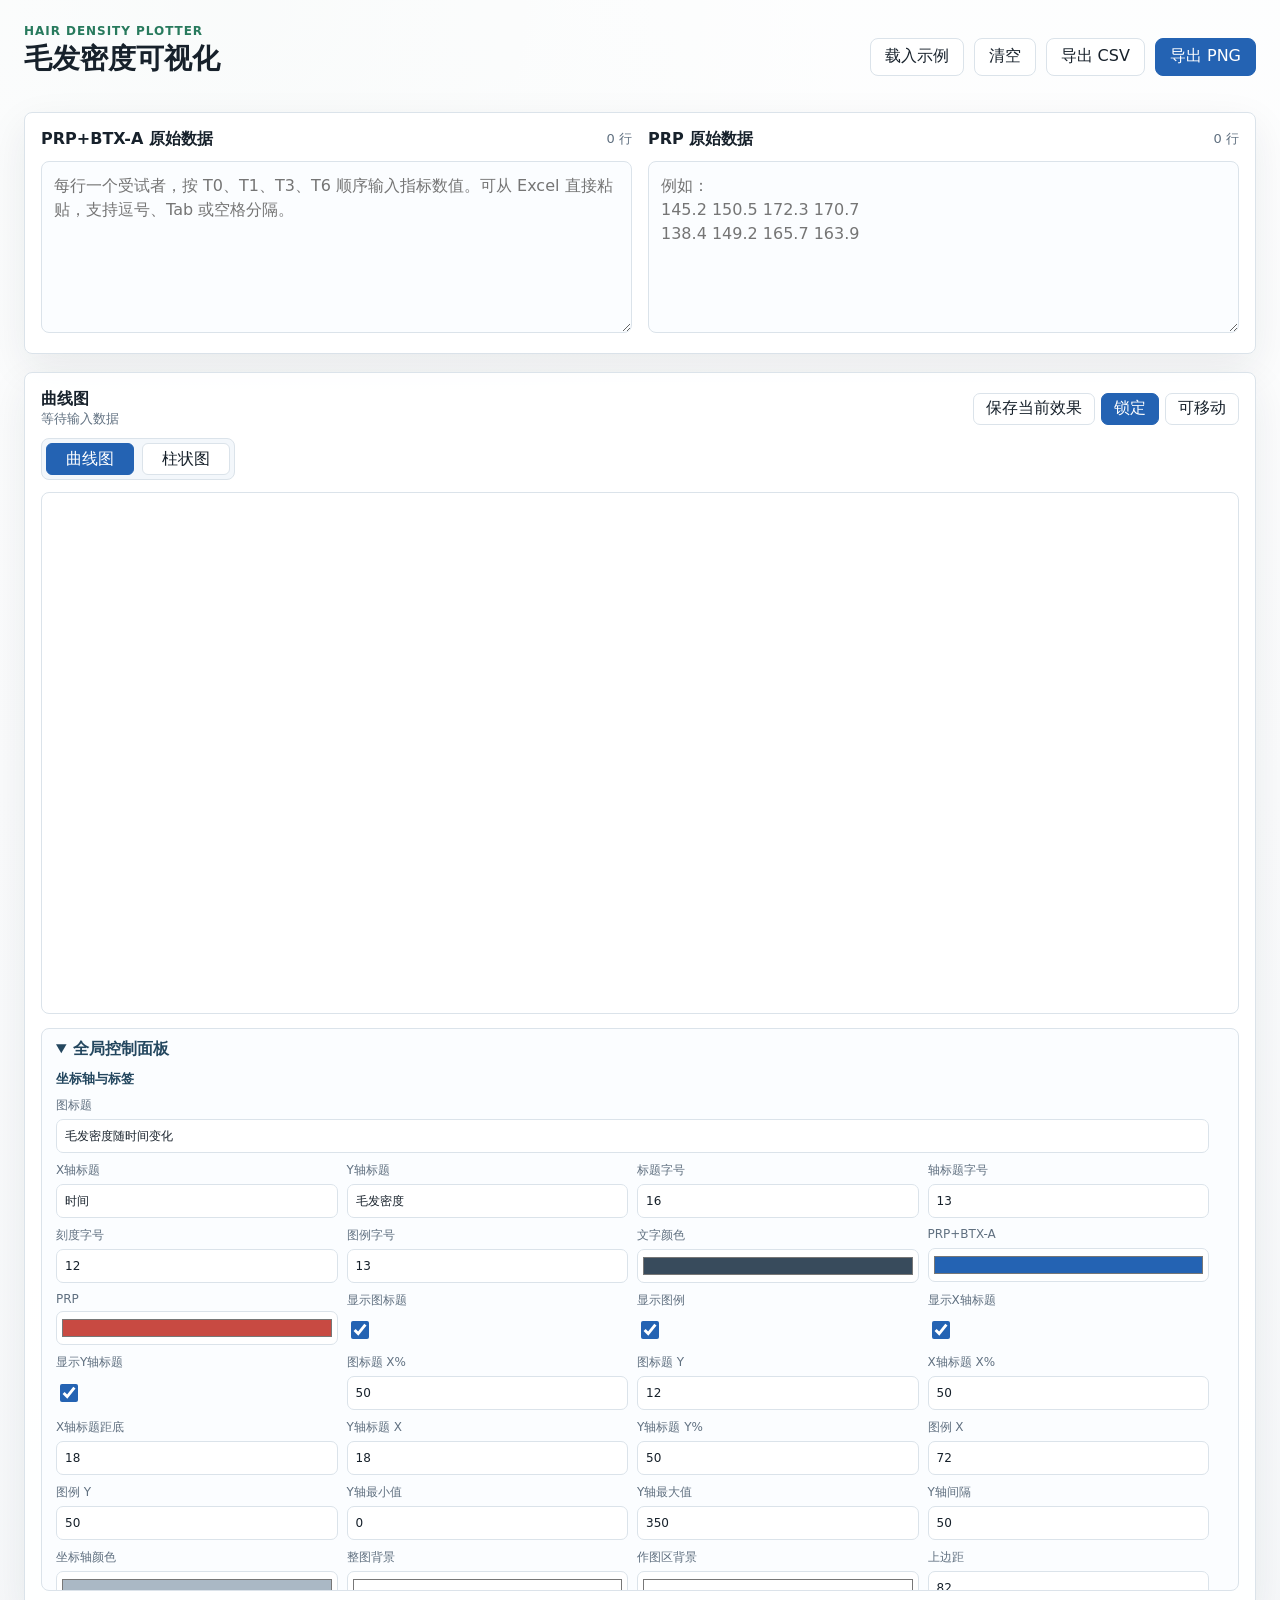
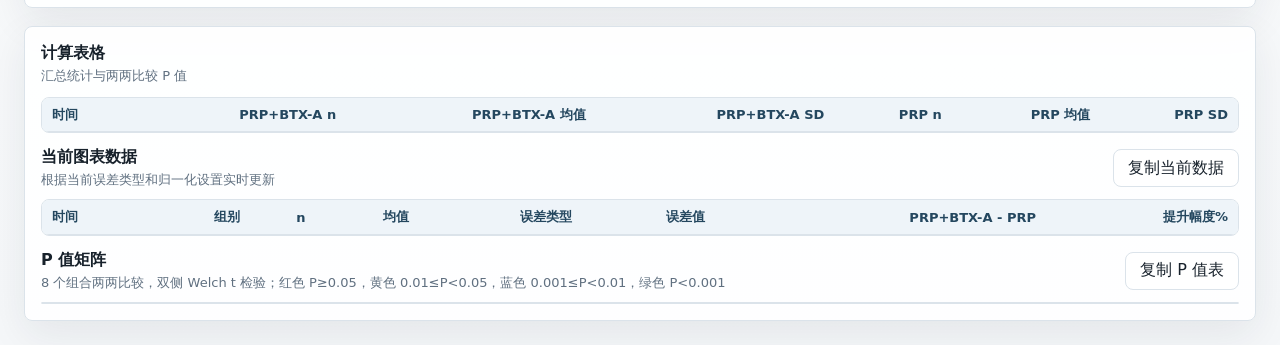
<file: hair-density-web/index.html>
<!doctype html>
<html lang="zh-CN">
  <head>
    <meta charset="UTF-8" />
    <meta name="viewport" content="width=device-width, initial-scale=1.0" />
    <title>毛发密度曲线图工具</title>
    <link rel="stylesheet" href="./styles.css" />
  </head>
  <body>
    <main class="app-shell">
      <section class="workspace">
        <header class="topbar">
          <div>
            <p class="eyebrow">Hair Density Plotter</p>
            <h1 id="appTitle">毛发密度可视化</h1>
          </div>
          <div class="actions">
            <button id="loadExample" type="button">载入示例</button>
            <button id="clearAll" type="button">清空</button>
            <button id="exportCsv" type="button">导出 CSV</button>
            <button id="exportPng" type="button" class="primary">导出 PNG</button>
          </div>
        </header>

        <section id="metricNav" class="metric-nav" aria-label="指标切换"></section>

        <section class="content-flow">
          <section class="data-panel" aria-label="原始数据输入">
            <section class="section-block">
              <div class="section-title">
                <h2 id="expPanelTitle">PRP+BTX-A 原始数据</h2>
                <span id="expStatus">0 行</span>
              </div>
              <textarea
                id="expInput"
                spellcheck="false"
                placeholder="每行一个受试者，按 T0、T1、T3、T6 顺序输入指标数值。可从 Excel 直接粘贴，支持逗号、Tab 或空格分隔。"
              ></textarea>
            </section>

            <section class="section-block">
              <div class="section-title">
                <h2 id="ctrlPanelTitle">PRP 原始数据</h2>
                <span id="ctrlStatus">0 行</span>
              </div>
              <textarea
                id="ctrlInput"
                spellcheck="false"
                placeholder="例如：&#10;145.2 150.5 172.3 170.7&#10;138.4 149.2 165.7 163.9"
              ></textarea>
            </section>

            <section class="section-block compact">
              <div class="switch-row">
                <label><input id="showPoints" type="checkbox" checked /> 显示原始散点</label>
                <label><input id="showSd" type="checkbox" checked /> 显示 SD 误差线</label>
              </div>
              <p class="hint">
                如果粘贴了包含表头的 Excel 区域，程序会优先识别毛发密度的基线、30天、90天、180天列；旧 6 列数据会自动跳过 14天 和 60天。
              </p>
            </section>
          </section>

          <section class="chart-panel" aria-label="曲线图">
            <div class="chart-header">
              <div>
                <h2 id="chartPanelTitle">曲线图</h2>
                <p id="chartSubtitle">等待输入数据</p>
              </div>
              <div class="chart-layout-actions" aria-label="图表效果保存和图中文字移动开关">
                <button id="saveChartEffect" type="button" class="mode-button">保存当前效果</button>
                <button id="lockLayout" type="button" class="mode-button active">锁定</button>
                <button id="unlockLayout" type="button" class="mode-button">可移动</button>
              </div>
            </div>
            <div class="chart-switch" aria-label="图表类型切换">
              <button id="lineChartTab" type="button" class="chart-tab active">曲线图</button>
              <button id="barChartTab" type="button" class="chart-tab">柱状图</button>
            </div>
            <div class="chart-wrap">
              <canvas id="densityChart" width="980" height="520" aria-label="毛发密度曲线图"></canvas>
              <div id="tooltip" class="tooltip" hidden></div>
            </div>
            <details id="lineControlPanel" class="global-control-panel line-control-panel" open>
              <summary>全局控制面板</summary>
              <div class="settings-grid">
                <div class="control-group-title">坐标轴与标签</div>
                <label class="setting wide">
                  <span>图标题</span>
                  <input id="chartTitleInput" type="text" value="毛发密度随时间变化" />
                </label>
                <label class="setting">
                  <span>X轴标题</span>
                  <input id="xAxisTitleInput" type="text" value="时间" />
                </label>
                <label class="setting">
                  <span>Y轴标题</span>
                  <input id="yAxisTitleInput" type="text" value="毛发密度" />
                </label>
                <label class="setting">
                  <span>标题字号</span>
                  <input id="titleSizeInput" type="number" min="10" max="32" value="16" />
                </label>
                <label class="setting">
                  <span>轴标题字号</span>
                  <input id="axisSizeInput" type="number" min="9" max="24" value="13" />
                </label>
                <label class="setting">
                  <span>刻度字号</span>
                  <input id="tickSizeInput" type="number" min="8" max="20" value="12" />
                </label>
                <label class="setting">
                  <span>图例字号</span>
                  <input id="legendSizeInput" type="number" min="8" max="22" value="13" />
                </label>
                <label class="setting">
                  <span>文字颜色</span>
                  <input id="textColorInput" type="color" value="#384b5c" />
                </label>
                <label class="setting">
                  <span>PRP+BTX-A</span>
                  <input id="expColorInput" type="color" value="#2463b3" />
                </label>
                <label class="setting">
                  <span>PRP</span>
                  <input id="ctrlColorInput" type="color" value="#c84a42" />
                </label>
                <label class="setting">
                  <span>显示图标题</span>
                  <input id="showTitleInput" type="checkbox" checked />
                </label>
                <label class="setting">
                  <span>显示图例</span>
                  <input id="showLegendInput" type="checkbox" checked />
                </label>
                <label class="setting">
                  <span>显示X轴标题</span>
                  <input id="showXAxisTitleInput" type="checkbox" checked />
                </label>
                <label class="setting">
                  <span>显示Y轴标题</span>
                  <input id="showYAxisTitleInput" type="checkbox" checked />
                </label>
                <label class="setting">
                  <span>图标题 X%</span>
                  <input id="titleXInput" type="number" min="0" max="100" step="1" value="50" />
                </label>
                <label class="setting">
                  <span>图标题 Y</span>
                  <input id="titleYInput" type="number" min="0" max="120" step="1" value="12" />
                </label>
                <label class="setting">
                  <span>X轴标题 X%</span>
                  <input id="xAxisTitleXInput" type="number" min="0" max="100" step="1" value="50" />
                </label>
                <label class="setting">
                  <span>X轴标题距底</span>
                  <input id="xAxisTitleYInput" type="number" min="0" max="120" step="1" value="18" />
                </label>
                <label class="setting">
                  <span>Y轴标题 X</span>
                  <input id="yAxisTitleXInput" type="number" min="0" max="160" step="1" value="18" />
                </label>
                <label class="setting">
                  <span>Y轴标题 Y%</span>
                  <input id="yAxisTitleYInput" type="number" min="0" max="100" step="1" value="50" />
                </label>
                <label class="setting">
                  <span>图例 X</span>
                  <input id="legendXInput" type="number" min="0" max="2000" step="1" value="72" />
                </label>
                <label class="setting">
                  <span>图例 Y</span>
                  <input id="legendYInput" type="number" min="0" max="2000" step="1" value="50" />
                </label>
                <label class="setting">
                  <span>Y轴最小值</span>
                  <input id="yMinInput" type="number" step="1" value="0" />
                </label>
                <label class="setting">
                  <span>Y轴最大值</span>
                  <input id="yMaxInput" type="number" step="1" value="350" />
                </label>
                <label class="setting">
                  <span>Y轴间隔</span>
                  <input id="yStepInput" type="number" min="0.1" step="1" value="50" />
                </label>
                <label class="setting">
                  <span>坐标轴颜色</span>
                  <input id="axisColorInput" type="color" value="#aab8c5" />
                </label>
                <label class="setting">
                  <span>整图背景</span>
                  <input id="chartBgColorInput" type="color" value="#ffffff" />
                </label>
                <label class="setting">
                  <span>作图区背景</span>
                  <input id="plotBgColorInput" type="color" value="#ffffff" />
                </label>
                <label class="setting">
                  <span>上边距</span>
                  <input id="plotTopInput" type="number" min="40" max="180" step="1" value="82" />
                </label>
                <label class="setting">
                  <span>右边距</span>
                  <input id="plotRightInput" type="number" min="20" max="180" step="1" value="34" />
                </label>
                <label class="setting">
                  <span>下边距</span>
                  <input id="plotBottomInput" type="number" min="40" max="180" step="1" value="72" />
                </label>
                <label class="setting">
                  <span>左边距</span>
                  <input id="plotLeftInput" type="number" min="40" max="180" step="1" value="72" />
                </label>
                <label class="setting">
                  <span>散点透明度</span>
                  <input id="rawPointOpacityInput" type="number" min="0" max="1" step="0.05" value="0.18" />
                </label>
                <label class="setting">
                  <span>散点横向抖动</span>
                  <input id="jitterInput" type="number" min="0" max="8" step="0.1" value="1.7" />
                </label>
                <label class="setting">
                  <span>误差线帽宽</span>
                  <input id="errorCapInput" type="number" min="0" max="20" step="1" value="5" />
                </label>
                <div class="control-group-title">数据系列调整</div>
                <label class="setting">
                  <span>显示 PRP+BTX-A</span>
                  <input id="showExpInput" type="checkbox" checked />
                </label>
                <label class="setting">
                  <span>显示 PRP</span>
                  <input id="showCtrlInput" type="checkbox" checked />
                </label>
                <label class="setting">
                  <span>PRP+BTX-A 线型</span>
                  <select id="expLineStyleInput">
                    <option value="solid">实线</option>
                    <option value="dash">虚线</option>
                    <option value="dot">点线</option>
                    <option value="dashdot">点划线</option>
                  </select>
                </label>
                <label class="setting">
                  <span>PRP 线型</span>
                  <select id="ctrlLineStyleInput">
                    <option value="solid">实线</option>
                    <option value="dash">虚线</option>
                    <option value="dot">点线</option>
                    <option value="dashdot">点划线</option>
                  </select>
                </label>
                <label class="setting">
                  <span>PRP+BTX-A 线条粗细</span>
                  <input id="expLineWidthInput" type="number" min="1" max="6" step="0.5" value="2.4" />
                </label>
                <label class="setting">
                  <span>PRP 线条粗细</span>
                  <input id="ctrlLineWidthInput" type="number" min="1" max="6" step="0.5" value="2.4" />
                </label>
                <label class="setting">
                  <span>PRP+BTX-A 标记</span>
                  <select id="expMarkerStyleInput">
                    <option value="square">方形</option>
                    <option value="circle">圆形</option>
                    <option value="diamond">菱形</option>
                    <option value="triangle">三角形</option>
                    <option value="none">无标记</option>
                  </select>
                </label>
                <label class="setting">
                  <span>PRP 标记</span>
                  <select id="ctrlMarkerStyleInput">
                    <option value="circle">圆形</option>
                    <option value="square">方形</option>
                    <option value="diamond">菱形</option>
                    <option value="triangle">三角形</option>
                    <option value="none">无标记</option>
                  </select>
                </label>
                <label class="setting">
                  <span>PRP+BTX-A 标记大小</span>
                  <input id="expMarkerSizeInput" type="number" min="3" max="15" step="1" value="8" />
                </label>
                <label class="setting">
                  <span>PRP 标记大小</span>
                  <input id="ctrlMarkerSizeInput" type="number" min="3" max="15" step="1" value="8" />
                </label>
                <label class="setting">
                  <span>显示原始散点</span>
                  <input id="showRawPointsInput" type="checkbox" checked />
                </label>
                <label class="setting">
                  <span>数据点数值标签</span>
                  <input id="showValueLabelsInput" type="checkbox" />
                </label>
                <div class="control-group-title">误差棒精细控制</div>
                <label class="setting">
                  <span>显示所有误差棒</span>
                  <input id="showErrorBarsInput" type="checkbox" checked />
                </label>
                <label class="setting">
                  <span>误差棒类型</span>
                  <select id="errorTypeInput">
                    <option value="sd">标准差 SD</option>
                    <option value="sem">标准误 SEM</option>
                    <option value="ci">95% 置信区间 CI</option>
                  </select>
                </label>
                <label class="setting">
                  <span>PRP+BTX-A 误差棒颜色</span>
                  <input id="expErrorColorInput" type="color" value="#2463b3" />
                </label>
                <label class="setting">
                  <span>PRP 误差棒颜色</span>
                  <input id="ctrlErrorColorInput" type="color" value="#c84a42" />
                </label>
                <label class="setting">
                  <span>PRP+BTX-A 误差棒粗细</span>
                  <input id="expErrorWidthInput" type="number" min="1" max="6" step="0.5" value="1.4" />
                </label>
                <label class="setting">
                  <span>PRP 误差棒粗细</span>
                  <input id="ctrlErrorWidthInput" type="number" min="1" max="6" step="0.5" value="1.4" />
                </label>
                <label class="setting">
                  <span>PRP+BTX-A 端帽宽度</span>
                  <input id="expErrorCapInput" type="number" min="0" max="20" step="1" value="5" />
                </label>
                <label class="setting">
                  <span>PRP 端帽宽度</span>
                  <input id="ctrlErrorCapInput" type="number" min="0" max="20" step="1" value="5" />
                </label>
                <div class="control-group-title">坐标轴范围与网格</div>
                <label class="setting">
                  <span>X轴最小值</span>
                  <input id="xMinInput" type="number" step="0.1" value="-0.4" />
                </label>
                <label class="setting">
                  <span>X轴最大值</span>
                  <input id="xMaxInput" type="number" step="0.1" value="6.4" />
                </label>
                <label class="setting">
                  <span>刻度线方向</span>
                  <select id="tickDirectionInput">
                    <option value="out">向外</option>
                    <option value="in">向内</option>
                  </select>
                </label>
                <label class="setting">
                  <span>显示主网格</span>
                  <input id="showMajorGridInput" type="checkbox" />
                </label>
                <label class="setting">
                  <span>显示次网格</span>
                  <input id="showMinorGridInput" type="checkbox" />
                </label>
                <div class="control-group-title">图表样式与主题</div>
                <label class="setting">
                  <span>整体主题</span>
                  <select id="themeInput">
                    <option value="sci">SCI白底浅色</option>
                    <option value="dark">深色暗黑</option>
                    <option value="warm">护眼米黄</option>
                    <option value="contrast">高对比度</option>
                  </select>
                </label>
                <label class="setting">
                  <span>字体</span>
                  <select id="fontFamilyInput">
                    <option value="Arial">Arial</option>
                    <option value="Times New Roman">Times New Roman</option>
                    <option value="Helvetica">Helvetica</option>
                    <option value="SimSun">宋体</option>
                  </select>
                </label>
                <label class="setting">
                  <span>全局字体大小</span>
                  <input id="globalFontSizeInput" type="number" min="10" max="20" step="1" value="13" />
                </label>
                <label class="setting">
                  <span>图例位置</span>
                  <select id="legendPositionInput">
                    <option value="top-left">左上</option>
                    <option value="top-right">右上</option>
                    <option value="bottom-right">右下</option>
                    <option value="bottom-left">左下</option>
                    <option value="top-center">顶部居中</option>
                    <option value="bottom-center">底部居中</option>
                    <option value="custom">自定义坐标</option>
                  </select>
                </label>
                <label class="setting">
                  <span>图例半透明背景</span>
                  <input id="legendTranslucentInput" type="checkbox" />
                </label>
                <label class="setting">
                  <span>图例边框</span>
                  <input id="legendBorderInput" type="checkbox" />
                </label>
                <div class="control-group-title">曲线变换与数学调整</div>
                <label class="setting">
                  <span>平滑曲线</span>
                  <input id="smoothCurveInput" type="checkbox" />
                </label>
                <label class="setting">
                  <span>平滑程度</span>
                  <input id="smoothnessInput" type="number" min="0" max="1" step="0.05" value="0.55" />
                </label>
                <label class="setting">
                  <span>以基线100%归一化</span>
                  <input id="normalizeInput" type="checkbox" />
                </label>
                <div class="control-group-title">交互、导出与智能辅助</div>
                <label class="setting">
                  <span>交互模式</span>
                  <select id="interactionModeInput">
                    <option value="zoom">框选缩放</option>
                    <option value="pan">拖拽平移</option>
                  </select>
                </label>
                <label class="setting">
                  <span>标记最大提升时间点</span>
                  <input id="showMaxImprovementInput" type="checkbox" checked />
                </label>
                <label class="setting">
                  <span>叠加差异趋势</span>
                  <input id="showDifferenceInput" type="checkbox" />
                </label>
                <div class="control-buttons">
                  <button id="resetView" type="button">重置到保存效果</button>
                  <button id="exportPng300" type="button">导出 300DPI PNG</button>
                  <button id="exportSvg" type="button">导出 SVG</button>
                </div>
              </div>
            </details>
            <details id="barControlPanel" class="global-control-panel bar-control-panel" open hidden>
              <summary>柱状图控制面板</summary>
              <div class="settings-grid">
                <div class="control-group-title">坐标轴与标签</div>
                <label class="setting wide">
                  <span>图标题</span>
                  <input id="barChartTitleInput" type="text" value="毛发密度柱状图" />
                </label>
                <label class="setting">
                  <span>X轴标题</span>
                  <input id="barXAxisTitleInput" type="text" value="时间" />
                </label>
                <label class="setting">
                  <span>Y轴标题</span>
                  <input id="barYAxisTitleInput" type="text" value="Hair density (hairs/cm²)" />
                </label>
                <label class="setting">
                  <span>标题字号</span>
                  <input id="barTitleSizeInput" type="number" min="10" max="32" value="16" />
                </label>
                <label class="setting">
                  <span>轴标题字号</span>
                  <input id="barAxisSizeInput" type="number" min="9" max="24" value="13" />
                </label>
                <label class="setting">
                  <span>刻度字号</span>
                  <input id="barTickSizeInput" type="number" min="8" max="20" value="12" />
                </label>
                <label class="setting">
                  <span>图例字号</span>
                  <input id="barLegendSizeInput" type="number" min="8" max="22" value="13" />
                </label>
                <label class="setting">
                  <span>文字颜色</span>
                  <input id="barTextColorInput" type="color" value="#111827" />
                </label>
                <label class="setting">
                  <span>显示图标题</span>
                  <input id="barShowTitleInput" type="checkbox" checked />
                </label>
                <label class="setting">
                  <span>显示图例</span>
                  <input id="barShowLegendInput" type="checkbox" checked />
                </label>
                <label class="setting">
                  <span>显示X轴标题</span>
                  <input id="barShowXAxisTitleInput" type="checkbox" checked />
                </label>
                <label class="setting">
                  <span>显示Y轴标题</span>
                  <input id="barShowYAxisTitleInput" type="checkbox" checked />
                </label>
                <label class="setting">
                  <span>图标题 X%</span>
                  <input id="barTitleXInput" type="number" min="0" max="100" step="1" value="50" />
                </label>
                <label class="setting">
                  <span>图标题 Y</span>
                  <input id="barTitleYInput" type="number" min="0" max="160" step="1" value="14" />
                </label>
                <label class="setting">
                  <span>X轴标题 X%</span>
                  <input id="barXAxisTitleXInput" type="number" min="0" max="100" step="1" value="50" />
                </label>
                <label class="setting">
                  <span>X轴标题距底</span>
                  <input id="barXAxisTitleYInput" type="number" min="0" max="160" step="1" value="18" />
                </label>
                <label class="setting">
                  <span>Y轴标题 X</span>
                  <input id="barYAxisTitleXInput" type="number" min="0" max="240" step="1" value="18" />
                </label>
                <label class="setting">
                  <span>Y轴标题 Y%</span>
                  <input id="barYAxisTitleYInput" type="number" min="0" max="100" step="1" value="50" />
                </label>
                <label class="setting">
                  <span>图例 X</span>
                  <input id="barLegendXInput" type="number" min="0" max="2000" step="1" value="72" />
                </label>
                <label class="setting">
                  <span>图例 Y</span>
                  <input id="barLegendYInput" type="number" min="0" max="2000" step="1" value="50" />
                </label>
                <label class="setting">
                  <span>Y轴最小值</span>
                  <input id="barYMinInput" type="number" step="1" value="0" />
                </label>
                <label class="setting">
                  <span>Y轴最大值</span>
                  <input id="barYMaxInput" type="number" step="1" value="350" />
                </label>
                <label class="setting">
                  <span>Y轴间隔</span>
                  <input id="barYStepInput" type="number" min="0.1" step="1" value="50" />
                </label>
                <label class="setting">
                  <span>X轴最小值</span>
                  <input id="barXMinInput" type="number" step="0.1" value="-0.7" />
                </label>
                <label class="setting">
                  <span>X轴最大值</span>
                  <input id="barXMaxInput" type="number" step="0.1" value="6.7" />
                </label>
                <label class="setting">
                  <span>坐标轴颜色</span>
                  <input id="barAxisColorInput" type="color" value="#111827" />
                </label>
                <label class="setting">
                  <span>整图背景</span>
                  <input id="barChartBgColorInput" type="color" value="#ffffff" />
                </label>
                <label class="setting">
                  <span>作图区背景</span>
                  <input id="barPlotBgColorInput" type="color" value="#ffffff" />
                </label>
                <label class="setting">
                  <span>上边距</span>
                  <input id="barPlotTopInput" type="number" min="40" max="220" step="1" value="82" />
                </label>
                <label class="setting">
                  <span>右边距</span>
                  <input id="barPlotRightInput" type="number" min="10" max="240" step="1" value="34" />
                </label>
                <label class="setting">
                  <span>下边距</span>
                  <input id="barPlotBottomInput" type="number" min="40" max="220" step="1" value="72" />
                </label>
                <label class="setting">
                  <span>左边距</span>
                  <input id="barPlotLeftInput" type="number" min="40" max="240" step="1" value="72" />
                </label>

                <div class="control-group-title">柱状图数据系列</div>
                <label class="setting">
                  <span>显示 PRP+BTX-A</span>
                  <input id="barShowExpInput" type="checkbox" checked />
                </label>
                <label class="setting">
                  <span>显示 PRP</span>
                  <input id="barShowCtrlInput" type="checkbox" checked />
                </label>
                <label class="setting">
                  <span>PRP+BTX-A 柱颜色</span>
                  <input id="barExpColorInput" type="color" value="#0078ff" />
                </label>
                <label class="setting">
                  <span>PRP 柱颜色</span>
                  <input id="barCtrlColorInput" type="color" value="#ff0000" />
                </label>
                <label class="setting">
                  <span>柱宽</span>
                  <input id="barWidthInput" type="number" min="6" max="80" step="1" value="34" />
                </label>
                <label class="setting">
                  <span>组内间距</span>
                  <input id="barGapInput" type="number" min="0" max="40" step="1" value="8" />
                </label>
                <label class="setting">
                  <span>柱透明度</span>
                  <input id="barOpacityInput" type="number" min="0.1" max="1" step="0.05" value="0.82" />
                </label>
                <label class="setting">
                  <span>柱边框粗细</span>
                  <input id="barBorderWidthInput" type="number" min="0" max="6" step="0.5" value="0" />
                </label>
                <label class="setting">
                  <span>显示原始散点</span>
                  <input id="barShowRawPointsInput" type="checkbox" checked />
                </label>
                <label class="setting">
                  <span>显示数值标签</span>
                  <input id="barShowValueLabelsInput" type="checkbox" />
                </label>
                <label class="setting">
                  <span>散点透明度</span>
                  <input id="barRawPointOpacityInput" type="number" min="0" max="1" step="0.05" value="0.18" />
                </label>
                <label class="setting">
                  <span>散点横向抖动</span>
                  <input id="barJitterInput" type="number" min="0" max="16" step="0.1" value="2.2" />
                </label>

                <div class="control-group-title">误差棒</div>
                <label class="setting">
                  <span>显示所有误差棒</span>
                  <input id="barShowErrorBarsInput" type="checkbox" checked />
                </label>
                <label class="setting">
                  <span>误差棒类型</span>
                  <select id="barErrorTypeInput">
                    <option value="sd">标准差 SD</option>
                    <option value="sem">标准误 SEM</option>
                    <option value="ci">95% 置信区间 CI</option>
                  </select>
                </label>
                <label class="setting">
                  <span>PRP+BTX-A 误差棒颜色</span>
                  <input id="barExpErrorColorInput" type="color" value="#0078ff" />
                </label>
                <label class="setting">
                  <span>PRP 误差棒颜色</span>
                  <input id="barCtrlErrorColorInput" type="color" value="#ff0000" />
                </label>
                <label class="setting">
                  <span>PRP+BTX-A 误差棒粗细</span>
                  <input id="barExpErrorWidthInput" type="number" min="1" max="6" step="0.5" value="1.4" />
                </label>
                <label class="setting">
                  <span>PRP 误差棒粗细</span>
                  <input id="barCtrlErrorWidthInput" type="number" min="1" max="6" step="0.5" value="1.4" />
                </label>
                <label class="setting">
                  <span>PRP+BTX-A 端帽宽度</span>
                  <input id="barExpErrorCapInput" type="number" min="0" max="30" step="1" value="7" />
                </label>
                <label class="setting">
                  <span>PRP 端帽宽度</span>
                  <input id="barCtrlErrorCapInput" type="number" min="0" max="30" step="1" value="7" />
                </label>

                <div class="control-group-title">图表样式与主题</div>
                <label class="setting">
                  <span>整体主题</span>
                  <select id="barThemeInput">
                    <option value="sci">SCI白底浅色</option>
                    <option value="dark">深色暗黑</option>
                    <option value="warm">护眼米黄</option>
                    <option value="contrast">高对比度</option>
                  </select>
                </label>
                <label class="setting">
                  <span>字体</span>
                  <select id="barFontFamilyInput">
                    <option value="Arial">Arial</option>
                    <option value="Times New Roman">Times New Roman</option>
                    <option value="Helvetica">Helvetica</option>
                    <option value="SimSun">宋体</option>
                  </select>
                </label>
                <label class="setting">
                  <span>全局字体大小</span>
                  <input id="barGlobalFontSizeInput" type="number" min="10" max="20" step="1" value="13" />
                </label>
                <label class="setting">
                  <span>图例位置</span>
                  <select id="barLegendPositionInput">
                    <option value="top-left">左上</option>
                    <option value="top-right">右上</option>
                    <option value="bottom-right">右下</option>
                    <option value="bottom-left">左下</option>
                    <option value="top-center">顶部居中</option>
                    <option value="bottom-center">底部居中</option>
                    <option value="custom">自定义坐标</option>
                  </select>
                </label>
                <label class="setting">
                  <span>图例半透明背景</span>
                  <input id="barLegendTranslucentInput" type="checkbox" />
                </label>
                <label class="setting">
                  <span>图例边框</span>
                  <input id="barLegendBorderInput" type="checkbox" />
                </label>
                <label class="setting">
                  <span>刻度线方向</span>
                  <select id="barTickDirectionInput">
                    <option value="out">向外</option>
                    <option value="in">向内</option>
                  </select>
                </label>
                <label class="setting">
                  <span>显示主网格</span>
                  <input id="barShowMajorGridInput" type="checkbox" />
                </label>
                <label class="setting">
                  <span>显示次网格</span>
                  <input id="barShowMinorGridInput" type="checkbox" />
                </label>
                <label class="setting">
                  <span>以基线100%归一化</span>
                  <input id="barNormalizeInput" type="checkbox" />
                </label>
                <label class="setting">
                  <span>标记最大提升时间点</span>
                  <input id="barShowMaxImprovementInput" type="checkbox" checked />
                </label>
                <div class="control-buttons">
                  <button id="barResetView" type="button">重置到保存效果</button>
                  <button id="barExportPng300" type="button">导出 300DPI PNG</button>
                  <button id="barExportSvg" type="button">导出 SVG</button>
                </div>
              </div>
            </details>
          </section>

          <section class="tables-panel" aria-label="计算表格">
            <div class="table-section-header">
              <div>
                <h2>计算表格</h2>
                <p>汇总统计与两两比较 P 值</p>
              </div>
            </div>
            <div class="summary-wrap">
              <table>
                <thead>
                  <tr>
                    <th>时间</th>
                    <th>PRP+BTX-A n</th>
                    <th>PRP+BTX-A 均值</th>
                    <th>PRP+BTX-A SD</th>
                    <th>PRP n</th>
                    <th>PRP 均值</th>
                    <th>PRP SD</th>
                  </tr>
                </thead>
                <tbody id="summaryBody"></tbody>
              </table>
            </div>
            <section class="current-data-section">
              <div class="pvalue-header">
                <div>
                  <h2>当前图表数据</h2>
                  <p>根据当前误差类型和归一化设置实时更新</p>
                </div>
                <button id="copyCurrentData" type="button">复制当前数据</button>
              </div>
              <div class="summary-wrap">
                <table id="currentDataTable" class="copyable-table">
                  <thead>
                    <tr>
                      <th>时间</th>
                      <th>组别</th>
                      <th>n</th>
                      <th>均值</th>
                      <th>误差类型</th>
                      <th>误差值</th>
                      <th>PRP+BTX-A - PRP</th>
                      <th>提升幅度%</th>
                    </tr>
                  </thead>
                  <tbody id="currentDataBody"></tbody>
                </table>
              </div>
            </section>
            <section class="pvalue-section">
              <div class="pvalue-header">
                <div>
                  <h2>P 值矩阵</h2>
                  <p>8 个组合两两比较，双侧 Welch t 检验；红色 P≥0.05，黄色 0.01≤P&lt;0.05，蓝色 0.001≤P&lt;0.01，绿色 P&lt;0.001</p>
                </div>
                <button id="copyPValues" type="button">复制 P 值表</button>
              </div>
              <div class="pvalue-wrap">
                <table id="pvalueTable" class="copyable-table">
                  <thead id="pvalueHead"></thead>
                  <tbody id="pvalueBody"></tbody>
                </table>
              </div>
            </section>
          </section>
        </section>
      </section>
    </main>
    <script src="./metric-presets.js"></script>
    <script src="./app.js"></script>
  </body>
</html>
</file>
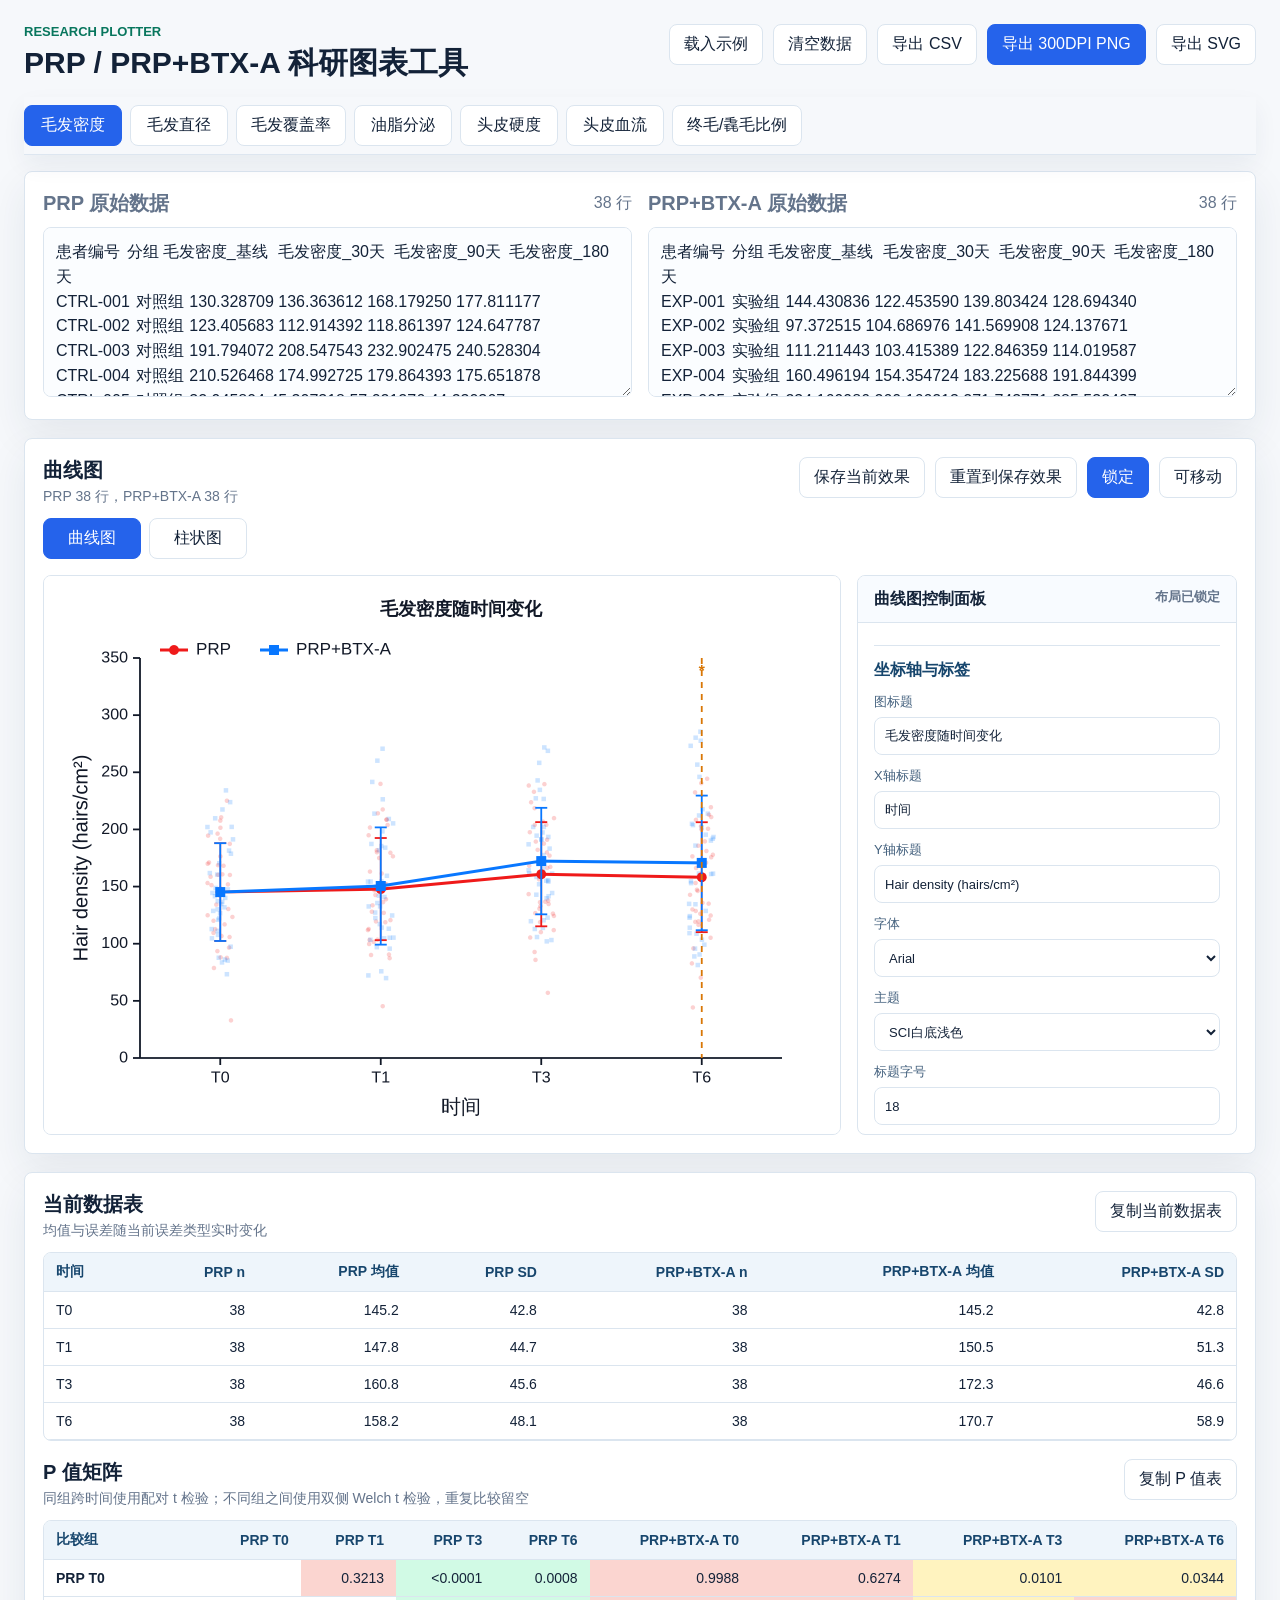
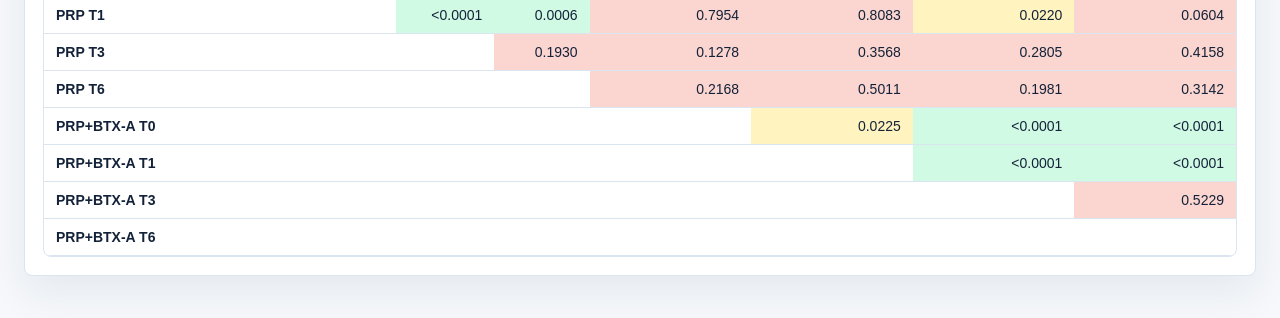
<file: hair-density-web/research-plotter.html>
<!doctype html>
<html lang="zh-CN">
<head>
  <meta charset="UTF-8" />
  <meta name="viewport" content="width=device-width, initial-scale=1.0" />
  <title>科研图表工具</title>
  <style>
    :root {
      --bg: #f6f8fb;
      --panel: #ffffff;
      --line: #dbe5ef;
      --text: #132238;
      --muted: #64748b;
      --accent: #2563eb;
      --accent-soft: #e8f0ff;
      --danger: #d92d20;
      --radius: 8px;
      --shadow: 0 16px 40px rgba(25, 45, 77, 0.08);
    }
    * { box-sizing: border-box; }
    [hidden] { display: none !important; }
    body {
      margin: 0;
      background: var(--bg);
      color: var(--text);
      font-family: Arial, "Microsoft YaHei", sans-serif;
      letter-spacing: 0;
    }
    button, input, select, textarea {
      font: inherit;
    }
    button {
      border: 1px solid var(--line);
      background: #fff;
      color: var(--text);
      border-radius: 8px;
      padding: 9px 14px;
      cursor: pointer;
    }
    button.active, button.primary {
      background: var(--accent);
      border-color: var(--accent);
      color: #fff;
    }
    button:disabled { opacity: .55; cursor: not-allowed; }
    .app {
      max-width: 1380px;
      margin: 0 auto;
      padding: 24px;
    }
    .topbar {
      display: flex;
      align-items: flex-start;
      justify-content: space-between;
      gap: 18px;
      margin-bottom: 16px;
    }
    .eyebrow {
      margin: 0 0 6px;
      color: #08765d;
      font-size: 13px;
      font-weight: 800;
      text-transform: uppercase;
    }
    h1 {
      margin: 0;
      font-size: 30px;
      line-height: 1.2;
    }
    h2 {
      margin: 0;
      font-size: 20px;
    }
    h3 {
      margin: 0 0 12px;
      font-size: 16px;
    }
    .actions, .row-actions {
      display: flex;
      flex-wrap: wrap;
      gap: 10px;
      justify-content: flex-end;
    }
    .metric-nav, .chart-tabs {
      display: flex;
      flex-wrap: wrap;
      gap: 8px;
      margin-bottom: 16px;
    }
    .metric-nav {
      position: sticky;
      top: 0;
      z-index: 40;
      align-items: center;
      padding: 8px 0;
      background: rgba(246, 248, 251, 0.96);
      backdrop-filter: blur(10px);
      border-bottom: 1px solid rgba(219, 229, 239, 0.9);
      box-shadow: 0 10px 24px rgba(25, 45, 77, 0.06);
    }
    .metric-nav button, .chart-tabs button {
      min-width: 98px;
      background: #fff;
    }
    .metric-nav button.active, .chart-tabs button.active {
      background: var(--accent);
      color: #fff;
      border-color: var(--accent);
    }
    .panel {
      background: var(--panel);
      border: 1px solid var(--line);
      border-radius: var(--radius);
      box-shadow: var(--shadow);
      padding: 18px;
      margin-bottom: 18px;
    }
    .data-grid {
      display: grid;
      grid-template-columns: 1fr 1fr;
      gap: 16px;
    }
    .data-head {
      display: flex;
      align-items: center;
      justify-content: space-between;
      margin-bottom: 10px;
      color: var(--muted);
    }
    textarea {
      width: 100%;
      min-height: 170px;
      resize: vertical;
      border: 1px solid var(--line);
      border-radius: 8px;
      padding: 12px;
      color: var(--text);
      background: #fbfdff;
      line-height: 1.55;
      tab-size: 2;
    }
    .chart-header, .table-header {
      display: flex;
      align-items: flex-start;
      justify-content: space-between;
      gap: 16px;
      margin-bottom: 12px;
    }
    .subtitle {
      margin: 4px 0 0;
      color: var(--muted);
      font-size: 14px;
    }
    .chart-wrap {
      position: relative;
      border: 1px solid var(--line);
      border-radius: 8px;
      background: #fff;
      overflow: hidden;
      height: 560px;
    }
    .chart-workspace {
      display: grid;
      grid-template-columns: minmax(0, 1fr) minmax(320px, 380px);
      gap: 16px;
      align-items: stretch;
    }
    canvas {
      display: block;
      width: 100%;
      height: 100%;
      touch-action: none;
    }
    .tooltip {
      position: absolute;
      z-index: 5;
      min-width: 160px;
      max-width: 260px;
      transform: translate(12px, 12px);
      pointer-events: none;
      background: rgba(15, 23, 42, .92);
      color: #fff;
      border-radius: 8px;
      padding: 10px 12px;
      font-size: 13px;
      line-height: 1.45;
    }
    .control-panel {
      border: 1px solid var(--line);
      border-radius: 8px;
      background: #fff;
      overflow: hidden;
      display: flex;
      flex-direction: column;
      min-height: 0;
      height: 560px;
    }
    .control-title {
      display: flex;
      align-items: center;
      justify-content: space-between;
      padding: 12px 16px;
      border-bottom: 1px solid var(--line);
      font-weight: 800;
      background: #f8fbff;
    }
    .control-scroll {
      flex: 1;
      min-height: 0;
      max-height: none;
      overflow: auto;
      padding: 16px;
    }
    .control-grid {
      display: grid;
      grid-template-columns: 1fr;
      gap: 12px;
    }
    .control-section {
      grid-column: 1 / -1;
      margin-top: 6px;
      padding-top: 14px;
      border-top: 1px solid var(--line);
      font-weight: 800;
      color: #17466d;
    }
    .field {
      display: grid;
      gap: 6px;
      color: #45627f;
      font-size: 13px;
    }
    .field.wide { grid-column: auto; }
    .field input, .field select {
      width: 100%;
      min-height: 38px;
      border: 1px solid var(--line);
      border-radius: 8px;
      padding: 8px 10px;
      background: #fff;
      color: var(--text);
    }
    .field input[type="checkbox"] {
      width: 22px;
      min-height: 22px;
      padding: 0;
    }
    .field input[type="color"] {
      padding: 3px;
    }
    .annotation-actions {
      grid-column: 1 / -1;
      display: flex;
      flex-wrap: wrap;
      gap: 10px;
      align-items: center;
    }
    .annotation-card {
      grid-column: 1 / -1;
      display: grid;
      grid-template-columns: repeat(2, minmax(120px, 1fr));
      gap: 10px;
      border: 1px solid var(--line);
      border-radius: 8px;
      padding: 12px;
      background: #fbfdff;
    }
    .annotation-title {
      grid-column: 1 / -1;
      display: flex;
      align-items: center;
      justify-content: space-between;
      gap: 12px;
      font-weight: 800;
      color: #17466d;
    }
    .annotation-title button {
      padding: 6px 10px;
    }
    .hint {
      grid-column: 1 / -1;
      color: var(--muted);
      font-size: 13px;
      margin: 0;
    }
    .tables {
      display: grid;
      gap: 18px;
    }
    .table-wrap {
      overflow: auto;
      border: 1px solid var(--line);
      border-radius: 8px;
      background: #fff;
    }
    table {
      width: 100%;
      border-collapse: collapse;
      min-width: 760px;
      font-size: 14px;
    }
    th, td {
      border-bottom: 1px solid var(--line);
      padding: 10px 12px;
      text-align: right;
      white-space: nowrap;
    }
    th:first-child, td:first-child { text-align: left; }
    thead th {
      background: #eef5fb;
      color: #17466d;
      font-weight: 800;
    }
    .p-none { background: #fbd5d0; }
    .p-sig { background: #fff3bf; }
    .p-high { background: #dbeafe; }
    .p-vhigh { background: #d1fae5; }
    .status {
      min-height: 22px;
      color: var(--muted);
      font-size: 13px;
    }
    @media (max-width: 980px) {
      .topbar, .chart-header, .table-header { display: grid; }
      .actions, .row-actions { justify-content: flex-start; }
      .data-grid, .chart-workspace, .control-grid, .annotation-card { grid-template-columns: 1fr; }
      .field.wide { grid-column: auto; }
      .chart-wrap, .control-panel { height: 470px; }
    }
  </style>
</head>
<body>
  <main class="app">
    <header class="topbar">
      <div>
        <p class="eyebrow">Research Plotter</p>
        <h1>PRP / PRP+BTX-A 科研图表工具</h1>
      </div>
      <div class="actions">
        <button id="loadExample" type="button">载入示例</button>
        <button id="clearData" type="button">清空数据</button>
        <button id="exportCsv" type="button">导出 CSV</button>
        <button id="exportPng" type="button" class="primary">导出 300DPI PNG</button>
        <button id="exportSvg" type="button">导出 SVG</button>
      </div>
    </header>

    <nav id="metricNav" class="metric-nav" aria-label="指标切换"></nav>

    <section class="panel">
      <div id="standardDataGrid" class="data-grid">
        <div>
          <div class="data-head">
            <h2>PRP 原始数据</h2>
            <span id="prpStatus">0 行</span>
          </div>
          <textarea id="prpInput" spellcheck="false"></textarea>
        </div>
        <div>
          <div class="data-head">
            <h2>PRP+BTX-A 原始数据</h2>
            <span id="expStatus">0 行</span>
          </div>
          <textarea id="expInput" spellcheck="false"></textarea>
        </div>
      </div>
      <div id="dualDataGrid" class="data-grid" hidden>
        <div>
          <div class="data-head">
            <h2>PRP 终毛比例</h2>
            <span id="prpTerminalStatus">0 行</span>
          </div>
          <textarea id="prpTerminalInput" spellcheck="false"></textarea>
        </div>
        <div>
          <div class="data-head">
            <h2>PRP 毳毛比例</h2>
            <span id="prpVellusStatus">0 行</span>
          </div>
          <textarea id="prpVellusInput" spellcheck="false"></textarea>
        </div>
        <div>
          <div class="data-head">
            <h2>PRP+BTX-A 终毛比例</h2>
            <span id="expTerminalStatus">0 行</span>
          </div>
          <textarea id="expTerminalInput" spellcheck="false"></textarea>
        </div>
        <div>
          <div class="data-head">
            <h2>PRP+BTX-A 毳毛比例</h2>
            <span id="expVellusStatus">0 行</span>
          </div>
          <textarea id="expVellusInput" spellcheck="false"></textarea>
        </div>
      </div>
    </section>

    <section class="panel">
      <div class="chart-header">
        <div>
          <h2 id="chartHeading">曲线图</h2>
          <p id="chartSubtitle" class="subtitle">等待输入数据</p>
        </div>
        <div class="row-actions">
          <button id="saveEffect" type="button">保存当前效果</button>
          <button id="resetEffect" type="button">重置到保存效果</button>
          <button id="lockLayout" type="button" class="active">锁定</button>
          <button id="unlockLayout" type="button">可移动</button>
        </div>
      </div>
      <div class="chart-tabs">
        <button id="lineTab" type="button" class="active">曲线图</button>
        <button id="barTab" type="button">柱状图</button>
      </div>
      <div class="chart-workspace">
        <div class="chart-wrap">
          <canvas id="chart" width="1100" height="560"></canvas>
          <div id="tooltip" class="tooltip" hidden></div>
        </div>
        <section class="control-panel">
          <div class="control-title">
            <span id="controlTitle">曲线图控制面板</span>
            <span class="status" id="controlStatus"></span>
          </div>
          <div class="control-scroll">
            <div id="controls" class="control-grid"></div>
          </div>
        </section>
      </div>
    </section>

    <section class="panel tables">
      <div>
        <div class="table-header">
          <div>
            <h2>当前数据表</h2>
            <p class="subtitle">均值与误差随当前误差类型实时变化</p>
          </div>
          <button id="copySummary" type="button">复制当前数据表</button>
        </div>
        <div id="summaryTable" class="table-wrap"></div>
      </div>
      <div>
        <div class="table-header">
          <div>
            <h2>P 值矩阵</h2>
            <p class="subtitle">同组跨时间使用配对 t 检验；不同组之间使用双侧 Welch t 检验，重复比较留空</p>
          </div>
          <button id="copyPValues" type="button">复制 P 值表</button>
        </div>
        <div id="pValueTable" class="table-wrap"></div>
      </div>
    </section>
  </main>

  <script>
    const TIMES = [
      { label: "T0", x: 1 },
      { label: "T1", x: 2 },
      { label: "T3", x: 3 },
      { label: "T6", x: 4 },
    ];

    const RAW_PRESETS =     {
          "density": {
                "prp": "患者编号\t分组\t毛发密度_基线\t毛发密度_30天\t毛发密度_90天\t毛发密度_180天\nCTRL-001\t对照组\t130.328709\t136.363612\t168.179250\t177.811177\nCTRL-002\t对照组\t123.405683\t112.914392\t118.861397\t124.647787\nCTRL-003\t对照组\t191.794072\t208.547543\t232.902475\t240.528304\nCTRL-004\t对照组\t210.526468\t174.992725\t179.864393\t175.651878\nCTRL-005\t对照组\t32.945894\t45.307318\t57.021276\t44.230367\nCTRL-006\t对照组\t201.477441\t201.658466\t197.572883\t202.859427\nCTRL-007\t对照组\t187.338769\t176.464771\t204.050640\t208.364555\nCTRL-008\t对照组\t112.724355\t111.941261\t126.346276\t126.235150\nCTRL-009\t对照组\t96.579472\t90.520960\t110.155010\t95.900594\nCTRL-010\t对照组\t169.964214\t163.118147\t177.097848\t171.881259\nCTRL-011\t对照组\t142.200935\t127.986390\t136.283974\t116.522410\nCTRL-012\t对照组\t176.439426\t217.478628\t223.740727\t181.134293\nCTRL-013\t对照组\t225.106518\t239.860749\t239.598548\t244.347665\nCTRL-014\t对照组\t116.867202\t99.735359\t111.867229\t119.524712\nCTRL-015\t对照组\t196.276499\t208.568929\t218.576736\t210.810830\nCTRL-016\t对照组\t105.841055\t101.622194\t105.394311\t105.209073\nCTRL-017\t对照组\t93.537321\t119.466376\t137.832663\t146.161829\nCTRL-018\t对照组\t148.429983\t142.648283\t156.403712\t166.247604\nCTRL-019\t对照组\t171.043004\t179.556422\t209.876906\t219.428333\nCTRL-020\t对照组\t78.735353\t87.334565\t92.731351\t70.310526\nCTRL-021\t对照组\t87.628875\t103.545944\t124.287548\t120.936351\nCTRL-022\t对照组\t88.086786\t90.134832\t85.838931\t82.743626\nCTRL-023\t对照组\t207.704395\t214.073922\t238.390076\t232.417433\nCTRL-024\t对照组\t160.172846\t147.327640\t132.873234\t142.761759\nCTRL-025\t对照组\t134.203112\t120.604273\t143.391546\t147.209298\nCTRL-026\t对照组\t109.460062\t103.318395\t130.580776\t135.772431\nCTRL-027\t对照组\t106.712623\t118.795972\t126.758499\t129.969768\nCTRL-028\t对照组\t160.276375\t194.874025\t203.902938\t212.837547\nCTRL-029\t对照组\t168.184795\t152.089103\t158.587725\t153.144336\nCTRL-030\t对照组\t153.092624\t138.916264\t166.339437\t135.052798\nCTRL-031\t对照组\t151.251271\t146.658579\t167.202500\t170.865381\nCTRL-032\t对照组\t151.913388\t180.046328\t189.378764\t185.746233\nCTRL-033\t对照组\t168.727100\t161.415704\t187.581816\t176.425357\nCTRL-034\t对照组\t124.879485\t133.579230\t134.760432\t128.658511\nCTRL-035\t对照组\t160.697097\t152.385145\t182.152014\t189.546148\nCTRL-036\t对照组\t120.054226\t126.996056\t136.719233\t119.124375\nCTRL-037\t对照组\t194.590941\t203.867274\t190.992067\t200.008791\nCTRL-038\t对照组\t158.616480\t181.752147\t206.804856\t200.610284",
                "exp": "患者编号\t分组\t毛发密度_基线\t毛发密度_30天\t毛发密度_90天\t毛发密度_180天\nEXP-001\t实验组\t144.430836\t122.453590\t139.803424\t128.694340\nEXP-002\t实验组\t97.372515\t104.686976\t141.569908\t124.137671\nEXP-003\t实验组\t111.211443\t103.415389\t122.846359\t114.019587\nEXP-004\t实验组\t160.496194\t154.354724\t183.225688\t191.844399\nEXP-005\t实验组\t234.169986\t260.166213\t271.743771\t285.532407\nEXP-006\t实验组\t209.752834\t226.347382\t242.879096\t273.155534\nEXP-007\t实验组\t144.816623\t127.256472\t158.420143\t134.532322\nEXP-008\t实验组\t120.947238\t105.338369\t120.516264\t109.244901\nEXP-009\t实验组\t130.080657\t135.597181\t152.032753\t154.606619\nEXP-010\t实验组\t137.164361\t140.865609\t155.427623\t160.945940\nEXP-011\t实验组\t83.626205\t96.982784\t113.846897\t103.503149\nEXP-012\t实验组\t122.311777\t132.611154\t164.233122\t170.754271\nEXP-013\t实验组\t141.543852\t149.827021\t186.982239\t195.408885\nEXP-014\t实验组\t107.715401\t114.085471\t144.354408\t134.867280\nEXP-015\t实验组\t197.453852\t213.833583\t227.228626\t217.696557\nEXP-016\t实验组\t87.714598\t95.692752\t112.892340\t95.723212\nEXP-017\t实验组\t134.692638\t142.041907\t161.341265\t161.450137\nEXP-018\t实验组\t147.511130\t159.430349\t193.455829\t193.382653\nEXP-019\t实验组\t170.420384\t184.044935\t197.336990\t212.197876\nEXP-020\t实验组\t86.133121\t69.898254\t103.195559\t81.352782\nEXP-021\t实验组\t85.218030\t72.257640\t102.067617\t88.885023\nEXP-022\t实验组\t178.756166\t185.431040\t191.385982\t201.792540\nEXP-023\t实验组\t181.487903\t187.285298\t202.164564\t213.827392\nEXP-024\t实验组\t161.802679\t181.829855\t194.551788\t190.263477\nEXP-025\t实验组\t126.613743\t117.157565\t155.137460\t122.741242\nEXP-026\t实验组\t202.100221\t205.288728\t226.688385\t245.977463\nEXP-027\t实验组\t136.575868\t124.725816\t161.504268\t161.329779\nEXP-028\t实验组\t128.711935\t132.679207\t154.329590\t153.018106\nEXP-029\t实验组\t140.084251\t154.348147\t191.067951\t203.805033\nEXP-030\t实验组\t104.711612\t113.137807\t142.872831\t108.730459\nEXP-031\t实验组\t191.308235\t198.311577\t202.163458\t204.926377\nEXP-032\t实验组\t112.796341\t105.220721\t119.682696\t99.170115\nEXP-033\t实验组\t131.850709\t150.182839\t165.701513\t158.255626\nEXP-034\t实验组\t73.301416\t75.876161\t105.840092\t90.584581\nEXP-035\t实验组\t148.786623\t154.551011\t177.554483\t185.843818\nEXP-036\t实验组\t223.870506\t270.620765\t258.265160\t277.612392\nEXP-037\t实验组\t217.464291\t241.558553\t268.781372\t280.270282\nEXP-038\t实验组\t202.223627\t209.170069\t234.610584\t256.706929"
          },
          "diameter": {
                "prp": "患者编号\t分组\t毛发直径_基线\t毛发直径_30天\t毛发直径_90天\t毛发直径_180天\nCTRL-001\t对照组\t64.070658\t61.794285\t68.147368\t67.878274\nCTRL-002\t对照组\t59.436294\t59.829940\t67.219197\t70.783935\nCTRL-003\t对照组\t50.612632\t51.175864\t53.336790\t47.954863\nCTRL-004\t对照组\t51.009085\t53.849450\t57.789226\t58.423934\nCTRL-005\t对照组\t34.745799\t39.051734\t46.122684\t40.801347\nCTRL-006\t对照组\t53.987673\t56.965868\t69.443833\t67.118689\nCTRL-007\t对照组\t67.876110\t61.850794\t63.622714\t67.054337\nCTRL-008\t对照组\t53.510023\t50.402448\t61.533468\t63.471679\nCTRL-009\t对照组\t35.342366\t38.953737\t41.148506\t36.056311\nCTRL-010\t对照组\t90.473411\t88.827992\t106.022014\t112.967499\nCTRL-011\t对照组\t63.665761\t65.713408\t74.810396\t78.642041\nCTRL-012\t对照组\t53.507952\t64.359577\t70.691824\t74.310638\nCTRL-013\t对照组\t56.821200\t58.733768\t58.537340\t46.689512\nCTRL-014\t对照组\t63.635259\t58.912927\t57.956997\t54.047850\nCTRL-015\t对照组\t58.592701\t57.821018\t61.198220\t58.383747\nCTRL-016\t对照组\t46.187620\t42.500927\t47.251182\t46.902366\nCTRL-017\t对照组\t59.490580\t60.217702\t67.793039\t58.836248\nCTRL-018\t对照组\t31.578192\t36.968496\t36.817213\t33.303352\nCTRL-019\t对照组\t91.305675\t79.304569\t81.449703\t86.631848\nCTRL-020\t对照组\t53.072482\t51.528155\t54.286533\t54.113728\nCTRL-021\t对照组\t34.521825\t32.949707\t40.035607\t36.682039\nCTRL-022\t对照组\t61.810773\t62.156118\t65.624281\t65.531421\nCTRL-023\t对照组\t48.546525\t50.312909\t56.389840\t54.192781\nCTRL-024\t对照组\t43.208687\t42.220380\t47.863159\t42.400804\nCTRL-025\t对照组\t76.154049\t77.506440\t84.526915\t93.614764\nCTRL-026\t对照组\t62.067358\t71.611847\t72.984803\t78.835343\nCTRL-027\t对照组\t61.405621\t67.496474\t74.535023\t73.450434\nCTRL-028\t对照组\t64.743387\t60.628698\t61.686737\t62.315348\nCTRL-029\t对照组\t53.952690\t62.036719\t65.403325\t68.166257\nCTRL-030\t对照组\t65.176133\t71.412299\t66.595638\t63.327481\nCTRL-031\t对照组\t71.422511\t69.033458\t69.172558\t73.984678\nCTRL-032\t对照组\t48.817882\t50.222662\t58.354363\t56.862705\nCTRL-033\t对照组\t49.156199\t54.030906\t61.983692\t53.344384\nCTRL-034\t对照组\t66.945064\t69.925690\t77.298575\t82.603833\nCTRL-035\t对照组\t44.790295\t37.087535\t43.576615\t41.724541\nCTRL-036\t对照组\t43.448511\t47.328273\t54.393442\t55.472713\nCTRL-037\t对照组\t52.525228\t58.092355\t67.581598\t69.647803\nCTRL-038\t对照组\t70.768076\t73.679821\t88.307051\t90.268781",
                "exp": "患者编号\t分组\t毛发直径_基线\t毛发直径_30天\t毛发直径_90天\t毛发直径_180天\nEXP-001\t实验组\t59.512621\t60.742927\t70.493776\t69.915542\nEXP-002\t实验组\t54.276740\t58.591282\t64.570550\t67.299611\nEXP-003\t实验组\t44.498400\t54.470001\t53.688915\t58.557838\nEXP-004\t实验组\t58.185678\t61.191479\t70.779387\t67.686724\nEXP-005\t实验组\t26.493739\t32.253703\t26.930873\t43.371946\nEXP-006\t实验组\t50.574699\t48.865595\t57.009458\t61.725580\nEXP-007\t实验组\t38.491970\t44.794374\t46.718681\t51.493066\nEXP-008\t实验组\t43.315446\t47.035282\t49.676790\t56.139254\nEXP-009\t实验组\t61.531582\t63.471357\t76.789669\t74.214422\nEXP-010\t实验组\t91.328700\t90.782109\t117.418402\t95.523565\nEXP-011\t实验组\t59.242811\t61.605378\t66.923250\t65.458104\nEXP-012\t实验组\t58.630088\t61.826108\t62.215794\t64.597243\nEXP-013\t实验组\t53.512357\t52.092212\t56.487501\t62.074135\nEXP-014\t实验组\t56.948041\t55.536081\t60.943435\t65.111343\nEXP-015\t实验组\t71.152488\t65.097896\t80.022661\t75.598286\nEXP-016\t实验组\t75.848375\t80.358624\t86.506096\t76.767579\nEXP-017\t实验组\t80.633948\t84.121816\t87.615259\t76.808185\nEXP-018\t实验组\t43.271593\t44.576904\t50.976701\t58.785678\nEXP-019\t实验组\t45.616365\t45.298852\t40.739011\t52.843530\nEXP-020\t实验组\t73.703180\t76.909900\t95.996127\t84.014614\nEXP-021\t实验组\t59.527232\t60.357634\t72.138069\t70.875979\nEXP-022\t实验组\t35.813172\t43.908429\t46.917477\t53.734682\nEXP-023\t实验组\t52.744483\t59.167012\t63.036902\t65.805793\nEXP-024\t实验组\t51.001865\t58.071830\t67.248068\t68.083352\nEXP-025\t实验组\t47.517157\t52.896192\t58.196887\t60.470023\nEXP-026\t实验组\t60.059303\t59.623558\t67.748000\t68.566151\nEXP-027\t实验组\t64.588419\t59.142265\t65.166888\t66.457227\nEXP-028\t实验组\t44.846737\t46.039879\t47.941520\t56.229652\nEXP-029\t实验组\t46.923405\t52.583635\t53.873777\t60.687910\nEXP-030\t实验组\t72.865664\t73.804111\t90.624686\t82.598730\nEXP-031\t实验组\t75.644408\t73.667963\t86.146351\t75.833974\nEXP-032\t实验组\t73.088930\t77.042396\t93.035842\t82.552788\nEXP-033\t实验组\t53.442364\t61.699589\t71.376206\t67.165642\nEXP-034\t实验组\t47.911178\t50.124364\t50.447116\t58.331426\nEXP-035\t实验组\t47.760510\t45.817472\t46.206484\t55.428331\nEXP-036\t实验组\t64.353837\t60.778688\t68.711400\t65.660281\nEXP-037\t实验组\t65.065405\t65.433399\t79.144831\t76.225749\nEXP-038\t实验组\t48.278339\t48.606967\t49.900907\t56.876895"
          },
          "coverage": {
                "prp": "患者编号\t分组\t覆盖率_基线\t覆盖率_30天\t覆盖率_90天\t覆盖率_180天\nCTRL-001\t对照组\t0.550353\t0.921918\t1.797951\t1.839788\nCTRL-002\t对照组\t-0.344567\t-0.217440\t0.844562\t0.693608\nCTRL-003\t对照组\t0.836119\t1.141210\t2.083642\t2.115255\nCTRL-004\t对照组\t0.352043\t0.630179\t1.615876\t1.509346\nCTRL-005\t对照组\t0.647484\t1.024864\t2.061325\t1.913680\nCTRL-006\t对照组\t1.334796\t1.607443\t2.637584\t2.559751\nCTRL-007\t对照组\t0.445161\t0.813864\t1.768151\t1.635442\nCTRL-008\t对照组\t1.156498\t1.744717\t2.651244\t2.504799\nCTRL-009\t对照组\t0.363609\t0.680465\t1.593938\t1.479357\nCTRL-010\t对照组\t0.648332\t0.963018\t1.889793\t1.796934\nCTRL-011\t对照组\t0.451213\t0.882995\t1.912150\t1.801709\nCTRL-012\t对照组\t0.994741\t1.177461\t2.158064\t2.077840\nCTRL-013\t对照组\t0.837663\t1.319652\t2.269329\t2.188707\nCTRL-014\t对照组\t-0.268112\t-0.027519\t0.931041\t0.777182\nCTRL-015\t对照组\t1.172338\t1.303883\t2.202733\t2.140259\nCTRL-016\t对照组\t0.539219\t0.899515\t1.787551\t1.671861\nCTRL-017\t对照组\t0.145668\t0.280678\t1.240675\t1.085912\nCTRL-018\t对照组\t0.479781\t0.845429\t1.818504\t1.552183\nCTRL-019\t对照组\t-0.092933\t-0.024561\t0.925291\t0.766853\nCTRL-020\t对照组\t0.851067\t1.247094\t2.154125\t2.091437\nCTRL-021\t对照组\t0.778770\t1.192823\t2.068633\t1.932351\nCTRL-022\t对照组\t-0.196214\t-0.044459\t0.924766\t0.671800\nCTRL-023\t对照组\t0.533379\t0.826168\t1.643511\t1.722736\nCTRL-024\t对照组\t0.956722\t1.512999\t2.501629\t2.475317\nCTRL-025\t对照组\t0.069553\t0.284556\t1.199970\t1.250799\nCTRL-026\t对照组\t0.223891\t0.391079\t1.347649\t1.194874\nCTRL-027\t对照组\t0.339141\t0.770853\t1.533073\t1.677782\nCTRL-028\t对照组\t-0.400058\t-0.354775\t0.814800\t0.563222\nCTRL-029\t对照组\t-0.083114\t-0.018489\t0.737952\t0.882084\nCTRL-030\t对照组\t0.558928\t0.949647\t1.944162\t1.751996\nCTRL-031\t对照组\t0.493750\t0.825507\t1.786899\t1.600118\nCTRL-032\t对照组\t-0.258962\t0.210039\t1.162901\t0.923574\nCTRL-033\t对照组\t-0.000204\t0.081667\t1.026665\t0.877882\nCTRL-034\t对照组\t0.774776\t1.175453\t2.174547\t1.942259\nCTRL-035\t对照组\t-0.530233\t-0.589541\t0.337994\t0.253342\nCTRL-036\t对照组\t0.625651\t0.836263\t1.788627\t1.562434\nCTRL-037\t对照组\t0.893343\t1.400946\t2.356912\t2.243821\nCTRL-038\t对照组\t0.559870\t0.736822\t1.635882\t1.421414",
                "exp": "患者编号\t分组\t覆盖率_基线\t覆盖率_30天\t覆盖率_90天\t覆盖率_180天\nEXP-001\t实验组\t0.874769\t1.392872\t2.392859\t2.103126\nEXP-002\t实验组\t0.752578\t1.409346\t2.286699\t2.094250\nEXP-003\t实验组\t-0.101959\t0.395429\t1.331274\t1.215127\nEXP-004\t实验组\t0.497591\t0.949008\t1.875835\t1.594768\nEXP-005\t实验组\t0.255335\t0.786296\t1.704997\t1.680186\nEXP-006\t实验组\t0.414028\t0.917361\t1.939381\t1.458674\nEXP-007\t实验组\t-0.509500\t-0.090835\t0.825806\t0.716497\nEXP-008\t实验组\t0.471941\t0.747914\t1.666693\t1.541279\nEXP-009\t实验组\t0.180583\t0.833199\t1.782277\t1.654085\nEXP-010\t实验组\t0.242911\t0.615364\t1.567819\t1.432644\nEXP-011\t实验组\t1.074870\t1.721548\t2.679048\t2.358325\nEXP-012\t实验组\t0.445302\t0.986776\t1.944768\t1.726970\nEXP-013\t实验组\t0.281498\t0.821865\t1.728844\t1.602225\nEXP-014\t实验组\t0.990718\t1.736242\t2.656908\t2.365773\nEXP-015\t实验组\t0.127979\t0.642484\t1.590442\t1.457520\nEXP-016\t实验组\t0.613310\t0.939693\t1.908552\t1.645638\nEXP-017\t实验组\t0.384037\t1.002970\t1.896905\t1.777844\nEXP-018\t实验组\t-1.526945\t-1.286789\t-0.572596\t-0.498132\nEXP-019\t实验组\t0.312222\t0.854517\t1.715288\t1.581491\nEXP-020\t实验组\t0.409137\t0.991724\t1.908571\t1.790804\nEXP-021\t实验组\t0.534587\t1.105217\t2.140201\t2.024718\nEXP-022\t实验组\t0.677703\t1.236102\t1.989686\t1.717440\nEXP-023\t实验组\t0.586119\t1.000491\t2.117898\t1.984518\nEXP-024\t实验组\t0.634735\t1.112368\t2.038060\t1.720975\nEXP-025\t实验组\t0.183809\t0.603152\t1.524618\t1.401794\nEXP-026\t实验组\t0.034461\t0.527099\t1.449728\t1.350386\nEXP-027\t实验组\t0.373075\t0.778887\t1.787314\t1.649457\nEXP-028\t实验组\t1.061735\t1.809158\t2.646008\t2.358236\nEXP-029\t实验组\t0.225423\t0.741465\t1.580145\t1.619059\nEXP-030\t实验组\t0.654075\t1.208919\t2.272989\t2.024168\nEXP-031\t实验组\t0.549316\t1.010379\t2.187821\t1.908779\nEXP-032\t实验组\t0.738070\t1.275152\t2.099632\t1.827123\nEXP-033\t实验组\t1.606736\t2.160407\t2.986057\t2.754399\nEXP-034\t实验组\t0.527003\t1.053258\t2.008344\t1.841479\nEXP-035\t实验组\t0.300149\t0.866811\t1.794029\t1.666606\nEXP-036\t实验组\t0.756654\t1.419446\t2.332639\t2.224594\nEXP-037\t实验组\t0.137876\t0.690884\t1.599790\t1.483032\nEXP-038\t实验组\t0.569033\t1.139738\t2.053362\t1.907929"
          },
          "sebum": {
                "prp": "患者编号\t分组\t油脂分泌_基线\t油脂分泌_30天\t油脂分泌_90天\t油脂分泌_180天\nCTRL-001\t对照组\t178.373416\t181.627629\t179.039833\t183.952961\nCTRL-002\t对照组\t98.014347\t105.761094\t108.151043\t111.774239\nCTRL-003\t对照组\t158.347818\t143.395145\t136.676715\t140.968002\nCTRL-004\t对照组\t157.032727\t138.838497\t137.028057\t147.857118\nCTRL-005\t对照组\t167.116312\t164.955388\t164.690487\t169.964021\nCTRL-006\t对照组\t154.325188\t164.663600\t180.301214\t202.840853\nCTRL-007\t对照组\t150.084749\t130.407747\t137.750861\t137.432672\nCTRL-008\t对照组\t150.763096\t148.339552\t139.081471\t146.670786\nCTRL-009\t对照组\t186.680286\t160.263411\t165.393638\t176.907043\nCTRL-010\t对照组\t140.024855\t120.654829\t119.527018\t127.233401\nCTRL-011\t对照组\t151.792498\t131.492085\t133.366241\t142.958053\nCTRL-012\t对照组\t133.953211\t119.159424\t115.451160\t115.687764\nCTRL-013\t对照组\t144.682029\t134.498551\t140.380414\t148.974180\nCTRL-014\t对照组\t150.130732\t146.106406\t147.279176\t159.768228\nCTRL-015\t对照组\t129.656448\t129.537345\t127.398287\t131.819398\nCTRL-016\t对照组\t128.518707\t125.002629\t120.279451\t118.580583\nCTRL-017\t对照组\t150.622271\t138.120816\t141.141509\t147.412327\nCTRL-018\t对照组\t164.457089\t144.232981\t153.722815\t156.131453\nCTRL-019\t对照组\t166.384462\t133.027464\t124.673596\t132.920245\nCTRL-020\t对照组\t169.695606\t174.168829\t156.101651\t171.488998\nCTRL-021\t对照组\t146.554847\t146.090383\t136.816808\t140.630073\nCTRL-022\t对照组\t157.130357\t139.256857\t133.000717\t139.861434\nCTRL-023\t对照组\t132.454849\t140.888508\t132.832277\t146.524945\nCTRL-024\t对照组\t142.920225\t115.697085\t128.214581\t133.162830\nCTRL-025\t对照组\t130.889978\t149.009743\t146.431023\t161.513612\nCTRL-026\t对照组\t142.134624\t144.111028\t142.188763\t146.939882\nCTRL-027\t对照组\t163.726218\t165.860362\t153.053049\t155.828564\nCTRL-028\t对照组\t151.910367\t138.999423\t129.234794\t127.487649\nCTRL-029\t对照组\t152.193773\t143.785213\t148.721646\t155.575751\nCTRL-030\t对照组\t154.337281\t150.047901\t143.190558\t148.482972\nCTRL-031\t对照组\t115.896417\t123.989745\t123.521624\t125.147811\nCTRL-032\t对照组\t157.434589\t144.678459\t139.650395\t143.266145\nCTRL-033\t对照组\t130.193773\t112.149549\t107.073783\t103.549829\nCTRL-034\t对照组\t124.629652\t116.696278\t115.968695\t122.392411\nCTRL-035\t对照组\t148.594710\t137.887789\t128.619431\t132.154372\nCTRL-036\t对照组\t130.788881\t151.076514\t142.530683\t147.763498\nCTRL-037\t对照组\t184.969903\t146.725248\t149.046877\t156.330716\nCTRL-038\t对照组\t149.595447\t148.930195\t143.104625\t152.045968",
                "exp": "患者编号\t分组\t油脂分泌_基线\t油脂分泌_30天\t油脂分泌_90天\t油脂分泌_180天\nEXP-001\t实验组\t156.057393\t88.723388\t87.261398\t115.157126\nEXP-002\t实验组\t147.643827\t102.411196\t113.319436\t152.006669\nEXP-003\t实验组\t129.158248\t95.194579\t95.132913\t136.728793\nEXP-004\t实验组\t152.930303\t89.989436\t92.344029\t110.273180\nEXP-005\t实验组\t154.447481\t104.017219\t105.721913\t134.156765\nEXP-006\t实验组\t162.660742\t120.778637\t125.499806\t171.975949\nEXP-007\t实验组\t135.586819\t87.509113\t91.863547\t122.108415\nEXP-008\t实验组\t134.037422\t85.132851\t84.676857\t111.964340\nEXP-009\t实验组\t177.154763\t125.721703\t130.097979\t159.856699\nEXP-010\t实验组\t128.989440\t82.545620\t80.385538\t95.794429\nEXP-011\t实验组\t147.341653\t94.886984\t101.864881\t125.046756\nEXP-012\t实验组\t148.418591\t92.238458\t90.382011\t111.275831\nEXP-013\t实验组\t143.371383\t96.019542\t93.879255\t143.946773\nEXP-014\t实验组\t142.000038\t85.728724\t83.313063\t114.698259\nEXP-015\t实验组\t159.985166\t119.092302\t117.167152\t156.253789\nEXP-016\t实验组\t133.828722\t89.584446\t90.650044\t110.526877\nEXP-017\t实验组\t109.699105\t64.331989\t59.502492\t74.617729\nEXP-018\t实验组\t139.000477\t81.409294\t78.233319\t94.104408\nEXP-019\t实验组\t120.726563\t89.328810\t91.056805\t137.295787\nEXP-020\t实验组\t124.297404\t87.233595\t88.244926\t109.453370\nEXP-021\t实验组\t184.414922\t114.188317\t126.330418\t161.501522\nEXP-022\t实验组\t130.829352\t95.577124\t99.209069\t123.618443\nEXP-023\t实验组\t149.778416\t80.043590\t77.977334\t102.303202\nEXP-024\t实验组\t171.891743\t108.359149\t110.615122\t148.234019\nEXP-025\t实验组\t140.610608\t90.874953\t95.280504\t135.108892\nEXP-026\t实验组\t144.231150\t103.268040\t96.878187\t129.099003\nEXP-027\t实验组\t155.164395\t88.435639\t101.753842\t155.911980\nEXP-028\t实验组\t168.333717\t93.068547\t108.369308\t131.627498\nEXP-029\t实验组\t143.524885\t97.592692\t92.647718\t125.758662\nEXP-030\t实验组\t204.287392\t133.851845\t129.254550\t161.065484\nEXP-031\t实验组\t144.465024\t86.130106\t85.923133\t111.150841\nEXP-032\t实验组\t144.236209\t90.657843\t99.249048\t125.833961\nEXP-033\t实验组\t142.475360\t83.305151\t97.973921\t146.752559\nEXP-034\t实验组\t158.863131\t99.726707\t118.600516\t159.919377\nEXP-035\t实验组\t136.731027\t96.565381\t98.282610\t119.698957\nEXP-036\t实验组\t153.602374\t96.312694\t116.997037\t147.541498\nEXP-037\t实验组\t158.214745\t95.461702\t89.418520\t136.132343\nEXP-038\t实验组\t168.005820\t101.513139\t101.522119\t123.896426"
          },
          "hardness": {
                "prp": "患者编号\t分组\t头皮硬度_基线\t头皮硬度_30天\t头皮硬度_90天\t头皮硬度_180天\nCTRL-001\t对照组\t29.240852\t31.180798\t31.430215\t31.258045\nCTRL-002\t对照组\t28.961746\t28.344536\t28.217330\t28.169411\nCTRL-003\t对照组\t20.293533\t21.463466\t20.843473\t22.514095\nCTRL-004\t对照组\t22.385700\t23.130621\t24.998711\t24.329888\nCTRL-005\t对照组\t22.471784\t22.067216\t25.024654\t24.516793\nCTRL-006\t对照组\t25.532670\t24.938749\t24.211118\t23.440844\nCTRL-007\t对照组\t24.270954\t22.710325\t26.174569\t25.538428\nCTRL-008\t对照组\t23.363821\t23.589742\t25.797035\t26.384561\nCTRL-009\t对照组\t29.852938\t27.468673\t29.271960\t29.139748\nCTRL-010\t对照组\t22.167087\t19.520423\t20.322206\t19.075823\nCTRL-011\t对照组\t22.849249\t21.656594\t23.253884\t23.537999\nCTRL-012\t对照组\t19.776558\t20.389889\t22.062265\t22.258385\nCTRL-013\t对照组\t23.227382\t22.730962\t21.601482\t20.769623\nCTRL-014\t对照组\t18.691570\t18.693559\t20.749637\t20.692775\nCTRL-015\t对照组\t35.542151\t31.576272\t34.557919\t36.130094\nCTRL-016\t对照组\t29.823396\t27.032165\t28.345650\t27.458838\nCTRL-017\t对照组\t34.545910\t34.564052\t37.996783\t40.237940\nCTRL-018\t对照组\t12.409194\t15.376201\t16.537355\t17.065225\nCTRL-019\t对照组\t19.318371\t18.555423\t19.068581\t17.954165\nCTRL-020\t对照组\t22.030880\t20.047931\t20.152399\t18.545871\nCTRL-021\t对照组\t25.403298\t21.611472\t23.217166\t22.758021\nCTRL-022\t对照组\t20.594326\t20.805111\t22.322622\t21.534919\nCTRL-023\t对照组\t20.683832\t19.058428\t20.839771\t20.675697\nCTRL-024\t对照组\t25.341687\t23.300332\t23.563413\t22.442946\nCTRL-025\t对照组\t33.109899\t30.142973\t30.942566\t31.105121\nCTRL-026\t对照组\t24.461780\t26.320702\t28.521114\t29.838346\nCTRL-027\t对照组\t28.795347\t26.241879\t27.672740\t26.719611\nCTRL-028\t对照组\t30.579259\t27.819016\t29.317668\t28.121784\nCTRL-029\t对照组\t18.294439\t20.331463\t20.181008\t20.237177\nCTRL-030\t对照组\t21.875383\t19.120574\t20.427138\t19.352824\nCTRL-031\t对照组\t22.424137\t24.258299\t25.109970\t26.080196\nCTRL-032\t对照组\t23.351552\t23.835102\t24.586898\t23.292082\nCTRL-033\t对照组\t29.424199\t25.176936\t24.035633\t23.929414\nCTRL-034\t对照组\t20.548662\t19.201270\t19.149782\t20.078533\nCTRL-035\t对照组\t12.462454\t13.854156\t14.915805\t14.149390\nCTRL-036\t对照组\t16.140210\t18.698978\t19.647447\t18.576902\nCTRL-037\t对照组\t18.993801\t21.111683\t23.295538\t23.733871\nCTRL-038\t对照组\t24.738486\t25.793798\t24.886389\t24.454669",
                "exp": "患者编号\t分组\t头皮硬度_基线\t头皮硬度_30天\t头皮硬度_90天\t头皮硬度_180天\nEXP-001\t实验组\t23.486232\t19.171385\t12.916487\t15.279580\nEXP-002\t实验组\t24.578508\t21.823275\t18.008263\t20.364402\nEXP-003\t实验组\t21.144982\t18.730727\t16.296741\t18.088667\nEXP-004\t实验组\t11.681299\t12.924192\t3.877567\t6.765247\nEXP-005\t实验组\t34.093850\t23.638615\t20.994731\t21.510187\nEXP-006\t实验组\t17.707058\t16.791747\t11.818270\t13.222802\nEXP-007\t实验组\t17.861732\t14.432177\t6.287868\t9.805096\nEXP-008\t实验组\t29.072267\t21.758021\t17.858986\t19.543615\nEXP-009\t实验组\t22.611583\t19.581605\t15.276162\t15.685757\nEXP-010\t实验组\t20.503230\t17.943596\t13.435054\t15.150846\nEXP-011\t实验组\t25.111970\t20.865117\t15.369447\t17.041182\nEXP-012\t实验组\t25.383444\t20.292639\t17.886255\t19.993748\nEXP-013\t实验组\t16.292919\t17.326843\t13.945307\t15.037827\nEXP-014\t实验组\t19.409481\t19.635176\t13.778545\t14.920420\nEXP-015\t实验组\t21.020914\t17.518062\t11.585157\t13.418076\nEXP-016\t实验组\t16.968729\t16.730874\t11.367020\t12.103863\nEXP-017\t实验组\t22.243006\t17.325698\t12.294169\t15.335982\nEXP-018\t实验组\t21.928165\t17.508054\t10.657076\t12.989569\nEXP-019\t实验组\t24.177344\t20.760905\t16.990554\t20.501130\nEXP-020\t实验组\t23.639067\t18.217872\t13.328463\t14.699584\nEXP-021\t实验组\t33.458691\t24.372363\t19.587043\t24.363261\nEXP-022\t实验组\t25.306511\t20.605024\t17.462502\t18.779846\nEXP-023\t实验组\t24.621368\t19.917299\t16.379669\t18.244703\nEXP-024\t实验组\t19.773126\t15.608015\t8.132432\t9.990250\nEXP-025\t实验组\t27.811787\t21.847344\t19.040274\t22.321058\nEXP-026\t实验组\t18.784326\t15.951265\t9.463050\t10.784508\nEXP-027\t实验组\t26.390550\t21.169449\t17.378145\t18.545452\nEXP-028\t实验组\t24.975210\t20.836957\t18.115067\t18.850849\nEXP-029\t实验组\t22.597740\t19.041239\t12.889834\t14.221656\nEXP-030\t实验组\t16.306291\t14.763768\t6.355005\t9.192779\nEXP-031\t实验组\t18.422310\t18.197636\t12.649637\t14.883525\nEXP-032\t实验组\t21.579194\t19.815774\t15.488542\t16.379031\nEXP-033\t实验组\t24.096277\t18.797669\t14.207920\t16.081208\nEXP-034\t实验组\t31.555485\t24.238037\t23.482828\t23.863940\nEXP-035\t实验组\t24.874573\t18.647560\t13.228162\t14.384244\nEXP-036\t实验组\t22.333217\t19.882629\t16.717914\t18.205609\nEXP-037\t实验组\t38.411867\t28.011962\t26.085804\t28.157760\nEXP-038\t实验组\t32.525682\t26.889853\t25.866280\t26.070441"
          },
          "bloodflow": {
                "prp": "患者编号\t分组\t头皮血流_基线\t头皮血流_30天\t头皮血流_90天\t头皮血流_180天\nCTRL-001\t对照组\t148.422808\t172.437617\t181.677119\t170.464090\nCTRL-002\t对照组\t135.774399\t152.183990\t142.366857\t144.917271\nCTRL-003\t对照组\t217.463261\t257.891533\t256.791448\t243.305031\nCTRL-004\t对照组\t160.702123\t156.416125\t143.673616\t137.782788\nCTRL-005\t对照组\t140.377400\t173.040509\t186.851371\t186.014016\nCTRL-006\t对照组\t100.504356\t119.435312\t106.972185\t107.543222\nCTRL-007\t对照组\t191.643584\t203.958145\t222.010853\t219.107932\nCTRL-008\t对照组\t238.761051\t263.774866\t284.187113\t288.036061\nCTRL-009\t对照组\t144.615880\t165.629732\t157.392580\t158.274746\nCTRL-010\t对照组\t92.938434\t121.862045\t124.418702\t109.526365\nCTRL-011\t对照组\t162.091725\t198.726869\t209.689328\t208.717442\nCTRL-012\t对照组\t192.549248\t188.617479\t189.366265\t183.658716\nCTRL-013\t对照组\t172.973139\t188.891500\t188.520397\t173.291643\nCTRL-014\t对照组\t142.381519\t173.387274\t165.863158\t169.374374\nCTRL-015\t对照组\t194.857101\t197.141830\t199.552522\t205.188236\nCTRL-016\t对照组\t104.106712\t120.432237\t98.673373\t100.092068\nCTRL-017\t对照组\t225.888473\t238.109379\t280.708919\t278.143700\nCTRL-018\t对照组\t180.177841\t198.870482\t206.293808\t204.777919\nCTRL-019\t对照组\t107.099781\t140.553666\t138.185143\t144.442861\nCTRL-020\t对照组\t189.437523\t208.405451\t222.826553\t215.250996\nCTRL-021\t对照组\t138.503119\t156.719935\t172.959692\t165.347818\nCTRL-022\t对照组\t214.665003\t220.387773\t219.736063\t217.885336\nCTRL-023\t对照组\t163.414780\t184.779389\t200.947179\t185.039749\nCTRL-024\t对照组\t156.700868\t187.105117\t169.616016\t169.105807\nCTRL-025\t对照组\t165.991074\t206.784472\t225.377632\t223.589371\nCTRL-026\t对照组\t96.114161\t125.616880\t121.864041\t123.678923\nCTRL-027\t对照组\t118.422253\t139.235561\t136.081205\t132.392194\nCTRL-028\t对照组\t202.765332\t250.092085\t284.398752\t246.407364\nCTRL-029\t对照组\t193.871563\t216.334373\t245.140667\t244.558441\nCTRL-030\t对照组\t189.028672\t217.955215\t239.632806\t242.471287\nCTRL-031\t对照组\t226.746085\t274.644885\t265.071337\t248.164624\nCTRL-032\t对照组\t208.853711\t230.729408\t253.222642\t239.080719\nCTRL-033\t对照组\t160.708108\t199.230554\t185.738908\t176.659590\nCTRL-034\t对照组\t130.627751\t149.878088\t142.661137\t147.126057\nCTRL-035\t对照组\t152.476870\t184.137152\t207.870255\t207.533373\nCTRL-036\t对照组\t177.348142\t188.910306\t205.088882\t204.202914\nCTRL-037\t对照组\t104.055065\t142.033913\t133.665369\t136.137700\nCTRL-038\t对照组\t177.511207\t184.308534\t203.321775\t206.090169",
                "exp": "患者编号\t分组\t头皮血流_基线\t头皮血流_30天\t头皮血流_90天\t头皮血流_180天\nEXP-001\t实验组\t179.685606\t278.331619\t381.321335\t341.512794\nEXP-002\t实验组\t208.093131\t324.010325\t396.489475\t375.090102\nEXP-003\t实验组\t120.211985\t206.355078\t278.273512\t272.729830\nEXP-004\t实验组\t150.837654\t248.441296\t314.109091\t306.334115\nEXP-005\t实验组\t190.662250\t303.782316\t389.032553\t366.227061\nEXP-006\t实验组\t250.943313\t346.108201\t476.383067\t455.949372\nEXP-007\t实验组\t110.462102\t194.941051\t253.527239\t246.856724\nEXP-008\t实验组\t166.351031\t240.694547\t321.612160\t314.535035\nEXP-009\t实验组\t184.162974\t241.885314\t296.447932\t286.600453\nEXP-010\t实验组\t139.595383\t225.109509\t264.609148\t244.818238\nEXP-011\t实验组\t172.106520\t228.012434\t292.512474\t270.664392\nEXP-012\t实验组\t90.479807\t158.165811\t206.226732\t197.142986\nEXP-013\t实验组\t164.608392\t231.634070\t267.747616\t246.333253\nEXP-014\t实验组\t131.585220\t197.921496\t229.633831\t224.204923\nEXP-015\t实验组\t206.354403\t283.337982\t359.067929\t321.851533\nEXP-016\t实验组\t196.841158\t271.843152\t358.606586\t318.940169\nEXP-017\t实验组\t103.289064\t177.997264\t221.181678\t220.452828\nEXP-018\t实验组\t194.078832\t235.682787\t297.805182\t284.689261\nEXP-019\t实验组\t155.880363\t215.157245\t289.691469\t266.006874\nEXP-020\t实验组\t166.447857\t238.248462\t308.775380\t297.911706\nEXP-021\t实验组\t168.270029\t247.481892\t334.031751\t312.322830\nEXP-022\t实验组\t195.302311\t250.573745\t328.265679\t294.806702\nEXP-023\t实验组\t148.551079\t238.732523\t313.170082\t304.055314\nEXP-024\t实验组\t142.647396\t203.200889\t264.462664\t240.877707\nEXP-025\t实验组\t152.036476\t233.155965\t280.641336\t272.238049\nEXP-026\t实验组\t150.929795\t241.008512\t305.856127\t293.487681\nEXP-027\t实验组\t165.873536\t245.256108\t309.448718\t278.296893\nEXP-028\t实验组\t63.344359\t148.187983\t186.119138\t190.401959\nEXP-029\t实验组\t178.472729\t263.602306\t360.426726\t327.552479\nEXP-030\t实验组\t142.363692\t209.813192\t273.764449\t261.013530\nEXP-031\t实验组\t161.506431\t236.164503\t300.853130\t290.981083\nEXP-032\t实验组\t153.017345\t256.037339\t330.536007\t317.310574\nEXP-033\t实验组\t143.866130\t189.968520\t246.415822\t241.908997\nEXP-034\t实验组\t188.755645\t285.745157\t338.951579\t329.770047\nEXP-035\t实验组\t192.862452\t305.602318\t402.092408\t386.624138\nEXP-036\t实验组\t140.644960\t223.557658\t298.466756\t288.701804\nEXP-037\t实验组\t272.262092\t306.472864\t378.525247\t345.036981\nEXP-038\t实验组\t177.455618\t245.010918\t317.636793\t280.561366"
          }
    };

    const METRICS = {
      density: { label: "毛发密度", yLabel: "Hair density (hairs/cm²)", y: [0, 350, 50], prp: [145, 148, 160, 158], exp: [145, 151, 172, 171], sd: 42 },
      diameter: { label: "毛发直径", yLabel: "Hair diameter (μm)", y: [0, 130, 20], prp: [58, 58, 63, 63], exp: [58, 61, 69, 68], sd: 11 },
      coverage: { label: "毛发覆盖率", yLabel: "Hair coverage (%)", y: [-1, 4, 1], prp: [0.5, 0.8, 1.7, 1.6], exp: [0.5, 1.1, 2.0, 1.9], sd: 0.45 },
      sebum: { label: "油脂分泌", yLabel: "Sebum secretion", y: [0, 240, 40], prp: [150, 145, 143, 150], exp: [150, 95, 98, 128], sd: 24 },
      hardness: { label: "头皮硬度", yLabel: "Scalp hardness", y: [0, 50, 10], prp: [24, 23, 24, 24], exp: [24, 20, 15, 17], sd: 5 },
      bloodflow: { label: "头皮血流", yLabel: "Scalp blood flow", y: [0, 520, 100], prp: [160, 185, 190, 188], exp: [160, 240, 310, 295], sd: 45 },
      hairtype: { label: "终毛/毳毛比例", yLabel: "Terminal hair proportion (%)", rightYLabel: "Vellus hair proportion (%)", y: [0, 100, 20], rightY: [0, 100, 20], prp: [64, 66, 70, 71], exp: [64, 69, 76, 78], vellusPrp: [32, 31, 28, 27], vellusExp: [32, 29, 24, 22], sd: 8, dualAxis: true },
    };

    function isDualMetric(metricKey = state.metric) {
      return Boolean(METRICS[metricKey]?.dualAxis || METRICS[metricKey]?.dualPanels);
    }

    const els = {
      metricNav: document.getElementById("metricNav"),
      standardDataGrid: document.getElementById("standardDataGrid"),
      dualDataGrid: document.getElementById("dualDataGrid"),
      prpInput: document.getElementById("prpInput"),
      expInput: document.getElementById("expInput"),
      prpTerminalInput: document.getElementById("prpTerminalInput"),
      prpVellusInput: document.getElementById("prpVellusInput"),
      expTerminalInput: document.getElementById("expTerminalInput"),
      expVellusInput: document.getElementById("expVellusInput"),
      prpStatus: document.getElementById("prpStatus"),
      expStatus: document.getElementById("expStatus"),
      prpTerminalStatus: document.getElementById("prpTerminalStatus"),
      prpVellusStatus: document.getElementById("prpVellusStatus"),
      expTerminalStatus: document.getElementById("expTerminalStatus"),
      expVellusStatus: document.getElementById("expVellusStatus"),
      chartHeading: document.getElementById("chartHeading"),
      chartSubtitle: document.getElementById("chartSubtitle"),
      chart: document.getElementById("chart"),
      tooltip: document.getElementById("tooltip"),
      controls: document.getElementById("controls"),
      controlTitle: document.getElementById("controlTitle"),
      controlStatus: document.getElementById("controlStatus"),
      lineTab: document.getElementById("lineTab"),
      barTab: document.getElementById("barTab"),
      loadExample: document.getElementById("loadExample"),
      clearData: document.getElementById("clearData"),
      exportCsv: document.getElementById("exportCsv"),
      exportPng: document.getElementById("exportPng"),
      exportSvg: document.getElementById("exportSvg"),
      saveEffect: document.getElementById("saveEffect"),
      resetEffect: document.getElementById("resetEffect"),
      lockLayout: document.getElementById("lockLayout"),
      unlockLayout: document.getElementById("unlockLayout"),
      summaryTable: document.getElementById("summaryTable"),
      pValueTable: document.getElementById("pValueTable"),
      copySummary: document.getElementById("copySummary"),
      copyPValues: document.getElementById("copyPValues"),
    };

    const state = {
      metric: "density",
      chartType: "line",
      unlocked: false,
      drag: null,
      hovers: [],
      handles: [],
      metrics: {},
    };

    const saved = loadJson("researchPlotterState", {});
    Object.keys(METRICS).forEach((key) => {
      state.metrics[key] = saved[key] || makeMetricState(key);
      ensureMetricDefaults(key);
    });

    function makeMetricState(metricKey) {
      const sample = makeSample(metricKey);
      return {
        prpText: sample.prp,
        expText: sample.exp,
        prpTerminalText: sample.prpTerminal || "",
        prpVellusText: sample.prpVellus || "",
        expTerminalText: sample.expTerminal || "",
        expVellusText: sample.expVellus || "",
        chartType: "line",
        line: defaultStyle(metricKey, "line"),
        bar: defaultStyle(metricKey, "bar"),
        saved: {},
      };
    }

    function ensureMetricDefaults(metricKey) {
      const item = state.metrics[metricKey];
      const sample = makeSample(metricKey);
      if (isDualMetric(metricKey)) {
        const migratedPrp = splitDualText(item.prpText || "");
        const migratedExp = splitDualText(item.expText || "");
        if (!String(item.prpTerminalText || "").trim()) item.prpTerminalText = migratedPrp.terminal || sample.prpTerminal || "";
        if (!String(item.prpVellusText || "").trim()) item.prpVellusText = migratedPrp.vellus || sample.prpVellus || "";
        if (!String(item.expTerminalText || "").trim()) item.expTerminalText = migratedExp.terminal || sample.expTerminal || "";
        if (!String(item.expVellusText || "").trim()) item.expVellusText = migratedExp.vellus || sample.expVellus || "";
        item.prpText = item.prpText || sample.prp || "";
        item.expText = item.expText || sample.exp || "";
      } else {
        if (!String(item.prpText || "").trim() && sample.prp) item.prpText = sample.prp;
        if (!String(item.expText || "").trim() && sample.exp) item.expText = sample.exp;
      }
      item.line = mergeDefaults(defaultStyle(metricKey, "line"), item.line || {});
      item.bar = mergeDefaults(defaultStyle(metricKey, "bar"), item.bar || {});
      if (metricKey === "hairtype") {
        normalizeHairtypeStyle(item.line);
        normalizeHairtypeStyle(item.bar);
      }
      item.saved = item.saved || {};
    }

    function normalizeHairtypeStyle(style) {
      if (!style) return;
      if (!style.yLabel || style.yLabel.includes("终毛")) style.yLabel = "Terminal hair proportion (%)";
      if (!style.rightYLabel || style.rightYLabel.includes("毳毛")) style.rightYLabel = "Vellus hair proportion (%)";
      style.yLabel = String(style.yLabel).replace("proportion(%)", "proportion (%)");
      style.rightYLabel = String(style.rightYLabel).replace("proportion(%)", "proportion (%)");
      if (!Number.isFinite(Number(style.rightYLabelX)) || Number(style.rightYLabelX) === 0) style.rightYLabelX = 70;
      if (!Number.isFinite(Number(style.rightYLabelY))) style.rightYLabelY = style.yLabelY ?? 50;
    }

    function mergeDefaults(base, value) {
      const out = Array.isArray(base) ? [] : {};
      Object.keys(base).forEach((key) => {
        if (base[key] && typeof base[key] === "object" && !Array.isArray(base[key])) {
          out[key] = mergeDefaults(base[key], (value || {})[key] || {});
        } else {
          out[key] = (value && value[key] !== undefined) ? value[key] : base[key];
        }
      });
      Object.keys(value || {}).forEach((key) => {
        if (out[key] === undefined) out[key] = value[key];
      });
      return out;
    }

    function defaultStyle(metricKey, type) {
      const metric = METRICS[metricKey];
      const isBar = type === "bar";
      const isDual = Boolean(metric.dualAxis || metric.dualPanels);
      return {
        chartTitle: isDual ? "终毛比例与毳毛比例随时间变化" : metric.label + (isBar ? "柱状图" : "随时间变化"),
        xLabel: "时间",
        yLabel: metric.yLabel,
        rightYLabel: metric.rightYLabel || "",
        showTitle: true,
        showXLabel: true,
        showYLabel: true,
        showLegend: true,
        titleSize: 18,
        axisTitleSize: 20,
        tickSize: 16,
        legendSize: 17,
        font: "Arial",
        textColor: "#111827",
        axisColor: "#111827",
        chartBg: "#ffffff",
        plotBg: "#ffffff",
        theme: "sci",
        yMin: metric.y[0],
        yMax: metric.y[1],
        yStep: metric.y[2],
        rightYMin: metric.rightY ? metric.rightY[0] : metric.y[0],
        rightYMax: metric.rightY ? metric.rightY[1] : metric.y[1],
        rightYStep: metric.rightY ? metric.rightY[2] : metric.y[2],
        xMin: 0.5,
        xMax: 4.5,
        plotTop: 82,
        plotRight: isDual ? 96 : 58,
        plotBottom: 76,
        plotLeft: 96,
        titleX: 50,
        titleY: 34,
        xLabelX: 50,
        xLabelY: 26,
        yLabelX: 38,
        yLabelY: 50,
        rightYLabelX: 70,
        rightYLabelY: 50,
        legendX: 116,
        legendY: 74,
        legendPosition: "custom",
        legendBg: false,
        legendBorder: false,
        majorGrid: false,
        minorGrid: false,
        tickDirection: "out",
        errorVisible: true,
        errorType: "sd",
        prpErrorColor: "#ef1a1a",
        expErrorColor: "#0877ff",
        prpErrorWidth: 1.8,
        expErrorWidth: 1.8,
        prpCapWidth: 12,
        expCapWidth: 12,
        showPoints: true,
        rawOpacity: 0.2,
        rawJitter: 0.08,
        showValues: false,
        normalize: false,
        showDiff: false,
        markMax: !isDual,
        annotations: [],
        smooth: false,
        smoothness: 8,
        barWidth: 42,
        barGap: 12,
        barOpacity: 0.78,
        barBorder: 0,
        prp: { visible: true, color: "#ef1a1a", lineType: "solid", lineWidth: 3, marker: "circle", markerSize: 10 },
        exp: { visible: true, color: "#0877ff", lineType: "solid", lineWidth: 3, marker: "square", markerSize: 10 },
      };
    }

    function makeSample(metricKey) {
      const preset = RAW_PRESETS[metricKey];
      if (preset) {
        return { prp: preset.prp, exp: preset.exp };
      }
      if (isDualMetric(metricKey)) return makeDualSample(metricKey);
      return { prp: "", exp: "" };
    }

    function makeDualSample(metricKey) {
      const metric = METRICS[metricKey];
      const makeRows = (prefix, groupName, means, seedOffset) => {
        return Array.from({ length: 38 }, (_, i) => {
          const values = means.map((base, j) => clamp(base + (seededNoise(seedOffset + i * 31 + j * 17) * metric.sd), 1, 95));
          return `${prefix}-${String(i + 1).padStart(3, "0")} ${groupName} ${values.map((value) => formatNumber(value, 1)).join(" ")}`;
        }).join("\n");
      };
      const prpTerminal = makeRows("CTRL", "对照组", metric.prp, 11);
      const prpVellus = makeRows("CTRL", "对照组", metric.vellusPrp, 311);
      const expTerminal = makeRows("EXP", "实验组", metric.exp, 97);
      const expVellus = makeRows("EXP", "实验组", metric.vellusExp, 397);
      const combineRows = (terminalText, vellusText) => {
        const terminalLines = terminalText.split(/\r?\n/);
        const vellusLines = vellusText.split(/\r?\n/);
        return terminalLines.map((line, i) => {
          const nums = numbersFromLine(vellusLines[i] || "");
          const vellus = selectMetricValues(nums).map((value) => formatNumber(value, 1)).join(" ");
          return `${line} ${vellus}`;
        }).join("\n");
      };
      return {
        prpTerminal,
        prpVellus,
        expTerminal,
        expVellus,
        prp: combineRows(prpTerminal, prpVellus),
        exp: combineRows(expTerminal, expVellus),
      };
    }

    function seededNoise(seed) {
      const x = Math.sin(seed * 12.9898) * 43758.5453;
      return (x - Math.floor(x)) * 2 - 1;
    }

    function currentMetricState() {
      return state.metrics[state.metric];
    }

    function activeStyle() {
      return currentMetricState()[state.chartType];
    }

    function setActiveMetric(key) {
      saveCurrentText();
      state.metric = key;
      state.chartType = isDualMetric(key) ? "line" : currentMetricState().chartType || "line";
      currentMetricState().chartType = state.chartType;
      loadCurrentText();
      renderMetricNav();
      renderChartTabs();
      renderControls();
      updateAll();
    }

    function setChartType(type) {
      if (isDualMetric() && type === "bar") return;
      currentMetricState().chartType = type;
      state.chartType = type;
      renderChartTabs();
      renderControls();
      updateAll();
      persist();
    }

    function saveCurrentText() {
      const item = currentMetricState();
      if (isDualMetric()) {
        item.prpTerminalText = els.prpTerminalInput.value;
        item.prpVellusText = els.prpVellusInput.value;
        item.expTerminalText = els.expTerminalInput.value;
        item.expVellusText = els.expVellusInput.value;
        item.prpText = combineDualText(item.prpTerminalText, item.prpVellusText);
        item.expText = combineDualText(item.expTerminalText, item.expVellusText);
      } else {
        item.prpText = els.prpInput.value;
        item.expText = els.expInput.value;
      }
    }

    function loadCurrentText() {
      const item = currentMetricState();
      setDataInputMode();
      if (isDualMetric()) {
        els.prpTerminalInput.value = item.prpTerminalText || "";
        els.prpVellusInput.value = item.prpVellusText || "";
        els.expTerminalInput.value = item.expTerminalText || "";
        els.expVellusInput.value = item.expVellusText || "";
      } else {
        els.prpInput.value = item.prpText || "";
        els.expInput.value = item.expText || "";
      }
    }

    function setDataInputMode() {
      const dual = isDualMetric();
      els.standardDataGrid.hidden = dual;
      els.dualDataGrid.hidden = !dual;
    }

    function combineDualText(terminalText, vellusText) {
      const terminalLines = String(terminalText || "").split(/\r?\n/);
      const vellusLines = String(vellusText || "").split(/\r?\n/);
      return terminalLines.map((line, i) => {
        const vellus = selectMetricValues(numbersFromLine(vellusLines[i] || ""));
        return [line, ...vellus.map((value) => formatNumber(value, 1))].join(" ").trim();
      }).filter(Boolean).join("\n");
    }

    function splitDualText(text) {
      const terminal = [];
      const vellus = [];
      String(text || "").split(/\r?\n/).forEach((line) => {
        const nums = numbersFromLine(line);
        if (nums.length < 8) return;
        const pair = extractDualValues(nums);
        if (!pair) return;
        const prefix = line.trim().split(/[\t,，;；\s]+/).filter(Boolean).filter((token) => !/^[-+]?(?:\d+\.?\d*|\.\d+)(?:e[-+]?\d+)?$/i.test(token)).join(" ");
        terminal.push(`${prefix} ${pair.terminal.map((value) => formatNumber(value, 1)).join(" ")}`.trim());
        vellus.push(`${prefix} ${pair.vellus.map((value) => formatNumber(value, 1)).join(" ")}`.trim());
      });
      return { terminal: terminal.join("\n"), vellus: vellus.join("\n") };
    }

    function renderMetricNav() {
      els.metricNav.innerHTML = Object.entries(METRICS).map(([key, metric]) => {
        return `<button type="button" data-metric="${key}" class="${key === state.metric ? "active" : ""}">${metric.label}</button>`;
      }).join("");
    }

    function renderChartTabs() {
      if (isDualMetric() && state.chartType !== "line") state.chartType = "line";
      els.lineTab.classList.toggle("active", state.chartType === "line");
      els.barTab.classList.toggle("active", state.chartType === "bar");
      els.barTab.disabled = isDualMetric();
      els.chartHeading.textContent = isDualMetric() ? "双Y轴折线图" : state.chartType === "bar" ? "柱状图" : "曲线图";
      els.controlTitle.textContent = isDualMetric() ? "双Y轴折线图控制面板" : state.chartType === "bar" ? "柱状图控制面板" : "曲线图控制面板";
    }

    function renderControls() {
      const style = activeStyle();
      const dualOnly = isDualMetric();
      const lineOnly = state.chartType === "line" && !dualOnly;
      const barOnly = state.chartType === "bar";
      const html = [
        section("坐标轴与标签"),
        field("图标题", "chartTitle", "text", "wide"),
        field("X轴标题", "xLabel", "text"),
        field("Y轴标题", "yLabel", "text"),
        dualOnly ? field("右Y轴标题", "rightYLabel", "text") : "",
        selectField("字体", "font", [["Arial", "Arial"], ["Times New Roman", "Times New Roman"], ["Helvetica", "Helvetica"], ["SimSun", "宋体"]]),
        selectField("主题", "theme", [["sci", "SCI白底浅色"], ["dark", "深色暗黑"], ["warm", "护眼米黄"], ["contrast", "高对比度"]]),
        numField("标题字号", "titleSize", 10, 36, 1),
        numField("轴标题字号", "axisTitleSize", 9, 30, 1),
        numField("刻度字号", "tickSize", 8, 24, 1),
        numField("图例字号", "legendSize", 8, 28, 1),
        colorField("文字颜色", "textColor"),
        colorField("坐标轴颜色", "axisColor"),
        colorField("整图背景", "chartBg"),
        colorField("作图区背景", "plotBg"),
        checkField("显示图标题", "showTitle"),
        checkField("显示X轴标题", "showXLabel"),
        checkField("显示Y轴标题", "showYLabel"),
        checkField("显示图例", "showLegend"),
        numField("图标题 X%", "titleX", 0, 100, 1),
        numField("图标题 Y", "titleY", 0, 160, 1),
        numField("X轴标题 X%", "xLabelX", 0, 100, 1),
        numField("X轴标题距底", "xLabelY", 0, 140, 1),
        numField("Y轴标题 X", "yLabelX", 0, 180, 1),
        numField("Y轴标题 Y%", "yLabelY", 0, 100, 1),
        dualOnly ? numField("右Y轴标题距轴", "rightYLabelX", 0, 260, 1) : "",
        dualOnly ? numField("右Y轴标题 Y%", "rightYLabelY", 0, 100, 1) : "",
        selectField("图例位置", "legendPosition", [["custom", "自定义坐标"], ["leftTop", "左上"], ["rightTop", "右上"], ["leftBottom", "左下"], ["rightBottom", "右下"], ["topCenter", "顶部居中"], ["bottomCenter", "底部居中"]]),
        numField("图例 X", "legendX", 0, 2000, 1),
        numField("图例 Y", "legendY", 0, 2000, 1),
        checkField("图例半透明背景", "legendBg"),
        checkField("图例边框", "legendBorder"),
        numField("Y轴最小值", "yMin", -100000, 100000, 0.1),
        numField("Y轴最大值", "yMax", -100000, 100000, 0.1),
        numField("Y轴间隔", "yStep", 0.01, 100000, 0.1),
        dualOnly ? numField("右Y轴最小值", "rightYMin", -100000, 100000, 0.1) : "",
        dualOnly ? numField("右Y轴最大值", "rightYMax", -100000, 100000, 0.1) : "",
        dualOnly ? numField("右Y轴间隔", "rightYStep", 0.01, 100000, 0.1) : "",
        numField("X轴最小值", "xMin", -10, 10, 0.1),
        numField("X轴最大值", "xMax", -10, 10, 0.1),
        numField("上边距", "plotTop", 20, 240, 1),
        numField("右边距", "plotRight", 20, 240, 1),
        numField("下边距", "plotBottom", 20, 240, 1),
        numField("左边距", "plotLeft", 20, 240, 1),
        selectField("刻度线方向", "tickDirection", [["out", "向外"], ["in", "向内"]]),
        checkField("主网格", "majorGrid"),
        checkField("次网格", "minorGrid"),
        section("数据系列调整"),
        checkField("显示 PRP", "prp.visible"),
        colorField("PRP 颜色", "prp.color"),
        lineOnly ? selectField("PRP 线型", "prp.lineType", lineTypes()) : "",
        lineOnly ? numField("PRP 线宽", "prp.lineWidth", 1, 6, 0.1) : "",
        selectField("PRP 标记", "prp.marker", markerTypes()),
        numField("PRP 标记大小", "prp.markerSize", 3, 18, 1),
        checkField("显示 PRP+BTX-A", "exp.visible"),
        colorField("PRP+BTX-A 颜色", "exp.color"),
        lineOnly ? selectField("PRP+BTX-A 线型", "exp.lineType", lineTypes()) : "",
        lineOnly ? numField("PRP+BTX-A 线宽", "exp.lineWidth", 1, 6, 0.1) : "",
        selectField("PRP+BTX-A 标记", "exp.marker", markerTypes()),
        numField("PRP+BTX-A 标记大小", "exp.markerSize", 3, 18, 1),
        barOnly ? numField("柱宽", "barWidth", 8, 90, 1) : "",
        barOnly ? numField("柱间距", "barGap", 0, 40, 1) : "",
        barOnly ? numField("柱透明度", "barOpacity", 0.05, 1, 0.05) : "",
        barOnly ? numField("柱边框宽", "barBorder", 0, 5, 0.5) : "",
        section("误差棒精细控制"),
        checkField("显示所有误差棒", "errorVisible"),
        selectField("误差棒类型", "errorType", [["sd", "标准差 SD"], ["sem", "标准误 SEM"], ["ci", "95% CI"]]),
        colorField("PRP 误差棒颜色", "prpErrorColor"),
        colorField("PRP+BTX-A 误差棒颜色", "expErrorColor"),
        numField("PRP 误差棒粗细", "prpErrorWidth", 0.5, 8, 0.1),
        numField("PRP+BTX-A 误差棒粗细", "expErrorWidth", 0.5, 8, 0.1),
        numField("PRP 端帽宽度", "prpCapWidth", 0, 40, 1),
        numField("PRP+BTX-A 端帽宽度", "expCapWidth", 0, 40, 1),
        section("交互与高级"),
        checkField("显示原始散点", "showPoints"),
        numField("散点透明度", "rawOpacity", 0, 1, 0.05),
        numField("散点横向抖动", "rawJitter", 0, 0.3, 0.01),
        checkField("显示数值标签", "showValues"),
        lineOnly ? checkField("平滑曲线", "smooth") : "",
        lineOnly ? numField("平滑程度", "smoothness", 2, 24, 1) : "",
        dualOnly ? "" : checkField("以基线100%归一化", "normalize"),
        dualOnly ? "" : checkField("叠加差异趋势", "showDiff"),
        dualOnly ? "" : checkField("标记最大提升时间点", "markMax"),
        annotationControls(style),
      ].join("");
      els.controls.innerHTML = html;
      els.controls.querySelectorAll("[data-path]").forEach((input) => {
        const path = input.dataset.path;
        const value = getByPath(style, path);
        if (input.type === "checkbox") input.checked = Boolean(value);
        else input.value = value;
      });
    }

    function section(label) {
      return `<div class="control-section">${label}</div>`;
    }

    function field(label, path, type, cls = "") {
      return `<label class="field ${cls}"><span>${label}</span><input data-path="${path}" data-type="${type}" type="${type}" /></label>`;
    }

    function numField(label, path, min, max, step) {
      return `<label class="field"><span>${label}</span><input data-path="${path}" data-type="number" type="number" min="${min}" max="${max}" step="${step}" /></label>`;
    }

    function colorField(label, path) {
      return field(label, path, "color");
    }

    function checkField(label, path) {
      return `<label class="field"><span>${label}</span><input data-path="${path}" data-type="checkbox" type="checkbox" /></label>`;
    }

    function selectField(label, path, options) {
      return `<label class="field"><span>${label}</span><select data-path="${path}" data-type="select">${options.map(([v, t]) => `<option value="${v}">${t}</option>`).join("")}</select></label>`;
    }

    function lineTypes() {
      return [["solid", "实线"], ["dash", "虚线"], ["dot", "点线"], ["dashdot", "点划线"]];
    }

    function markerTypes() {
      return [["circle", "圆形"], ["square", "方形"], ["diamond", "菱形"], ["triangle", "三角形"], ["none", "无标记"]];
    }

    function annotationControls(style) {
      const annotations = style.annotations || [];
      const rows = annotations.length ? annotations.map((annotation, index) => `
        <div class="annotation-card">
          <div class="annotation-title">
            <span>标记 ${index + 1}</span>
            <button type="button" data-action="removeAnnotation" data-index="${index}">删除</button>
          </div>
          ${checkField("显示", `annotations.${index}.visible`)}
          ${field("字符", `annotations.${index}.text`, "text")}
          ${numField("X轴位置", `annotations.${index}.x`, -10, 20, 0.1)}
          ${numField("Y轴数值", `annotations.${index}.y`, -100000, 100000, 0.1)}
          ${numField("字号", `annotations.${index}.size`, 8, 80, 1)}
          ${colorField("颜色", `annotations.${index}.color`)}
        </div>
      `).join("") : `<p class="hint">点击“添加标记”后，可以输入 *、#、ns 或任意字符，并用 X轴位置 / Y轴数值控制它在图上的位置。</p>`;
      return `
        ${section("显著性标记")}
        <div class="annotation-actions">
          <button type="button" data-action="addAnnotation">添加标记</button>
          <button type="button" data-action="clearAnnotations">清空标记</button>
        </div>
        ${rows}
      `;
    }

    function updateControl(path, raw, type) {
      const style = activeStyle();
      let value = raw;
      if (type === "checkbox") value = Boolean(raw);
      if (type === "number") value = Number(raw);
      setByPath(style, path, value);
      if (path === "theme") {
        applyTheme(style, value);
        renderControls();
      }
      if (path === "legendPosition") {
        applyLegendPreset(style, value);
        renderControls();
      }
      if (path.endsWith(".color")) {
        if (path === "prp.color") style.prpErrorColor = value;
        if (path === "exp.color") style.expErrorColor = value;
      }
      updateAll();
      persist();
    }

    function addAnnotation() {
      const style = activeStyle();
      style.annotations = style.annotations || [];
      style.annotations.push({
        visible: true,
        text: "*",
        x: 2.5,
        y: Number(style.yMin) + (Number(style.yMax) - Number(style.yMin)) * 0.82,
        size: 28,
        color: style.textColor || "#111827",
      });
      renderControls();
      updateAll();
      persist();
    }

    function removeAnnotation(index) {
      const style = activeStyle();
      style.annotations = style.annotations || [];
      style.annotations.splice(index, 1);
      renderControls();
      updateAll();
      persist();
    }

    function clearAnnotations() {
      activeStyle().annotations = [];
      renderControls();
      updateAll();
      persist();
    }

    function getByPath(obj, path) {
      return path.split(".").reduce((acc, key) => acc && acc[key], obj);
    }

    function setByPath(obj, path, value) {
      const parts = path.split(".");
      let target = obj;
      while (parts.length > 1) target = target[parts.shift()];
      target[parts[0]] = value;
    }

    function applyTheme(style, theme) {
      const themes = {
        sci: { chartBg: "#ffffff", plotBg: "#ffffff", textColor: "#111827", axisColor: "#111827", font: "Arial" },
        dark: { chartBg: "#111827", plotBg: "#182235", textColor: "#f8fafc", axisColor: "#e5e7eb", font: "Arial" },
        warm: { chartBg: "#fff8ea", plotBg: "#fffdf6", textColor: "#1f2937", axisColor: "#6b5e45", font: "Arial" },
        contrast: { chartBg: "#ffffff", plotBg: "#ffffff", textColor: "#000000", axisColor: "#000000", font: "Arial" },
      };
      Object.assign(style, themes[theme] || themes.sci);
      style.theme = theme;
    }

    function applyLegendPreset(style, preset) {
      if (preset === "custom") return;
      const w = els.chart.clientWidth || 1100;
      const h = els.chart.clientHeight || 560;
      const legendW = isDualMetric() ? 460 : 190;
      const xCenter = style.plotLeft + (w - style.plotLeft - style.plotRight) / 2 - legendW / 2;
      const xRight = w - style.plotRight - legendW;
      const yBottom = h - style.plotBottom + 36;
      const map = {
        leftTop: [style.plotLeft + 18, style.plotTop + 18],
        rightTop: [xRight, style.plotTop + 18],
        leftBottom: [style.plotLeft + 18, yBottom],
        rightBottom: [xRight, yBottom],
        topCenter: [xCenter, style.plotTop - 42],
        bottomCenter: [xCenter, yBottom],
      };
      if (map[preset]) {
        style.legendX = Math.round(map[preset][0]);
        style.legendY = Math.round(map[preset][1]);
      }
    }

    function parseInput(text, metricKey = state.metric) {
      const rows = [];
      text.split(/\r?\n/).forEach((line, index) => {
        const nums = numbersFromLine(line);
        if (nums.length < 4) return;
        if (isDualMetric(metricKey)) {
          const pair = extractDualValues(nums);
          if (pair) rows.push({ id: "R" + (index + 1), values: pair.terminal, terminal: pair.terminal, vellus: pair.vellus });
          return;
        }
        const vals = selectMetricValues(nums);
        if (vals.length === 4 && vals.every(Number.isFinite)) {
          rows.push({ id: "R" + (index + 1), values: vals });
        }
      });
      return rows;
    }

    function numbersFromLine(line) {
      return String(line || "")
        .trim()
        .split(/[\t,，;；\s]+/)
        .filter(Boolean)
        .filter((token) => /^[-+]?(?:\d+\.?\d*|\.\d+)(?:e[-+]?\d+)?$/i.test(token))
        .map(Number);
    }

    function parseSingleInput(text) {
      const rows = [];
      String(text || "").split(/\r?\n/).forEach((line, index) => {
        const nums = numbersFromLine(line);
        if (nums.length < 4) return;
        const vals = selectMetricValues(nums);
        if (vals.length === 4 && vals.every(Number.isFinite)) {
          rows.push({ id: "R" + (index + 1), values: vals });
        }
      });
      return rows;
    }

    function combineDualRows(terminalRows, vellusRows) {
      const len = Math.max(terminalRows.length, vellusRows.length);
      return Array.from({ length: len }, (_, i) => {
        const terminal = terminalRows[i]?.values || [NaN, NaN, NaN, NaN];
        const vellus = vellusRows[i]?.values || [NaN, NaN, NaN, NaN];
        return { id: terminalRows[i]?.id || vellusRows[i]?.id || "R" + (i + 1), values: terminal, terminal, vellus };
      });
    }

    function selectMetricValues(nums) {
      let vals;
      if (nums.length >= 7) vals = nums.slice(-6);
      else if (nums.length === 5) vals = nums.slice(-4);
      else if (nums.length >= 6) vals = nums.slice(-6);
      else vals = nums.slice(-4);
      if (vals.length >= 6) vals = [vals[0], vals[2], vals[4], vals[5]];
      else vals = vals.slice(-4);
      return vals;
    }

    function extractDualValues(nums) {
      let terminal;
      let vellus;
      if (nums.length >= 12) {
        const vals = nums.slice(-12);
        terminal = [vals[0], vals[2], vals[4], vals[5]];
        vellus = [vals[6], vals[8], vals[10], vals[11]];
      } else if (nums.length >= 8) {
        const vals = nums.slice(-8);
        terminal = vals.slice(0, 4);
        vellus = vals.slice(4, 8);
      } else {
        terminal = selectMetricValues(nums);
        vellus = [NaN, NaN, NaN, NaN];
      }
      if (terminal.length !== 4 || vellus.length !== 4) return null;
      if (!terminal.every(Number.isFinite)) return null;
      return { terminal, vellus };
    }

    function getData() {
      if (isDualMetric()) {
        return {
          prp: combineDualRows(parseSingleInput(els.prpTerminalInput.value), parseSingleInput(els.prpVellusInput.value)),
          exp: combineDualRows(parseSingleInput(els.expTerminalInput.value), parseSingleInput(els.expVellusInput.value)),
        };
      }
      return {
        prp: parseInput(els.prpInput.value, state.metric),
        exp: parseInput(els.expInput.value, state.metric),
      };
    }

    function rowsFor(rows, style, valueKey = "values") {
      return rows.map((row) => {
        const values = (row[valueKey] || row.values || []).slice();
        if (!style.normalize) return values;
        const base = values[0];
        if (!Number.isFinite(base) || base === 0) return values;
        return values.map((v) => v / base * 100);
      });
    }

    function getStats(data, style, valueKey = "values") {
      const prpRows = rowsFor(data.prp, style, valueKey);
      const expRows = rowsFor(data.exp, style, valueKey);
      return TIMES.map((time, idx) => {
        const prpValues = prpRows.map((r) => r[idx]).filter(Number.isFinite);
        const expValues = expRows.map((r) => r[idx]).filter(Number.isFinite);
        return {
          time,
          prp: describe(prpValues, style.errorType),
          exp: describe(expValues, style.errorType),
          prpValues,
          expValues,
        };
      });
    }

    function getDualStats(data, style) {
      return {
        terminal: getStats(data, style, "terminal"),
        vellus: getStats(data, style, "vellus"),
      };
    }

    function describe(values, errorType) {
      const n = values.length;
      const meanValue = mean(values);
      const sdValue = sd(values);
      const semValue = n > 0 ? sdValue / Math.sqrt(n) : NaN;
      const error = errorType === "sem" ? semValue : errorType === "ci" ? 1.96 * semValue : sdValue;
      return { n, mean: meanValue, sd: sdValue, sem: semValue, ci: 1.96 * semValue, error };
    }

    function mean(values) {
      if (!values.length) return NaN;
      return values.reduce((sum, value) => sum + value, 0) / values.length;
    }

    function variance(values) {
      if (values.length < 2) return NaN;
      const m = mean(values);
      return values.reduce((sum, value) => sum + (value - m) ** 2, 0) / (values.length - 1);
    }

    function sd(values) {
      const v = variance(values);
      return Number.isFinite(v) ? Math.sqrt(v) : NaN;
    }

    function updateAll() {
      saveCurrentText();
      const data = getData();
      const style = activeStyle();
      const stats = isDualMetric() ? getDualStats(data, style) : getStats(data, style);
      if (isDualMetric()) {
        const prpTerminalRows = parseSingleInput(els.prpTerminalInput.value).length;
        const prpVellusRows = parseSingleInput(els.prpVellusInput.value).length;
        const expTerminalRows = parseSingleInput(els.expTerminalInput.value).length;
        const expVellusRows = parseSingleInput(els.expVellusInput.value).length;
        els.prpTerminalStatus.textContent = prpTerminalRows + " 行";
        els.prpVellusStatus.textContent = prpVellusRows + " 行";
        els.expTerminalStatus.textContent = expTerminalRows + " 行";
        els.expVellusStatus.textContent = expVellusRows + " 行";
        els.chartSubtitle.textContent = `PRP 终毛 ${prpTerminalRows} 行，PRP 毳毛 ${prpVellusRows} 行；PRP+BTX-A 终毛 ${expTerminalRows} 行，PRP+BTX-A 毳毛 ${expVellusRows} 行`;
      } else {
        els.prpStatus.textContent = data.prp.length + " 行";
        els.expStatus.textContent = data.exp.length + " 行";
        els.chartSubtitle.textContent = `PRP ${data.prp.length} 行，PRP+BTX-A ${data.exp.length} 行`;
      }
      draw();
      if (isDualMetric()) {
        renderDualSummary(stats);
        renderDualPValues(stats, data, style);
      } else {
        renderSummary(stats);
        renderPValues(stats, data, style);
      }
      persist();
    }

    function draw(targetCanvas = els.chart, exportSize = null, vector = false) {
      const rect = targetCanvas.getBoundingClientRect();
      const cssW = exportSize ? exportSize.width : Math.max(760, rect.width || targetCanvas.clientWidth || 1100);
      const cssH = exportSize ? exportSize.height : Math.max(460, rect.height || targetCanvas.clientHeight || 560);
      const ratio = exportSize ? 1 : Math.min(3, Math.max(2, window.devicePixelRatio || 1));
      targetCanvas.width = Math.round(cssW * ratio);
      targetCanvas.height = Math.round(cssH * ratio);
      const ctx = targetCanvas.getContext("2d");
      ctx.imageSmoothingEnabled = true;
      ctx.imageSmoothingQuality = "high";
      ctx.setTransform(ratio, 0, 0, ratio, 0, 0);
      renderCanvas(ctx, cssW, cssH, !exportSize);
    }

    function renderCanvas(ctx, width, height, interactive) {
      const style = activeStyle();
      const data = getData();
      if (isDualMetric()) {
        renderDualCanvas(ctx, width, height, interactive, style, data);
        return;
      }
      const stats = getStats(data, style);
      const plot = makePlot(width, height, style);
      state.hovers = [];
      state.handles = [];
      ctx.save();
      ctx.fillStyle = style.chartBg;
      ctx.fillRect(0, 0, width, height);
      ctx.fillStyle = style.plotBg;
      ctx.fillRect(plot.left, plot.top, plot.w, plot.h);
      drawGrid(ctx, plot, style);
      drawAxes(ctx, plot, style);
      if (state.chartType === "bar") drawBars(ctx, plot, style, stats, data);
      else drawLines(ctx, plot, style, stats, data);
      if (style.showDiff) drawDiff(ctx, plot, style, stats);
      if (style.markMax) drawMaxMarker(ctx, plot, style, stats);
      drawTitles(ctx, plot, style, width, height, interactive);
      drawAnnotations(ctx, plot, style, interactive);
      ctx.restore();
    }

    function makePlot(width, height, style) {
      const left = clamp(style.plotLeft, 20, width - 120);
      const right = clamp(style.plotRight, 20, width - left - 80);
      const top = clamp(style.plotTop, 20, height - 140);
      const bottom = clamp(style.plotBottom, 20, height - top - 80);
      const w = width - left - right;
      const h = height - top - bottom;
      const yMin = Number(style.yMin);
      const yMax = Number(style.yMax);
      const xMin = Number(style.xMin);
      const xMax = Number(style.xMax);
      return {
        left, right, top, bottom, w, h, yMin, yMax, xMin, xMax,
        x: (value) => left + (value - xMin) / (xMax - xMin) * w,
        y: (value) => top + h - (value - yMin) / (yMax - yMin) * h,
      };
    }

    function makePanelPlot(width, style, top, panelHeight) {
      const left = clamp(style.plotLeft, 20, width - 120);
      const right = clamp(style.plotRight, 20, width - left - 80);
      const w = width - left - right;
      const yMin = Number(style.yMin);
      const yMax = Number(style.yMax);
      const xMin = Number(style.xMin);
      const xMax = Number(style.xMax);
      return {
        left, right, top, bottom: 0, w, h: panelHeight, yMin, yMax, xMin, xMax,
        x: (value) => left + (value - xMin) / (xMax - xMin) * w,
        y: (value) => top + panelHeight - (value - yMin) / (yMax - yMin) * panelHeight,
      };
    }

    function renderDualCanvas(ctx, width, height, interactive, style, data) {
      const dualStats = getDualStats(data, style);
      const plot = makePlot(width, height, style);
      const rightPlot = {
        ...plot,
        yMin: Number(style.rightYMin),
        yMax: Number(style.rightYMax),
        y: (value) => plot.top + plot.h - (value - Number(style.rightYMin)) / (Number(style.rightYMax) - Number(style.rightYMin)) * plot.h,
      };
      state.hovers = [];
      state.handles = [];
      ctx.save();
      ctx.fillStyle = style.chartBg;
      ctx.fillRect(0, 0, width, height);
      ctx.fillStyle = style.plotBg;
      ctx.fillRect(plot.left, plot.top, plot.w, plot.h);
      drawGrid(ctx, plot, style);
      drawAxes(ctx, plot, style);
      drawRightAxis(ctx, plot, rightPlot, style);
      drawDualAxisLines(ctx, plot, rightPlot, style, dualStats, data);
      drawDualTitles(ctx, plot, rightPlot, style, width, height, interactive);
      ctx.restore();
    }

    function drawRightAxis(ctx, plot, rightPlot, style) {
      const x = plot.left + plot.w;
      const tickLen = style.tickDirection === "in" ? -7 : 7;
      ctx.save();
      ctx.strokeStyle = style.axisColor;
      ctx.fillStyle = style.textColor;
      ctx.lineWidth = 1.8;
      line(ctx, x, plot.top, x, plot.top + plot.h);
      ctx.font = `${style.tickSize}px ${style.font}`;
      ctx.textAlign = "left";
      ctx.textBaseline = "middle";
      forEachRightYTick(style, (tick) => {
        const y = rightPlot.y(tick);
        line(ctx, x, y, x + tickLen, y);
        ctx.fillText(formatNumber(tick, 2), x + 12, y);
      });
      ctx.restore();
    }

    function forEachRightYTick(style, callback) {
      const step = Number(style.rightYStep) || 1;
      const min = Number(style.rightYMin);
      const max = Number(style.rightYMax);
      const start = Math.ceil(min / step) * step;
      for (let tick = start, guard = 0; tick <= max + step * 0.0001 && guard < 1000; tick += step, guard += 1) {
        callback(Number(tick.toFixed(10)));
      }
    }

    function drawDualAxisLines(ctx, leftPlot, rightPlot, style, dualStats, data) {
      if (style.showPoints) {
        drawRawPoints(ctx, leftPlot, style, rowsFor(data.prp, style, "terminal"), "prp");
        drawRawPoints(ctx, leftPlot, style, rowsFor(data.exp, style, "terminal"), "exp");
        drawRawPoints(ctx, rightPlot, style, rowsFor(data.prp, style, "vellus"), "prp");
        drawRawPoints(ctx, rightPlot, style, rowsFor(data.exp, style, "vellus"), "exp");
      }
      drawDualAxisSeries(ctx, leftPlot, style, dualStats.terminal, "prp", "终毛比例", "solid");
      drawDualAxisSeries(ctx, leftPlot, style, dualStats.terminal, "exp", "终毛比例", "solid");
      drawDualAxisSeries(ctx, rightPlot, style, dualStats.vellus, "prp", "毳毛比例", "dash");
      drawDualAxisSeries(ctx, rightPlot, style, dualStats.vellus, "exp", "毳毛比例", "dash");
    }

    function drawDualAxisSeries(ctx, plot, style, stats, key, label, lineType) {
      const s = style[key];
      if (!s.visible) return;
      const points = stats.map((row) => ({ x: plot.x(row.time.x), y: plot.y(row[key].mean), row })).filter((p) => Number.isFinite(p.x) && Number.isFinite(p.y));
      if (!points.length) return;
      if (style.errorVisible) drawErrorBars(ctx, plot, style, stats, key);
      ctx.save();
      ctx.strokeStyle = s.color;
      ctx.lineWidth = s.lineWidth;
      ctx.lineJoin = "round";
      ctx.lineCap = "round";
      setDash(ctx, lineType);
      ctx.beginPath();
      points.forEach((p, i) => i ? ctx.lineTo(p.x, p.y) : ctx.moveTo(p.x, p.y));
      ctx.stroke();
      ctx.setLineDash([]);
      points.forEach((p) => {
        drawMarker(ctx, s.marker, p.x, p.y, s.markerSize, s.color);
        addHover(p.x, p.y, s.markerSize + 8, `${key === "prp" ? "PRP" : "PRP+BTX-A"} · ${label}`, p.row.time.label, p.row[key]);
        if (style.showValues) labelValue(ctx, p.x, p.y - 12, p.row[key].mean, style);
      });
      ctx.restore();
    }

    function drawDualTitles(ctx, plot, rightPlot, style, width, height, interactive) {
      ctx.save();
      ctx.fillStyle = style.textColor;
      if (style.showTitle && style.chartTitle) {
        ctx.font = `bold ${style.titleSize}px ${style.font}`;
        ctx.textAlign = "center";
        ctx.textBaseline = "middle";
        const x = plot.left + plot.w * style.titleX / 100;
        const y = style.titleY;
        ctx.fillText(style.chartTitle, x, y);
        addHandle("title", x - 180, y - 18, 360, 36, interactive);
      }
      if (style.showXLabel && style.xLabel) {
        ctx.font = `${style.axisTitleSize}px ${style.font}`;
        ctx.textAlign = "center";
        ctx.textBaseline = "middle";
        const x = plot.left + plot.w * style.xLabelX / 100;
        const y = height - style.xLabelY;
        ctx.fillText(style.xLabel, x, y);
        addHandle("xLabel", x - 130, y - 18, 260, 36, interactive);
      }
      if (style.showYLabel && style.yLabel) {
        ctx.font = `${style.axisTitleSize}px ${style.font}`;
        ctx.textAlign = "center";
        ctx.textBaseline = "middle";
        const x = style.yLabelX;
        const y = plot.top + plot.h * style.yLabelY / 100;
        ctx.save();
        ctx.translate(x, y);
        ctx.rotate(-Math.PI / 2);
        ctx.fillText(style.yLabel, 0, 0);
        ctx.restore();
        addHandle("yLabel", x - 22, y - 150, 44, 300, interactive);
      }
      if (style.showYLabel && style.rightYLabel) {
        ctx.font = `${style.axisTitleSize}px ${style.font}`;
        ctx.textAlign = "center";
        ctx.textBaseline = "middle";
        const x = plot.left + plot.w + Number(style.rightYLabelX);
        const y = plot.top + plot.h * Number(style.rightYLabelY) / 100;
        ctx.save();
        ctx.translate(x, y);
        ctx.rotate(-Math.PI / 2);
        ctx.fillText(style.rightYLabel, 0, 0);
        ctx.restore();
        addHandle("rightYLabel", x - 22, y - 180, 44, 360, interactive);
      }
      if (style.showLegend) drawDualAxisLegend(ctx, plot, style, interactive);
      drawAnnotations(ctx, plot, style, interactive);
      ctx.restore();
    }

    function drawDualAxisLegend(ctx, plot, style, interactive) {
      const x = style.legendX;
      const y = style.legendY;
      const items = [
        ["prp", "PRP Terminal", "solid"],
        ["prp", "PRP Vellus", "dash"],
        ["exp", "PRP+BTX-A Terminal", "solid"],
        ["exp", "PRP+BTX-A Vellus", "dash"],
      ].filter(([key]) => style[key].visible);
      const itemW = 230;
      const rowH = 32;
      const boxW = itemW * 2;
      const boxH = rowH * Math.ceil(items.length / 2);
      ctx.save();
      if (style.legendBg || style.legendBorder) {
        if (style.legendBg) {
          ctx.fillStyle = "rgba(255,255,255,.72)";
          ctx.fillRect(x - 12, y - 20, boxW + 20, boxH + 14);
        }
        if (style.legendBorder) {
          ctx.strokeStyle = style.axisColor;
          ctx.strokeRect(x - 12, y - 20, boxW + 20, boxH + 14);
        }
      }
      ctx.font = `${style.legendSize}px ${style.font}`;
      ctx.textBaseline = "middle";
      items.forEach(([key, label, lineType], i) => {
        const col = i % 2;
        const row = Math.floor(i / 2);
        const ix = x + col * itemW;
        const iy = y + row * rowH;
        const s = style[key];
        ctx.strokeStyle = s.color;
        ctx.lineWidth = Math.max(2, s.lineWidth);
        setDash(ctx, lineType);
        line(ctx, ix, iy, ix + 34, iy);
        ctx.setLineDash([]);
        drawMarker(ctx, s.marker, ix + 17, iy, s.markerSize, s.color);
        ctx.fillStyle = style.textColor;
        ctx.fillText(label, ix + 52, iy);
      });
      addHandle("legend", x - 12, y - 22, boxW + 20, boxH + 18, interactive);
      ctx.restore();
    }

    function drawGrid(ctx, plot, style) {
      ctx.save();
      ctx.lineWidth = 1;
      if (style.majorGrid || style.minorGrid) {
        forEachYTick(style, (tick) => {
          const y = plot.y(tick);
          if (style.majorGrid) {
            ctx.strokeStyle = "rgba(148,163,184,0.35)";
            line(ctx, plot.left, y, plot.left + plot.w, y);
          }
          if (style.minorGrid) {
            const step = Number(style.yStep) / 2;
            const my = plot.y(tick + step);
            if (my > plot.top && my < plot.top + plot.h) {
              ctx.strokeStyle = "rgba(148,163,184,0.18)";
              line(ctx, plot.left, my, plot.left + plot.w, my);
            }
          }
        });
      }
      ctx.restore();
    }

    function drawAxes(ctx, plot, style) {
      ctx.save();
      ctx.strokeStyle = style.axisColor;
      ctx.fillStyle = style.textColor;
      ctx.lineWidth = 1.8;
      line(ctx, plot.left, plot.top, plot.left, plot.top + plot.h);
      line(ctx, plot.left, plot.top + plot.h, plot.left + plot.w, plot.top + plot.h);
      ctx.font = `${style.tickSize}px ${style.font}`;
      ctx.textAlign = "right";
      ctx.textBaseline = "middle";
      const tickLen = style.tickDirection === "in" ? 7 : -7;
      forEachYTick(style, (tick) => {
        const y = plot.y(tick);
        line(ctx, plot.left, y, plot.left + tickLen, y);
        ctx.fillText(formatNumber(tick, 2), plot.left - 12, y);
      });
      ctx.textAlign = "center";
      ctx.textBaseline = "top";
      TIMES.forEach((time) => {
        const x = plot.x(time.x);
        line(ctx, x, plot.top + plot.h, x, plot.top + plot.h - tickLen);
        ctx.fillText(time.label, x, plot.top + plot.h + 12);
      });
      ctx.restore();
    }

    function forEachYTick(style, callback) {
      const step = Number(style.yStep) || 1;
      const min = Number(style.yMin);
      const max = Number(style.yMax);
      const start = Math.ceil(min / step) * step;
      for (let tick = start, guard = 0; tick <= max + step * 0.0001 && guard < 1000; tick += step, guard += 1) {
        callback(Number(tick.toFixed(10)));
      }
    }

    function drawLines(ctx, plot, style, stats, data, valueKey = "values", panelLabel = "") {
      if (style.showPoints) {
        drawRawPoints(ctx, plot, style, rowsFor(data.prp, style, valueKey), "prp");
        drawRawPoints(ctx, plot, style, rowsFor(data.exp, style, valueKey), "exp");
      }
      drawLineSeries(ctx, plot, style, stats, "prp", panelLabel);
      drawLineSeries(ctx, plot, style, stats, "exp", panelLabel);
    }

    function drawLineSeries(ctx, plot, style, stats, key, panelLabel = "") {
      const s = style[key];
      if (!s.visible) return;
      const points = stats.map((row) => ({ x: plot.x(row.time.x), y: plot.y(row[key].mean), row })).filter((p) => Number.isFinite(p.x) && Number.isFinite(p.y));
      if (!points.length) return;
      if (style.errorVisible) drawErrorBars(ctx, plot, style, stats, key);
      ctx.save();
      ctx.strokeStyle = s.color;
      ctx.lineWidth = s.lineWidth;
      ctx.lineJoin = "round";
      ctx.lineCap = "round";
      setDash(ctx, s.lineType);
      ctx.beginPath();
      if (style.smooth && points.length > 2) {
        const smooth = makeSmoothPoints(points, style.smoothness);
        smooth.forEach((p, i) => i ? ctx.lineTo(p.x, p.y) : ctx.moveTo(p.x, p.y));
      } else {
        points.forEach((p, i) => i ? ctx.lineTo(p.x, p.y) : ctx.moveTo(p.x, p.y));
      }
      ctx.stroke();
      ctx.setLineDash([]);
      points.forEach((p) => {
        drawMarker(ctx, s.marker, p.x, p.y, s.markerSize, s.color);
        const groupLabel = (panelLabel ? panelLabel + " · " : "") + (key === "prp" ? "PRP" : "PRP+BTX-A");
        addHover(p.x, p.y, s.markerSize + 8, groupLabel, p.row.time.label, p.row[key]);
        if (style.showValues) labelValue(ctx, p.x, p.y - 12, p.row[key].mean, style);
      });
      ctx.restore();
    }

    function drawBars(ctx, plot, style, stats, data) {
      const keys = ["prp", "exp"].filter((key) => style[key].visible);
      const zeroY = clamp(plot.y(0), plot.top, plot.top + plot.h);
      if (style.showPoints) {
        drawRawPoints(ctx, plot, style, rowsFor(data.prp, style), "prp", true, keys);
        drawRawPoints(ctx, plot, style, rowsFor(data.exp, style), "exp", true, keys);
      }
      keys.forEach((key, seriesIndex) => {
        const s = style[key];
        const offset = (seriesIndex - (keys.length - 1) / 2) * (style.barWidth + style.barGap);
        stats.forEach((row) => {
          const x = plot.x(row.time.x) + offset;
          const y = plot.y(row[key].mean);
          const rectY = Math.min(y, zeroY);
          const rectH = Math.abs(zeroY - y);
          ctx.save();
          ctx.globalAlpha = style.barOpacity;
          ctx.fillStyle = s.color;
          ctx.fillRect(x - style.barWidth / 2, rectY, style.barWidth, rectH);
          ctx.globalAlpha = 1;
          if (style.barBorder > 0) {
            ctx.strokeStyle = s.color;
            ctx.lineWidth = style.barBorder;
            ctx.strokeRect(x - style.barWidth / 2, rectY, style.barWidth, rectH);
          }
          ctx.restore();
          if (style.errorVisible) drawSingleError(ctx, plot, style, row, key, x);
          drawMarker(ctx, s.marker, x, y, s.markerSize, s.color);
          addHover(x, y, Math.max(style.barWidth, 18), key === "prp" ? "PRP" : "PRP+BTX-A", row.time.label, row[key]);
          if (style.showValues) labelValue(ctx, x, y - 12, row[key].mean, style);
        });
      });
    }

    function drawRawPoints(ctx, plot, style, rowValues, key, barMode = false, keys = ["prp", "exp"]) {
      const s = style[key];
      if (!s.visible) return;
      const offset = barMode ? (keys.indexOf(key) - (keys.length - 1) / 2) * (style.barWidth + style.barGap) : 0;
      ctx.save();
      ctx.globalAlpha = style.rawOpacity;
      rowValues.forEach((row, rowIndex) => {
        row.forEach((value, timeIndex) => {
          if (!Number.isFinite(value)) return;
          const time = TIMES[timeIndex];
          const jitter = (seededNoise((rowIndex + 1) * 47 + (timeIndex + 1) * 83 + (key === "prp" ? 1 : 9))) * style.rawJitter;
          const x = plot.x(time.x + jitter) + offset;
          const y = plot.y(value);
          drawMarker(ctx, s.marker === "none" ? "circle" : s.marker, x, y, Math.max(4, s.markerSize * 0.45), s.color);
        });
      });
      ctx.restore();
    }

    function drawErrorBars(ctx, plot, style, stats, key) {
      stats.forEach((row) => drawSingleError(ctx, plot, style, row, key, plot.x(row.time.x)));
    }

    function drawSingleError(ctx, plot, style, row, key, xOverride) {
      const item = row[key];
      if (!Number.isFinite(item.error)) return;
      const color = key === "prp" ? style.prpErrorColor : style.expErrorColor;
      const width = key === "prp" ? style.prpErrorWidth : style.expErrorWidth;
      const cap = key === "prp" ? style.prpCapWidth : style.expCapWidth;
      const x = xOverride;
      const y1 = plot.y(item.mean - item.error);
      const y2 = plot.y(item.mean + item.error);
      ctx.save();
      ctx.strokeStyle = color;
      ctx.lineWidth = width;
      line(ctx, x, y1, x, y2);
      line(ctx, x - cap / 2, y1, x + cap / 2, y1);
      line(ctx, x - cap / 2, y2, x + cap / 2, y2);
      ctx.restore();
    }

    function drawDiff(ctx, plot, style, stats) {
      const diffs = stats.map((row) => row.exp.mean - row.prp.mean);
      if (!diffs.every(Number.isFinite)) return;
      const min = Math.min(...diffs);
      const max = Math.max(...diffs);
      const bandTop = plot.top + plot.h * 0.82;
      const bandH = plot.h * 0.14;
      const scale = (value) => bandTop + bandH - (value - min) / ((max - min) || 1) * bandH;
      ctx.save();
      ctx.strokeStyle = "#0f766e";
      ctx.fillStyle = "#0f766e";
      ctx.lineWidth = 1.8;
      ctx.setLineDash([5, 4]);
      ctx.beginPath();
      diffs.forEach((value, i) => {
        const x = plot.x(TIMES[i].x);
        const y = scale(value);
        i ? ctx.lineTo(x, y) : ctx.moveTo(x, y);
      });
      ctx.stroke();
      ctx.setLineDash([]);
      ctx.font = `${Math.max(10, style.tickSize - 2)}px ${style.font}`;
      ctx.textAlign = "left";
      ctx.fillText("差异趋势", plot.left + 8, bandTop - 6);
      ctx.restore();
    }

    function drawMaxMarker(ctx, plot, style, stats) {
      let best = null;
      stats.forEach((row) => {
        const diff = row.exp.mean - row.prp.mean;
        if (!Number.isFinite(diff)) return;
        if (!best || diff > best.diff) best = { row, diff };
      });
      if (!best) return;
      const x = plot.x(best.row.time.x);
      ctx.save();
      ctx.strokeStyle = "#d97706";
      ctx.fillStyle = "#d97706";
      ctx.lineWidth = 1.8;
      ctx.setLineDash([6, 6]);
      line(ctx, x, plot.top, x, plot.top + plot.h);
      ctx.setLineDash([]);
      ctx.font = `bold ${Math.max(16, style.tickSize)}px ${style.font}`;
      ctx.textAlign = "center";
      ctx.fillText("*", x, plot.top + 18);
      ctx.restore();
    }

    function drawAnnotations(ctx, plot, style, interactive) {
      const annotations = style.annotations || [];
      annotations.forEach((annotation, index) => {
        if (!annotation.visible || !String(annotation.text || "").length) return;
        const xValue = Number(annotation.x);
        const yValue = Number(annotation.y);
        if (!Number.isFinite(xValue) || !Number.isFinite(yValue)) return;
        const x = plot.x(xValue);
        const y = plot.y(yValue);
        const size = Number(annotation.size) || 24;
        ctx.save();
        ctx.fillStyle = annotation.color || style.textColor;
        ctx.font = `bold ${size}px ${style.font}`;
        ctx.textAlign = "center";
        ctx.textBaseline = "middle";
        ctx.fillText(annotation.text, x, y);
        const width = Math.max(size, ctx.measureText(annotation.text).width);
        addHandle("annotation", x - width / 2 - 8, y - size / 2 - 8, width + 16, size + 16, interactive, { index });
        ctx.restore();
      });
    }

    function drawTitles(ctx, plot, style, width, height, interactive) {
      ctx.save();
      ctx.fillStyle = style.textColor;
      if (style.showTitle && style.chartTitle) {
        ctx.font = `bold ${style.titleSize}px ${style.font}`;
        ctx.textAlign = "center";
        ctx.textBaseline = "middle";
        const x = plot.left + plot.w * style.titleX / 100;
        const y = style.titleY;
        ctx.fillText(style.chartTitle, x, y);
        addHandle("title", x - 180, y - 18, 360, 36, interactive);
      }
      if (style.showXLabel && style.xLabel) {
        ctx.font = `${style.axisTitleSize}px ${style.font}`;
        ctx.textAlign = "center";
        ctx.textBaseline = "middle";
        const x = plot.left + plot.w * style.xLabelX / 100;
        const y = height - style.xLabelY;
        ctx.fillText(style.xLabel, x, y);
        addHandle("xLabel", x - 130, y - 18, 260, 36, interactive);
      }
      if (style.showYLabel && style.yLabel) {
        ctx.font = `${style.axisTitleSize}px ${style.font}`;
        ctx.textAlign = "center";
        ctx.textBaseline = "middle";
        const x = style.yLabelX;
        const y = plot.top + plot.h * style.yLabelY / 100;
        ctx.save();
        ctx.translate(x, y);
        ctx.rotate(-Math.PI / 2);
        ctx.fillText(style.yLabel, 0, 0);
        ctx.restore();
        addHandle("yLabel", x - 22, y - 150, 44, 300, interactive);
      }
      if (style.showLegend) drawLegend(ctx, plot, style, interactive);
      ctx.restore();
    }

    function drawLegend(ctx, plot, style, interactive) {
      const items = [
        ["prp", "PRP"],
        ["exp", "PRP+BTX-A"],
      ].filter(([key]) => style[key].visible);
      if (!items.length) return;
      const x = style.legendX;
      const y = style.legendY;
      const itemW = 100;
      const boxW = Math.max(112, items.length * itemW + 14);
      const boxH = 34;
      ctx.save();
      if (style.legendBg) {
        ctx.fillStyle = style.chartBg === "#111827" ? "rgba(15,23,42,.7)" : "rgba(255,255,255,.75)";
        ctx.fillRect(x - 8, y - 18, boxW, boxH);
      }
      if (style.legendBorder) {
        ctx.strokeStyle = "rgba(100,116,139,.65)";
        ctx.strokeRect(x - 8, y - 18, boxW, boxH);
      }
      ctx.font = `${style.legendSize}px ${style.font}`;
      ctx.fillStyle = style.textColor;
      ctx.textAlign = "left";
      ctx.textBaseline = "middle";
      items.forEach(([key, label], i) => {
        const s = style[key];
        const ix = x + i * itemW;
        if (state.chartType === "bar") {
          ctx.fillStyle = s.color;
          ctx.fillRect(ix, y - 8, 16, 16);
        } else {
          ctx.strokeStyle = s.color;
          ctx.lineWidth = Math.max(2, s.lineWidth);
          setDash(ctx, s.lineType);
          line(ctx, ix, y, ix + 28, y);
          ctx.setLineDash([]);
          drawMarker(ctx, s.marker, ix + 14, y, s.markerSize, s.color);
        }
        ctx.fillStyle = style.textColor;
        ctx.fillText(label, ix + 36, y);
      });
      addHandle("legend", x - 10, y - 22, boxW + 8, 44, interactive);
      ctx.restore();
    }

    function addHandle(type, x, y, width, height, interactive, meta = {}) {
      if (!interactive) return;
      state.handles.push({ type, x, y, width, height, ...meta });
      if (state.unlocked) {
        const ctx = els.chart.getContext("2d");
        ctx.save();
        ctx.strokeStyle = "rgba(37,99,235,.25)";
        ctx.setLineDash([4, 4]);
        ctx.strokeRect(x, y, width, height);
        ctx.restore();
      }
    }

    function addHover(x, y, radius, group, time, stats) {
      state.hovers.push({ x, y, radius, group, time, stats });
    }

    function line(ctx, x1, y1, x2, y2) {
      ctx.beginPath();
      ctx.moveTo(x1, y1);
      ctx.lineTo(x2, y2);
      ctx.stroke();
    }

    function setDash(ctx, type) {
      const map = { solid: [], dash: [10, 6], dot: [2, 6], dashdot: [10, 5, 2, 5] };
      ctx.setLineDash(map[type] || []);
    }

    function drawMarker(ctx, shape, x, y, size, color) {
      if (shape === "none") return;
      const r = size / 2;
      ctx.save();
      ctx.fillStyle = color;
      ctx.beginPath();
      if (shape === "square") ctx.rect(x - r, y - r, size, size);
      else if (shape === "diamond") {
        ctx.moveTo(x, y - r);
        ctx.lineTo(x + r, y);
        ctx.lineTo(x, y + r);
        ctx.lineTo(x - r, y);
        ctx.closePath();
      } else if (shape === "triangle") {
        ctx.moveTo(x, y - r);
        ctx.lineTo(x + r, y + r);
        ctx.lineTo(x - r, y + r);
        ctx.closePath();
      } else {
        ctx.arc(x, y, r, 0, Math.PI * 2);
      }
      ctx.fill();
      ctx.restore();
    }

    function labelValue(ctx, x, y, value, style) {
      ctx.save();
      ctx.fillStyle = style.textColor;
      ctx.font = `${Math.max(10, style.tickSize - 2)}px ${style.font}`;
      ctx.textAlign = "center";
      ctx.fillText(formatNumber(value), x, y);
      ctx.restore();
    }

    function makeSmoothPoints(points, density) {
      const out = [];
      for (let i = 0; i < points.length - 1; i += 1) {
        const p0 = points[Math.max(0, i - 1)];
        const p1 = points[i];
        const p2 = points[i + 1];
        const p3 = points[Math.min(points.length - 1, i + 2)];
        for (let j = 0; j < density; j += 1) {
          const t = j / density;
          out.push({
            x: catmull(p0.x, p1.x, p2.x, p3.x, t),
            y: catmull(p0.y, p1.y, p2.y, p3.y, t),
          });
        }
      }
      out.push(points[points.length - 1]);
      return out;
    }

    function catmull(p0, p1, p2, p3, t) {
      return 0.5 * ((2 * p1) + (-p0 + p2) * t + (2 * p0 - 5 * p1 + 4 * p2 - p3) * t * t + (-p0 + 3 * p1 - 3 * p2 + p3) * t * t * t);
    }

    function renderSummary(stats) {
      const err = activeStyle().errorType.toUpperCase();
      const rows = stats.map((row) => `
        <tr>
          <td>${row.time.label}</td>
          <td>${row.prp.n}</td><td>${formatNumber(row.prp.mean)}</td><td>${formatNumber(row.prp.error)}</td>
          <td>${row.exp.n}</td><td>${formatNumber(row.exp.mean)}</td><td>${formatNumber(row.exp.error)}</td>
        </tr>
      `).join("");
      els.summaryTable.innerHTML = `<table><thead><tr><th>时间</th><th>PRP n</th><th>PRP 均值</th><th>PRP ${err}</th><th>PRP+BTX-A n</th><th>PRP+BTX-A 均值</th><th>PRP+BTX-A ${err}</th></tr></thead><tbody>${rows}</tbody></table>`;
    }

    function renderDualSummary(dualStats) {
      const err = activeStyle().errorType.toUpperCase();
      const panelNames = { terminal: "终毛比例", vellus: "毳毛比例" };
      const rows = Object.entries(dualStats).flatMap(([key, stats]) => stats.map((row) => `
        <tr>
          <td>${panelNames[key]}</td>
          <td>${row.time.label}</td>
          <td>${row.prp.n}</td><td>${formatNumber(row.prp.mean)}</td><td>${formatNumber(row.prp.error)}</td>
          <td>${row.exp.n}</td><td>${formatNumber(row.exp.mean)}</td><td>${formatNumber(row.exp.error)}</td>
        </tr>
      `)).join("");
      els.summaryTable.innerHTML = `<table><thead><tr><th>指标</th><th>时间</th><th>PRP n</th><th>PRP 均值</th><th>PRP ${err}</th><th>PRP+BTX-A n</th><th>PRP+BTX-A 均值</th><th>PRP+BTX-A ${err}</th></tr></thead><tbody>${rows}</tbody></table>`;
    }

    function pValueGroups(data, style, stats, valueKey = "values") {
      const prpRows = rowsFor(data.prp, style, valueKey);
      const expRows = rowsFor(data.exp, style, valueKey);
      return [
        ...stats.map((row, idx) => ({ label: "PRP " + row.time.label, arm: "prp", timeIndex: idx, values: row.prpValues, rows: prpRows })),
        ...stats.map((row, idx) => ({ label: "PRP+BTX-A " + row.time.label, arm: "exp", timeIndex: idx, values: row.expValues, rows: expRows })),
      ];
    }

    function pValueForGroups(g1, g2) {
      if (g1.arm === g2.arm && g1.timeIndex !== g2.timeIndex) {
        return pairedP(g1.rows, g1.timeIndex, g2.timeIndex);
      }
      return welchP(g1.values, g2.values);
    }

    function renderPValues(stats, data, style) {
      const groups = pValueGroups(data, style, stats);
      const head = `<tr><th>比较组</th>${groups.map((g) => `<th>${g.label}</th>`).join("")}</tr>`;
      const body = groups.map((g1, i) => {
        const cells = groups.map((g2, j) => {
          if (j <= i) return "<td></td>";
          const p = pValueForGroups(g1, g2);
          return `<td class="${pClass(p)}">${Number.isFinite(p) ? formatP(p) : ""}</td>`;
        }).join("");
        return `<tr><th>${g1.label}</th>${cells}</tr>`;
      }).join("");
      els.pValueTable.innerHTML = `<table><thead>${head}</thead><tbody>${body}</tbody></table>`;
    }

    function pValueMatrixHtml(stats, data, style, valueKey, title) {
      const groups = pValueGroups(data, style, stats, valueKey);
      const head = `<tr><th>比较组</th>${groups.map((g) => `<th>${g.label}</th>`).join("")}</tr>`;
      const body = groups.map((g1, i) => {
        const cells = groups.map((g2, j) => {
          if (j <= i) return "<td></td>";
          const p = pValueForGroups(g1, g2);
          return `<td class="${pClass(p)}">${Number.isFinite(p) ? formatP(p) : ""}</td>`;
        }).join("");
        return `<tr><th>${g1.label}</th>${cells}</tr>`;
      }).join("");
      return `<h3>${title}</h3><table><thead>${head}</thead><tbody>${body}</tbody></table>`;
    }

    function renderDualPValues(dualStats, data, style) {
      els.pValueTable.innerHTML = [
        pValueMatrixHtml(dualStats.terminal, data, style, "terminal", "终毛比例"),
        pValueMatrixHtml(dualStats.vellus, data, style, "vellus", "毳毛比例"),
      ].join("");
    }

    function pairedP(rows, idxA, idxB) {
      const diffs = rows
        .map((row) => [row[idxA], row[idxB]])
        .filter(([a, b]) => Number.isFinite(a) && Number.isFinite(b))
        .map(([a, b]) => a - b);
      if (diffs.length < 2) return NaN;
      const md = mean(diffs);
      const vd = variance(diffs);
      if (!Number.isFinite(vd)) return NaN;
      const se = Math.sqrt(vd / diffs.length);
      if (se <= 0) return Math.abs(md) < 1e-12 ? 1 : NaN;
      const t = Math.abs(md / se);
      return 2 * (1 - studentTCdf(t, diffs.length - 1));
    }

    function welchP(a, b) {
      if (a.length < 2 || b.length < 2) return NaN;
      const ma = mean(a), mb = mean(b), va = variance(a), vb = variance(b);
      if (!Number.isFinite(va) || !Number.isFinite(vb)) return NaN;
      const se2 = va / a.length + vb / b.length;
      if (se2 <= 0) return NaN;
      const t = Math.abs((ma - mb) / Math.sqrt(se2));
      const df = se2 * se2 / ((va / a.length) ** 2 / (a.length - 1) + (vb / b.length) ** 2 / (b.length - 1));
      return 2 * (1 - studentTCdf(t, df));
    }

    function studentTCdf(t, v) {
      const x = v / (v + t * t);
      const ib = betai(v / 2, 0.5, x);
      return t >= 0 ? 1 - 0.5 * ib : 0.5 * ib;
    }

    function betai(a, b, x) {
      if (x < 0 || x > 1) return NaN;
      if (x === 0 || x === 1) return x;
      const bt = Math.exp(gammaln(a + b) - gammaln(a) - gammaln(b) + a * Math.log(x) + b * Math.log(1 - x));
      if (x < (a + 1) / (a + b + 2)) return bt * betacf(a, b, x) / a;
      return 1 - bt * betacf(b, a, 1 - x) / b;
    }

    function betacf(a, b, x) {
      const maxIt = 100;
      const eps = 3e-7;
      const fpMin = 1e-30;
      let qab = a + b;
      let qap = a + 1;
      let qam = a - 1;
      let c = 1;
      let d = 1 - qab * x / qap;
      if (Math.abs(d) < fpMin) d = fpMin;
      d = 1 / d;
      let h = d;
      for (let m = 1; m <= maxIt; m += 1) {
        const m2 = 2 * m;
        let aa = m * (b - m) * x / ((qam + m2) * (a + m2));
        d = 1 + aa * d;
        if (Math.abs(d) < fpMin) d = fpMin;
        c = 1 + aa / c;
        if (Math.abs(c) < fpMin) c = fpMin;
        d = 1 / d;
        h *= d * c;
        aa = -(a + m) * (qab + m) * x / ((a + m2) * (qap + m2));
        d = 1 + aa * d;
        if (Math.abs(d) < fpMin) d = fpMin;
        c = 1 + aa / c;
        if (Math.abs(c) < fpMin) c = fpMin;
        d = 1 / d;
        const del = d * c;
        h *= del;
        if (Math.abs(del - 1) < eps) break;
      }
      return h;
    }

    function gammaln(xx) {
      const cof = [76.18009172947146, -86.50532032941677, 24.01409824083091, -1.231739572450155, 0.001208650973866179, -0.000005395239384953];
      let x = xx;
      let y = x;
      let tmp = x + 5.5;
      tmp -= (x + 0.5) * Math.log(tmp);
      let ser = 1.000000000190015;
      for (let j = 0; j < cof.length; j += 1) ser += cof[j] / ++y;
      return -tmp + Math.log(2.5066282746310005 * ser / x);
    }

    function pClass(p) {
      if (!Number.isFinite(p)) return "";
      if (p <= 0.001) return "p-vhigh";
      if (p <= 0.01) return "p-high";
      if (p <= 0.05) return "p-sig";
      return "p-none";
    }

    function formatP(p) {
      if (p < 0.0001) return "<0.0001";
      return p.toFixed(4);
    }

    function getSummaryTsv() {
      const style = activeStyle();
      const stats = getStats(getData(), style);
      const err = style.errorType.toUpperCase();
      if (isDualMetric()) {
        const dualStats = getDualStats(getData(), style);
        const rows = [["指标", "时间", "PRP n", "PRP 均值", "PRP " + err, "PRP+BTX-A n", "PRP+BTX-A 均值", "PRP+BTX-A " + err]];
        [["终毛比例", dualStats.terminal], ["毳毛比例", dualStats.vellus]].forEach(([label, panelStats]) => {
          panelStats.forEach((row) => rows.push([label, row.time.label, row.prp.n, formatNumber(row.prp.mean), formatNumber(row.prp.error), row.exp.n, formatNumber(row.exp.mean), formatNumber(row.exp.error)]));
        });
        return rows.map((row) => row.join("\t")).join("\n");
      }
      const rows = [["时间", "PRP n", "PRP 均值", "PRP " + err, "PRP+BTX-A n", "PRP+BTX-A 均值", "PRP+BTX-A " + err]];
      stats.forEach((row) => rows.push([row.time.label, row.prp.n, formatNumber(row.prp.mean), formatNumber(row.prp.error), row.exp.n, formatNumber(row.exp.mean), formatNumber(row.exp.error)]));
      return rows.map((row) => row.join("\t")).join("\n");
    }

    function getPValueTsv() {
      const data = getData();
      const style = activeStyle();
      if (isDualMetric()) {
        const dualStats = getDualStats(data, style);
        return [
          pValueTsvBlock("终毛比例", dualStats.terminal, data, style, "terminal"),
          "",
          pValueTsvBlock("毳毛比例", dualStats.vellus, data, style, "vellus"),
        ].join("\n");
      }
      const stats = getStats(data, style);
      const groups = pValueGroups(data, style, stats);
      const rows = [["比较组", ...groups.map((g) => g.label)]];
      groups.forEach((g1, i) => {
        const row = [g1.label];
        groups.forEach((g2, j) => row.push(j <= i ? "" : formatP(pValueForGroups(g1, g2))));
        rows.push(row);
      });
      return rows.map((row) => row.join("\t")).join("\n");
    }

    function pValueTsvBlock(title, stats, data, style, valueKey) {
      const groups = pValueGroups(data, style, stats, valueKey);
      const rows = [[title], ["比较组", ...groups.map((g) => g.label)]];
      groups.forEach((g1, i) => {
        const row = [g1.label];
        groups.forEach((g2, j) => row.push(j <= i ? "" : formatP(pValueForGroups(g1, g2))));
        rows.push(row);
      });
      return rows.map((row) => row.join("\t")).join("\n");
    }

    function exportCsv() {
      const csv = getSummaryTsv().split("\n").map((line) => line.split("\t").map((cell) => `"${String(cell).replace(/"/g, '""')}"`).join(",")).join("\n");
      download(new Blob(["\ufeff" + csv], { type: "text/csv;charset=utf-8" }), fileBase() + "_summary.csv");
    }

    function exportPng() {
      const off = document.createElement("canvas");
      draw(off, { width: 2400, height: 1500 });
      off.toBlob((blob) => download(blob, fileBase() + ".png"), "image/png");
    }

    function exportSvg() {
      const svg = makeSvg(1600, 980);
      download(new Blob([svg], { type: "image/svg+xml;charset=utf-8" }), fileBase() + ".svg");
    }

    function makeSvg(width, height) {
      if (isDualMetric()) return makeDualSvg(width, height);
      const style = activeStyle();
      const data = getData();
      const stats = getStats(data, style);
      const plot = makePlot(width, height, style);
      const parts = [];
      const esc = (s) => String(s).replace(/[&<>"']/g, (c) => ({ "&": "&amp;", "<": "&lt;", ">": "&gt;", '"': "&quot;", "'": "&#39;" }[c]));
      parts.push(`<svg xmlns="http://www.w3.org/2000/svg" width="${width}" height="${height}" viewBox="0 0 ${width} ${height}">`);
      parts.push(`<rect width="100%" height="100%" fill="${style.chartBg}"/>`);
      parts.push(`<rect x="${plot.left}" y="${plot.top}" width="${plot.w}" height="${plot.h}" fill="${style.plotBg}"/>`);
      parts.push(`<g stroke="${style.axisColor}" fill="${style.textColor}" font-family="${esc(style.font)}">`);
      parts.push(`<line x1="${plot.left}" y1="${plot.top}" x2="${plot.left}" y2="${plot.top + plot.h}" stroke-width="1.8"/>`);
      parts.push(`<line x1="${plot.left}" y1="${plot.top + plot.h}" x2="${plot.left + plot.w}" y2="${plot.top + plot.h}" stroke-width="1.8"/>`);
      forEachYTick(style, (tick) => {
        const y = plot.y(tick);
        parts.push(`<line x1="${plot.left - 7}" y1="${y}" x2="${plot.left}" y2="${y}" stroke-width="1"/>`);
        parts.push(`<text x="${plot.left - 12}" y="${y + 5}" text-anchor="end" font-size="${style.tickSize}">${formatNumber(tick)}</text>`);
      });
      TIMES.forEach((time) => {
        const x = plot.x(time.x);
        parts.push(`<line x1="${x}" y1="${plot.top + plot.h}" x2="${x}" y2="${plot.top + plot.h + 7}" stroke-width="1"/>`);
        parts.push(`<text x="${x}" y="${plot.top + plot.h + 28}" text-anchor="middle" font-size="${style.tickSize}">${time.label}</text>`);
      });
      const visibleKeys = ["prp", "exp"].filter((key) => style[key].visible);
      if (state.chartType === "bar") {
        visibleKeys.forEach((key, seriesIndex) => {
          const offset = (seriesIndex - (visibleKeys.length - 1) / 2) * (style.barWidth + style.barGap);
          stats.forEach((row) => {
            const item = row[key];
            const x = plot.x(row.time.x) + offset - style.barWidth / 2;
            const y = plot.y(item.mean);
            const zero = plot.y(0);
            parts.push(`<rect x="${x}" y="${Math.min(y, zero)}" width="${style.barWidth}" height="${Math.abs(zero - y)}" fill="${style[key].color}" opacity="${style.barOpacity}"/>`);
          });
        });
      } else {
        visibleKeys.forEach((key) => {
          const pts = stats.map((row) => `${plot.x(row.time.x)},${plot.y(row[key].mean)}`).join(" ");
          parts.push(`<polyline points="${pts}" fill="none" stroke="${style[key].color}" stroke-width="${style[key].lineWidth}" stroke-linejoin="round" stroke-linecap="round"/>`);
          stats.forEach((row) => parts.push(svgMarker(style[key].marker, plot.x(row.time.x), plot.y(row[key].mean), style[key].markerSize, style[key].color)));
        });
      }
      if (style.showTitle && style.chartTitle) parts.push(`<text x="${plot.left + plot.w * style.titleX / 100}" y="${style.titleY}" text-anchor="middle" font-size="${style.titleSize}" font-weight="700">${esc(style.chartTitle)}</text>`);
      if (style.showXLabel && style.xLabel) parts.push(`<text x="${plot.left + plot.w * style.xLabelX / 100}" y="${height - style.xLabelY}" text-anchor="middle" font-size="${style.axisTitleSize}">${esc(style.xLabel)}</text>`);
      if (style.showYLabel && style.yLabel) {
        const x = style.yLabelX, y = plot.top + plot.h * style.yLabelY / 100;
        parts.push(`<text x="${x}" y="${y}" text-anchor="middle" font-size="${style.axisTitleSize}" transform="rotate(-90 ${x} ${y})">${esc(style.yLabel)}</text>`);
      }
      (style.annotations || []).forEach((annotation) => {
        if (!annotation.visible || !String(annotation.text || "").length) return;
        const x = plot.x(Number(annotation.x));
        const y = plot.y(Number(annotation.y));
        parts.push(`<text x="${x}" y="${y}" text-anchor="middle" dominant-baseline="middle" font-size="${Number(annotation.size) || 24}" font-weight="700" fill="${annotation.color || style.textColor}">${esc(annotation.text)}</text>`);
      });
      parts.push(`</g></svg>`);
      return parts.join("");
    }

    function makeDualSvg(width, height) {
      const style = activeStyle();
      const data = getData();
      const dualStats = getDualStats(data, style);
      const esc = (s) => String(s).replace(/[&<>"']/g, (c) => ({ "&": "&amp;", "<": "&lt;", ">": "&gt;", '"': "&quot;", "'": "&#39;" }[c]));
      const plot = makePlot(width, height, style);
      const rightPlot = {
        ...plot,
        yMin: Number(style.rightYMin),
        yMax: Number(style.rightYMax),
        y: (value) => plot.top + plot.h - (value - Number(style.rightYMin)) / (Number(style.rightYMax) - Number(style.rightYMin)) * plot.h,
      };
      const parts = [`<svg xmlns="http://www.w3.org/2000/svg" width="${width}" height="${height}" viewBox="0 0 ${width} ${height}">`];
      parts.push(`<rect width="100%" height="100%" fill="${style.chartBg}"/>`);
      parts.push(`<rect x="${plot.left}" y="${plot.top}" width="${plot.w}" height="${plot.h}" fill="${style.plotBg}"/>`);
      parts.push(`<g stroke="${style.axisColor}" fill="${style.textColor}" font-family="${esc(style.font)}">`);
      parts.push(`<line x1="${plot.left}" y1="${plot.top}" x2="${plot.left}" y2="${plot.top + plot.h}" stroke-width="1.8"/>`);
      parts.push(`<line x1="${plot.left}" y1="${plot.top + plot.h}" x2="${plot.left + plot.w}" y2="${plot.top + plot.h}" stroke-width="1.8"/>`);
      parts.push(`<line x1="${plot.left + plot.w}" y1="${plot.top}" x2="${plot.left + plot.w}" y2="${plot.top + plot.h}" stroke-width="1.8"/>`);
      forEachYTick(style, (tick) => {
        const y = plot.y(tick);
        parts.push(`<line x1="${plot.left - 7}" y1="${y}" x2="${plot.left}" y2="${y}" stroke-width="1"/>`);
        parts.push(`<text x="${plot.left - 12}" y="${y + 5}" text-anchor="end" font-size="${style.tickSize}">${formatNumber(tick)}</text>`);
      });
      forEachRightYTick(style, (tick) => {
        const y = rightPlot.y(tick);
        const x = plot.left + plot.w;
        parts.push(`<line x1="${x}" y1="${y}" x2="${x + 7}" y2="${y}" stroke-width="1"/>`);
        parts.push(`<text x="${x + 12}" y="${y + 5}" text-anchor="start" font-size="${style.tickSize}">${formatNumber(tick)}</text>`);
      });
      TIMES.forEach((time) => {
        const x = plot.x(time.x);
        parts.push(`<line x1="${x}" y1="${plot.top + plot.h}" x2="${x}" y2="${plot.top + plot.h + 7}" stroke-width="1"/>`);
        parts.push(`<text x="${x}" y="${plot.top + plot.h + 28}" text-anchor="middle" font-size="${style.tickSize}">${time.label}</text>`);
      });
      const svgLine = (stats, key, axisPlot, labelType) => {
        if (!style[key].visible) return;
        const dash = labelType === "vellus" ? ` stroke-dasharray="10 6"` : "";
        const pts = stats.map((row) => `${axisPlot.x(row.time.x)},${axisPlot.y(row[key].mean)}`).join(" ");
        parts.push(`<polyline points="${pts}" fill="none" stroke="${style[key].color}" stroke-width="${style[key].lineWidth}" stroke-linejoin="round" stroke-linecap="round"${dash}/>`);
        stats.forEach((row) => parts.push(svgMarker(style[key].marker, axisPlot.x(row.time.x), axisPlot.y(row[key].mean), style[key].markerSize, style[key].color)));
      };
      svgLine(dualStats.terminal, "prp", plot, "terminal");
      svgLine(dualStats.terminal, "exp", plot, "terminal");
      svgLine(dualStats.vellus, "prp", rightPlot, "vellus");
      svgLine(dualStats.vellus, "exp", rightPlot, "vellus");
      if (style.showTitle && style.chartTitle) parts.push(`<text x="${plot.left + plot.w * style.titleX / 100}" y="${style.titleY}" text-anchor="middle" font-size="${style.titleSize}" font-weight="700">${esc(style.chartTitle)}</text>`);
      if (style.showXLabel && style.xLabel) parts.push(`<text x="${plot.left + plot.w * style.xLabelX / 100}" y="${height - style.xLabelY}" text-anchor="middle" font-size="${style.axisTitleSize}">${esc(style.xLabel)}</text>`);
      if (style.showYLabel && style.yLabel) {
        const x = style.yLabelX, y = plot.top + plot.h * style.yLabelY / 100;
        parts.push(`<text x="${x}" y="${y}" text-anchor="middle" font-size="${style.axisTitleSize}" transform="rotate(-90 ${x} ${y})">${esc(style.yLabel)}</text>`);
      }
      if (style.showYLabel && style.rightYLabel) {
        const x = plot.left + plot.w + Number(style.rightYLabelX), y = plot.top + plot.h * Number(style.rightYLabelY) / 100;
        parts.push(`<text x="${x}" y="${y}" text-anchor="middle" font-size="${style.axisTitleSize}" transform="rotate(-90 ${x} ${y})">${esc(style.rightYLabel)}</text>`);
      }
      if (style.showLegend) {
        const x = style.legendX, y = style.legendY;
        [["prp", "PRP Terminal", "solid"], ["prp", "PRP Vellus", "dash"], ["exp", "PRP+BTX-A Terminal", "solid"], ["exp", "PRP+BTX-A Vellus", "dash"]].filter(([key]) => style[key].visible).forEach(([key, label, lineType], i) => {
          const ix = x + (i % 2) * 230;
          const iy = y + Math.floor(i / 2) * 32;
          const dash = lineType === "dash" ? ` stroke-dasharray="10 6"` : "";
          parts.push(`<line x1="${ix}" y1="${iy}" x2="${ix + 34}" y2="${iy}" stroke="${style[key].color}" stroke-width="${style[key].lineWidth}"${dash}/>`);
          parts.push(svgMarker(style[key].marker, ix + 17, iy, style[key].markerSize, style[key].color));
          parts.push(`<text x="${ix + 52}" y="${iy + 5}" font-size="${style.legendSize}">${esc(label)}</text>`);
        });
      }
      parts.push(`</g></svg>`);
      return parts.join("");
    }

    function svgMarker(shape, x, y, size, color) {
      const r = size / 2;
      if (shape === "none") return "";
      if (shape === "square") return `<rect x="${x - r}" y="${y - r}" width="${size}" height="${size}" fill="${color}"/>`;
      if (shape === "diamond") return `<path d="M${x},${y - r} L${x + r},${y} L${x},${y + r} L${x - r},${y} Z" fill="${color}"/>`;
      if (shape === "triangle") return `<path d="M${x},${y - r} L${x + r},${y + r} L${x - r},${y + r} Z" fill="${color}"/>`;
      return `<circle cx="${x}" cy="${y}" r="${r}" fill="${color}"/>`;
    }

    function fileBase() {
      return METRICS[state.metric].label + "_" + (state.chartType === "bar" ? "柱状图" : "曲线图");
    }

    function download(blob, name) {
      const url = URL.createObjectURL(blob);
      const a = document.createElement("a");
      a.href = url;
      a.download = name;
      a.click();
      URL.revokeObjectURL(url);
    }

    async function copyText(text, button, label) {
      let ok = false;
      try {
        await navigator.clipboard.writeText(text);
        ok = true;
      } catch {
        const ta = document.createElement("textarea");
        ta.value = text;
        document.body.appendChild(ta);
        ta.select();
        ok = document.execCommand("copy");
        ta.remove();
      }
      if (ok) {
        const old = button.textContent;
        button.textContent = label;
        setTimeout(() => button.textContent = old, 1200);
      }
    }

    function setLayoutUnlocked(value) {
      state.unlocked = value;
      els.lockLayout.classList.toggle("active", !value);
      els.unlockLayout.classList.toggle("active", value);
      els.controlStatus.textContent = value ? "标题、轴标题、右轴标题、图例可拖拽" : "布局已锁定";
      draw();
    }

    function saveEffect() {
      const item = currentMetricState();
      item.saved[state.chartType] = clone(activeStyle());
      persist();
      els.controlStatus.textContent = "当前效果已保存";
    }

    function resetEffect() {
      const item = currentMetricState();
      if (item.saved[state.chartType]) {
        item[state.chartType] = clone(item.saved[state.chartType]);
      } else {
        item[state.chartType] = defaultStyle(state.metric, state.chartType);
      }
      renderControls();
      updateAll();
    }

    function formatNumber(value, digits = 1) {
      if (!Number.isFinite(Number(value))) return "";
      return Number(value).toFixed(digits).replace(/\.0+$/, "").replace(/(\.\d*?)0+$/, "$1");
    }

    function clamp(value, min, max) {
      return Math.min(max, Math.max(min, Number(value)));
    }

    function clone(value) {
      return JSON.parse(JSON.stringify(value));
    }

    function persist() {
      saveCurrentText();
      localStorage.setItem("researchPlotterState", JSON.stringify(state.metrics));
    }

    function loadJson(key, fallback) {
      try {
        return JSON.parse(localStorage.getItem(key)) || fallback;
      } catch {
        return fallback;
      }
    }

    function pointerPos(event) {
      const rect = els.chart.getBoundingClientRect();
      return { x: event.clientX - rect.left, y: event.clientY - rect.top };
    }

    els.metricNav.addEventListener("click", (event) => {
      const button = event.target.closest("button[data-metric]");
      if (button) setActiveMetric(button.dataset.metric);
    });
    els.lineTab.addEventListener("click", () => setChartType("line"));
    els.barTab.addEventListener("click", () => setChartType("bar"));
    els.prpInput.addEventListener("input", updateAll);
    els.expInput.addEventListener("input", updateAll);
    els.prpTerminalInput.addEventListener("input", updateAll);
    els.prpVellusInput.addEventListener("input", updateAll);
    els.expTerminalInput.addEventListener("input", updateAll);
    els.expVellusInput.addEventListener("input", updateAll);
    els.loadExample.addEventListener("click", () => {
      const sample = makeSample(state.metric);
      if (isDualMetric()) {
        els.prpTerminalInput.value = sample.prpTerminal || "";
        els.prpVellusInput.value = sample.prpVellus || "";
        els.expTerminalInput.value = sample.expTerminal || "";
        els.expVellusInput.value = sample.expVellus || "";
      } else {
        els.prpInput.value = sample.prp;
        els.expInput.value = sample.exp;
      }
      updateAll();
    });
    els.clearData.addEventListener("click", () => {
      if (isDualMetric()) {
        els.prpTerminalInput.value = "";
        els.prpVellusInput.value = "";
        els.expTerminalInput.value = "";
        els.expVellusInput.value = "";
      } else {
        els.prpInput.value = "";
        els.expInput.value = "";
      }
      updateAll();
    });
    els.controls.addEventListener("input", (event) => {
      const input = event.target.closest("[data-path]");
      if (!input) return;
      updateControl(input.dataset.path, input.type === "checkbox" ? input.checked : input.value, input.dataset.type);
    });
    els.controls.addEventListener("click", (event) => {
      const button = event.target.closest("button[data-action]");
      if (!button) return;
      const action = button.dataset.action;
      if (action === "addAnnotation") addAnnotation();
      if (action === "clearAnnotations") clearAnnotations();
      if (action === "removeAnnotation") removeAnnotation(Number(button.dataset.index));
    });
    els.controls.addEventListener("change", (event) => {
      const input = event.target.closest("[data-path]");
      if (!input) return;
      updateControl(input.dataset.path, input.type === "checkbox" ? input.checked : input.value, input.dataset.type);
    });
    els.exportCsv.addEventListener("click", exportCsv);
    els.exportPng.addEventListener("click", exportPng);
    els.exportSvg.addEventListener("click", exportSvg);
    els.copySummary.addEventListener("click", () => copyText(getSummaryTsv(), els.copySummary, "已复制"));
    els.copyPValues.addEventListener("click", () => copyText(getPValueTsv(), els.copyPValues, "已复制"));
    els.saveEffect.addEventListener("click", saveEffect);
    els.resetEffect.addEventListener("click", resetEffect);
    els.lockLayout.addEventListener("click", () => setLayoutUnlocked(false));
    els.unlockLayout.addEventListener("click", () => setLayoutUnlocked(true));
    els.chart.addEventListener("pointerdown", (event) => {
      if (!state.unlocked) return;
      const point = pointerPos(event);
      const hit = [...state.handles].reverse().find((h) => point.x >= h.x && point.x <= h.x + h.width && point.y >= h.y && point.y <= h.y + h.height);
      if (!hit) return;
      state.drag = { type: hit.type, index: hit.index, start: point, style: clone(activeStyle()) };
      els.chart.setPointerCapture(event.pointerId);
    });
    els.chart.addEventListener("pointermove", (event) => {
      const point = pointerPos(event);
      if (state.drag && state.unlocked) {
        const style = activeStyle();
        const dx = point.x - state.drag.start.x;
        const dy = point.y - state.drag.start.y;
        const base = state.drag.style;
        const plot = makePlot(els.chart.clientWidth || 1100, els.chart.clientHeight || 560, style);
        if (state.drag.type === "title") {
          style.titleX = clamp(base.titleX + dx / plot.w * 100, 0, 100);
          style.titleY = clamp(base.titleY + dy, 0, 180);
        }
        if (state.drag.type === "xLabel") {
          style.xLabelX = clamp(base.xLabelX + dx / plot.w * 100, 0, 100);
          style.xLabelY = clamp(base.xLabelY - dy, 0, 160);
        }
        if (state.drag.type === "yLabel") {
          style.yLabelX = clamp(base.yLabelX + dx, 0, 220);
          style.yLabelY = clamp(base.yLabelY + dy / plot.h * 100, 0, 100);
        }
        if (state.drag.type === "rightYLabel") {
          style.rightYLabelX = clamp(base.rightYLabelX + dx, 0, 260);
          style.rightYLabelY = clamp(base.rightYLabelY + dy / plot.h * 100, 0, 100);
        }
        if (state.drag.type === "legend") {
          style.legendX = clamp(base.legendX + dx, 0, 2200);
          style.legendY = clamp(base.legendY + dy, 0, 2200);
          style.legendPosition = "custom";
        }
        if (state.drag.type === "annotation") {
          const annotation = style.annotations?.[state.drag.index];
          const baseAnnotation = base.annotations?.[state.drag.index];
          if (annotation && baseAnnotation) {
            const baseX = plot.x(Number(baseAnnotation.x));
            const baseY = plot.y(Number(baseAnnotation.y));
            annotation.x = clamp(plot.xMin + ((baseX + dx - plot.left) / plot.w) * (plot.xMax - plot.xMin), plot.xMin, plot.xMax);
            annotation.y = clamp(plot.yMin + ((plot.top + plot.h - (baseY + dy)) / plot.h) * (plot.yMax - plot.yMin), plot.yMin, plot.yMax);
          }
        }
        renderControls();
        draw();
        persist();
        return;
      }
      const hit = state.hovers.find((h) => Math.hypot(h.x - point.x, h.y - point.y) <= h.radius);
      if (!hit) {
        els.tooltip.hidden = true;
        return;
      }
      els.tooltip.innerHTML = `<strong>${hit.group} · ${hit.time}</strong><br>均值：${formatNumber(hit.stats.mean)}<br>${activeStyle().errorType.toUpperCase()}：${formatNumber(hit.stats.error)}<br>n：${hit.stats.n}`;
      els.tooltip.style.left = hit.x + "px";
      els.tooltip.style.top = hit.y + "px";
      els.tooltip.hidden = false;
    });
    els.chart.addEventListener("pointerup", (event) => {
      state.drag = null;
      try { els.chart.releasePointerCapture(event.pointerId); } catch {}
      renderControls();
    });
    els.chart.addEventListener("pointercancel", () => state.drag = null);
    els.chart.addEventListener("mouseleave", () => {
      els.tooltip.hidden = true;
      state.drag = null;
    });
    window.addEventListener("resize", draw);

    loadCurrentText();
    renderMetricNav();
    renderChartTabs();
    renderControls();
    setLayoutUnlocked(false);
    updateAll();
  </script>
</body>
</html>
</file>
<file: hair-density-web/styles.css>
:root {
  color-scheme: light;
  --bg: #f5f7f9;
  --panel: #ffffff;
  --ink: #17212b;
  --muted: #607080;
  --line: #dbe3ea;
  --soft: #edf2f6;
  --blue: #2463b3;
  --blue-dark: #17457f;
  --red: #c84a42;
  --green: #287a5d;
  --shadow: 0 14px 40px rgba(20, 36, 50, 0.08);
}

* {
  box-sizing: border-box;
}

body {
  margin: 0;
  min-height: 100vh;
  font-family:
    "Microsoft YaHei",
    "PingFang SC",
    system-ui,
    -apple-system,
    BlinkMacSystemFont,
    "Segoe UI",
    sans-serif;
  background:
    linear-gradient(180deg, rgba(255, 255, 255, 0.84), rgba(245, 247, 249, 0.95)),
    radial-gradient(circle at 18% 0%, rgba(40, 122, 93, 0.12), transparent 28%),
    var(--bg);
  color: var(--ink);
  overflow-x: hidden;
}

button,
input,
select,
textarea {
  font: inherit;
}

button {
  border: 1px solid var(--line);
  background: var(--panel);
  color: var(--ink);
  height: 38px;
  padding: 0 14px;
  border-radius: 8px;
  cursor: pointer;
}

button:hover {
  border-color: #aab8c5;
  background: #f8fafc;
}

button.primary {
  border-color: var(--blue);
  background: var(--blue);
  color: #fff;
}

button.primary:hover {
  border-color: var(--blue-dark);
  background: var(--blue-dark);
}

.app-shell {
  min-height: 100vh;
  padding: 24px;
}

.workspace {
  max-width: 1480px;
  margin: 0 auto;
  min-width: 0;
}

.topbar {
  display: flex;
  align-items: flex-end;
  justify-content: space-between;
  gap: 18px;
  margin-bottom: 18px;
  min-width: 0;
}

.eyebrow {
  margin: 0 0 4px;
  color: var(--green);
  font-size: 12px;
  font-weight: 700;
  letter-spacing: 0.08em;
  text-transform: uppercase;
}

h1,
h2,
p {
  margin: 0;
}

h1 {
  font-size: 28px;
  line-height: 1.2;
}

h2 {
  font-size: 16px;
  line-height: 1.3;
}

.actions {
  display: flex;
  flex-wrap: wrap;
  justify-content: flex-end;
  gap: 10px;
}

.metric-nav {
  display: flex;
  flex-wrap: wrap;
  gap: 10px;
  margin-bottom: 18px;
}

.metric-button {
  min-width: 116px;
  height: 36px;
  border-radius: 999px;
  background: rgba(255, 255, 255, 0.9);
}

.metric-button.active {
  border-color: var(--green);
  background: var(--green);
  color: #fff;
}

.content-flow {
  display: grid;
  gap: 18px;
  min-width: 0;
}

.data-panel,
.chart-panel,
.tables-panel {
  min-width: 0;
  width: 100%;
  background: rgba(255, 255, 255, 0.94);
  border: 1px solid var(--line);
  border-radius: 8px;
  box-shadow: var(--shadow);
}

.data-panel {
  padding: 16px;
  display: grid;
  grid-template-columns: repeat(2, minmax(0, 1fr));
  gap: 16px;
}

.section-block {
  border-bottom: 1px solid var(--line);
  padding: 0 0 16px;
  margin-bottom: 16px;
}

.section-block:last-child {
  border-bottom: 0;
  margin-bottom: 0;
  padding-bottom: 0;
}

.section-block.compact {
  padding-top: 2px;
}

.data-panel .section-block {
  border-bottom: 0;
  margin-bottom: 0;
  padding-bottom: 0;
}

.data-panel .section-block.compact {
  display: none;
}

.section-title,
.chart-header {
  display: flex;
  align-items: center;
  justify-content: space-between;
  gap: 12px;
  margin-bottom: 12px;
}

.section-title span,
#chartSubtitle,
.hint {
  color: var(--muted);
  font-size: 13px;
}

.time-grid {
  display: grid;
  grid-template-columns: repeat(2, 1fr);
  gap: 8px;
}

.time-cell {
  display: grid;
  grid-template-columns: minmax(62px, 1fr) 72px;
  gap: 6px;
  align-items: center;
  min-width: 0;
  background: var(--soft);
  border: 1px solid var(--line);
  border-radius: 8px;
  padding: 8px;
}

.time-cell input {
  width: 100%;
  min-width: 0;
  height: 32px;
  border: 1px solid transparent;
  border-radius: 6px;
  background: #fff;
  padding: 0 8px;
}

.time-cell input[type="number"] {
  text-align: right;
}

.settings-grid {
  display: grid;
  grid-template-columns: repeat(2, minmax(0, 1fr));
  gap: 9px;
}

.setting {
  display: grid;
  grid-template-columns: 1fr;
  gap: 5px;
  min-width: 0;
  color: var(--muted);
  font-size: 12px;
}

.setting.wide {
  grid-column: 1 / -1;
}

.setting input {
  width: 100%;
  min-width: 0;
  height: 34px;
  border: 1px solid var(--line);
  border-radius: 7px;
  background: #fff;
  color: var(--ink);
  padding: 0 8px;
}

.setting input[type="color"] {
  padding: 3px;
}

.setting input[type="checkbox"] {
  width: 18px;
  min-width: 18px;
  height: 18px;
  padding: 0;
  justify-self: start;
  accent-color: var(--blue);
}

textarea {
  width: 100%;
  min-width: 0;
  min-height: 172px;
  resize: vertical;
  border: 1px solid var(--line);
  border-radius: 8px;
  padding: 12px;
  background: #fbfdff;
  color: var(--ink);
  line-height: 1.5;
  tab-size: 4;
}

textarea:focus,
.time-cell input:focus,
.setting input:focus,
.setting select:focus {
  outline: 2px solid rgba(36, 99, 179, 0.22);
  border-color: var(--blue);
}

.switch-row {
  display: grid;
  grid-template-columns: 1fr 1fr;
  gap: 10px;
  margin-bottom: 10px;
}

.switch-row label {
  display: flex;
  align-items: center;
  gap: 8px;
  min-height: 36px;
  border: 1px solid var(--line);
  border-radius: 8px;
  background: #fbfdff;
  padding: 0 10px;
  color: var(--ink);
}

.hint {
  line-height: 1.55;
}

.chart-panel,
.tables-panel {
  min-width: 0;
  padding: 16px;
}

.chart-header {
  margin-bottom: 10px;
}

.chart-switch {
  display: inline-flex;
  gap: 8px;
  margin-bottom: 12px;
  padding: 4px;
  border: 1px solid var(--line);
  border-radius: 8px;
  background: #f3f7fb;
}

.chart-tab {
  min-width: 88px;
  height: 32px;
  border-radius: 6px;
}

.chart-tab.active {
  border-color: var(--blue);
  background: var(--blue);
  color: #fff;
}

.chart-layout-actions {
  display: inline-flex;
  flex-wrap: wrap;
  gap: 6px;
  align-items: center;
  justify-content: flex-end;
}

.mode-button {
  height: 32px;
  padding: 0 12px;
  border-radius: 7px;
}

.mode-button.active {
  border-color: var(--blue);
  background: var(--blue);
  color: #fff;
}

.legend {
  display: flex;
  flex-wrap: wrap;
  justify-content: flex-end;
  gap: 14px;
  color: var(--muted);
  font-size: 13px;
}

.legend span {
  display: inline-flex;
  align-items: center;
  gap: 7px;
}

.swatch {
  display: inline-block;
  width: 20px;
  height: 3px;
  border-radius: 999px;
}

.swatch.exp {
  background: var(--blue);
}

.swatch.ctrl {
  background: var(--red);
}

.chart-wrap {
  position: relative;
  width: 100%;
  min-height: 420px;
  border: 1px solid var(--line);
  border-radius: 8px;
  background: #fff;
  overflow: hidden;
}

.global-control-panel {
  margin-top: 14px;
  border: 1px solid var(--line);
  border-radius: 8px;
  background: #fbfdff;
  overflow: hidden;
}

.global-control-panel[hidden] {
  display: none;
}

.global-control-panel summary {
  min-height: 40px;
  padding: 10px 14px;
  cursor: pointer;
  color: #24475f;
  font-weight: 700;
}

.global-control-panel .settings-grid {
  max-height: min(520px, 68vh);
  overflow-y: auto;
  overscroll-behavior: contain;
  scrollbar-gutter: stable;
  padding: 0 14px 14px;
  grid-template-columns: repeat(4, minmax(0, 1fr));
}

.control-group-title {
  grid-column: 1 / -1;
  margin-top: 8px;
  padding-top: 10px;
  border-top: 1px solid var(--line);
  color: #24475f;
  font-size: 13px;
  font-weight: 700;
}

.control-group-title:first-child {
  margin-top: 0;
  padding-top: 0;
  border-top: 0;
}

.setting select {
  width: 100%;
  min-width: 0;
  height: 34px;
  border: 1px solid var(--line);
  border-radius: 7px;
  background: #fff;
  color: var(--ink);
  padding: 0 8px;
}

.control-buttons {
  grid-column: 1 / -1;
  display: flex;
  flex-wrap: wrap;
  gap: 10px;
}

canvas {
  display: block;
  width: 100%;
  height: 520px;
}

canvas.layout-unlocked {
  cursor: move;
}

.tooltip {
  position: absolute;
  transform: translate(-50%, calc(-100% - 12px));
  min-width: 150px;
  max-width: 260px;
  padding: 9px 10px;
  border-radius: 8px;
  background: rgba(23, 33, 43, 0.94);
  color: #fff;
  font-size: 12px;
  line-height: 1.45;
  pointer-events: none;
  box-shadow: 0 8px 20px rgba(0, 0, 0, 0.16);
}

.summary-wrap {
  border: 1px solid var(--line);
  border-radius: 8px;
  overflow: auto;
  background: #fff;
}

.table-section-header {
  margin-bottom: 12px;
}

.table-section-header p {
  margin-top: 3px;
  color: var(--muted);
  font-size: 13px;
}

.pvalue-section {
  margin-top: 14px;
}

.current-data-section {
  margin-top: 14px;
}

.pvalue-header {
  display: flex;
  align-items: center;
  justify-content: space-between;
  gap: 12px;
  margin-bottom: 10px;
}

.pvalue-header p {
  margin-top: 3px;
  color: var(--muted);
  font-size: 13px;
}

.pvalue-wrap {
  border: 1px solid var(--line);
  border-radius: 8px;
  overflow: auto;
  background: #fff;
}

.copyable-table {
  min-width: 1040px;
  user-select: text;
}

.copyable-table th:first-child {
  position: sticky;
  left: 0;
  z-index: 1;
}

.copyable-table td:first-child {
  position: sticky;
  left: 0;
  z-index: 1;
  background: #fff;
  font-weight: 700;
  color: #24475f;
}

.copyable-table td.pvalue-not-significant {
  background: #f9d8d8;
  color: #7f1d1d;
  font-weight: 700;
}

.copyable-table td.pvalue-significant {
  background: #fff1a8;
  color: #6b5200;
  font-weight: 700;
}

.copyable-table td.pvalue-highly-significant {
  background: #d8eaff;
  color: #17416f;
  font-weight: 700;
}

.copyable-table td.pvalue-very-significant {
  background: #d9f5df;
  color: #12612a;
  font-weight: 700;
}

table {
  width: 100%;
  min-width: 760px;
  border-collapse: collapse;
  font-size: 13px;
}

th,
td {
  height: 34px;
  border-bottom: 1px solid var(--line);
  padding: 0 10px;
  text-align: right;
  white-space: nowrap;
}

th:first-child,
td:first-child {
  text-align: left;
}

th {
  background: #eef4f9;
  color: #24475f;
  font-weight: 700;
}

tr:last-child td {
  border-bottom: 0;
}

.empty-row td {
  color: var(--muted);
  text-align: left;
}

@media (max-width: 980px) {
  .app-shell {
    padding: 16px;
  }

  .topbar {
    align-items: flex-start;
    flex-direction: column;
  }

  .actions {
    justify-content: flex-start;
  }

  .data-panel {
    grid-template-columns: 1fr;
  }

  .global-control-panel .settings-grid {
    grid-template-columns: repeat(2, minmax(0, 1fr));
  }
}

@media (max-width: 560px) {
  h1 {
    font-size: 23px;
  }

  .workspace,
  .topbar,
  .content-flow,
  .data-panel,
  .chart-panel,
  .tables-panel,
  .actions {
    width: min(100%, calc(100vw - 32px));
    max-width: calc(100vw - 32px);
  }

  .switch-row {
    grid-template-columns: 1fr;
  }

  .global-control-panel .settings-grid {
    grid-template-columns: 1fr;
  }

  .control-buttons {
    display: grid;
    grid-template-columns: 1fr;
  }

  .actions {
    width: 100%;
    display: grid;
    grid-template-columns: repeat(2, minmax(0, 1fr));
  }

  button {
    width: 100%;
    min-width: 0;
  }

  canvas {
    height: 430px;
  }
}
</file>
